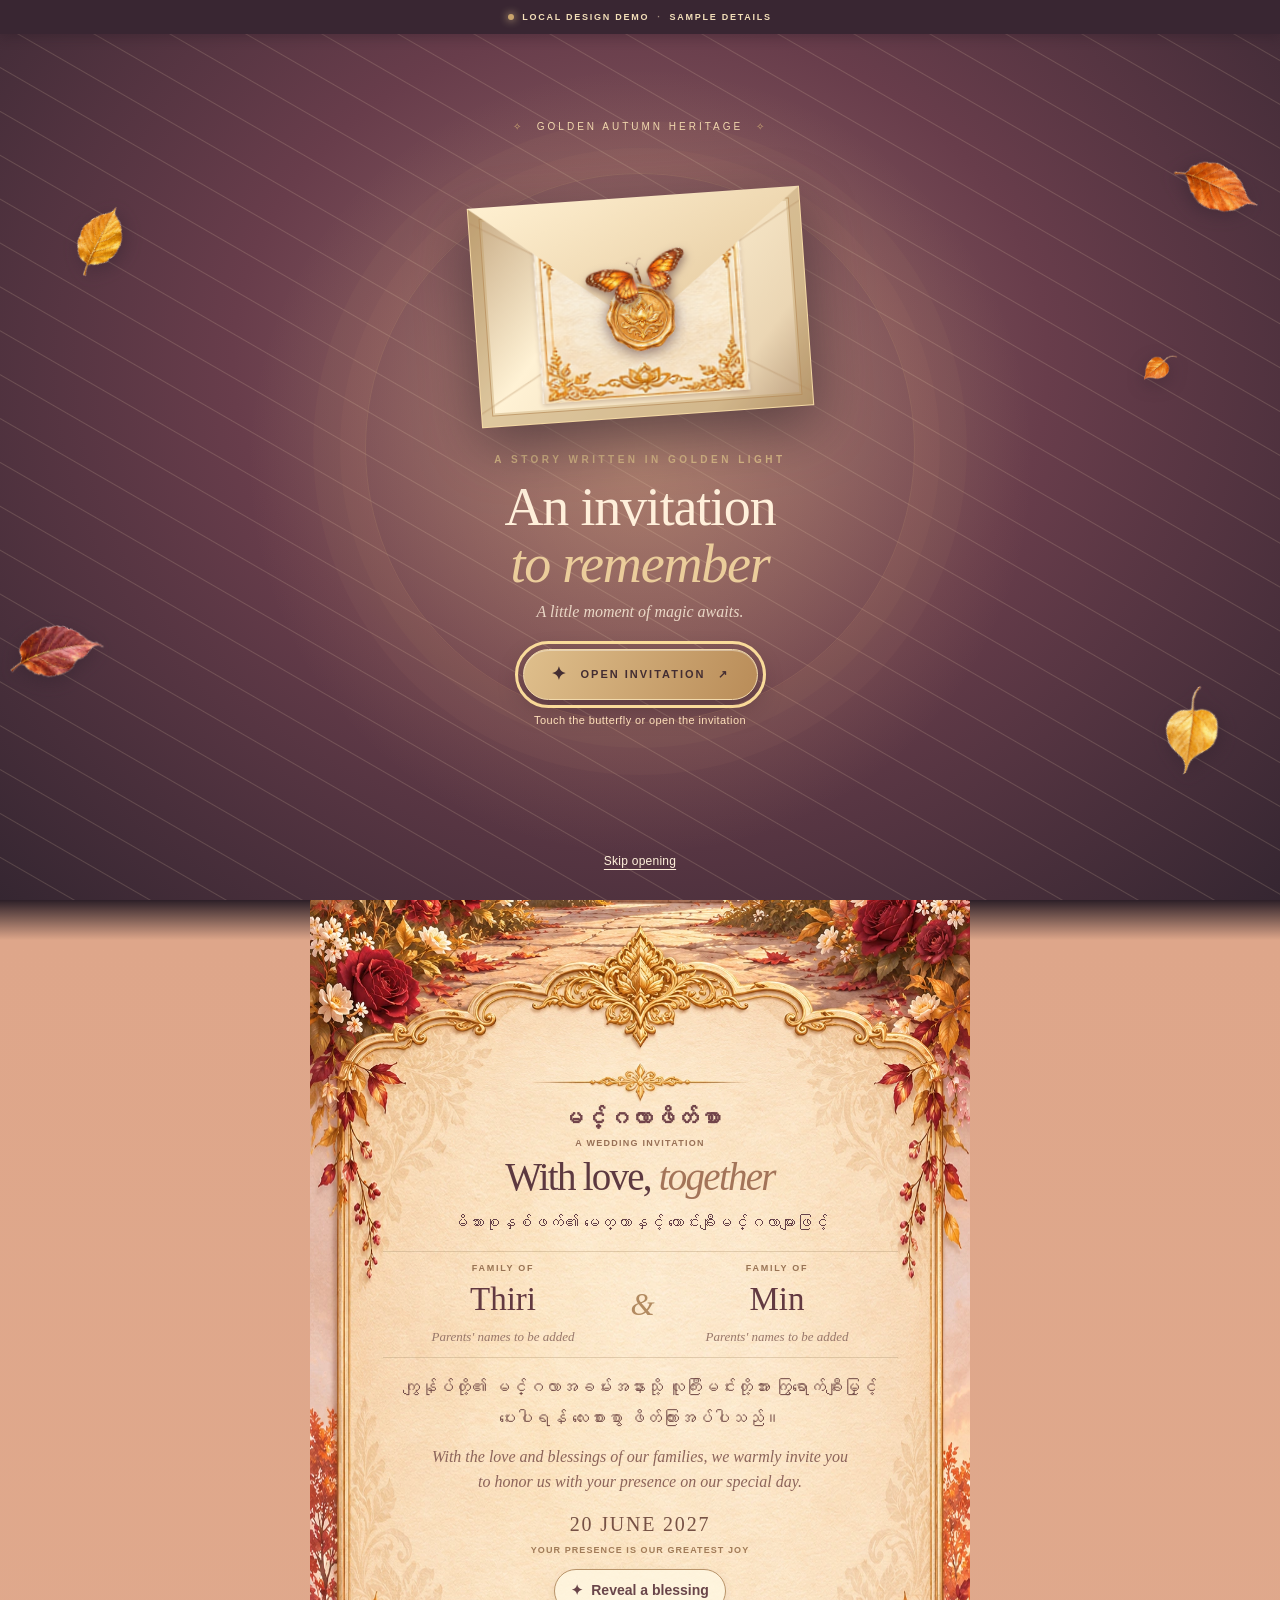
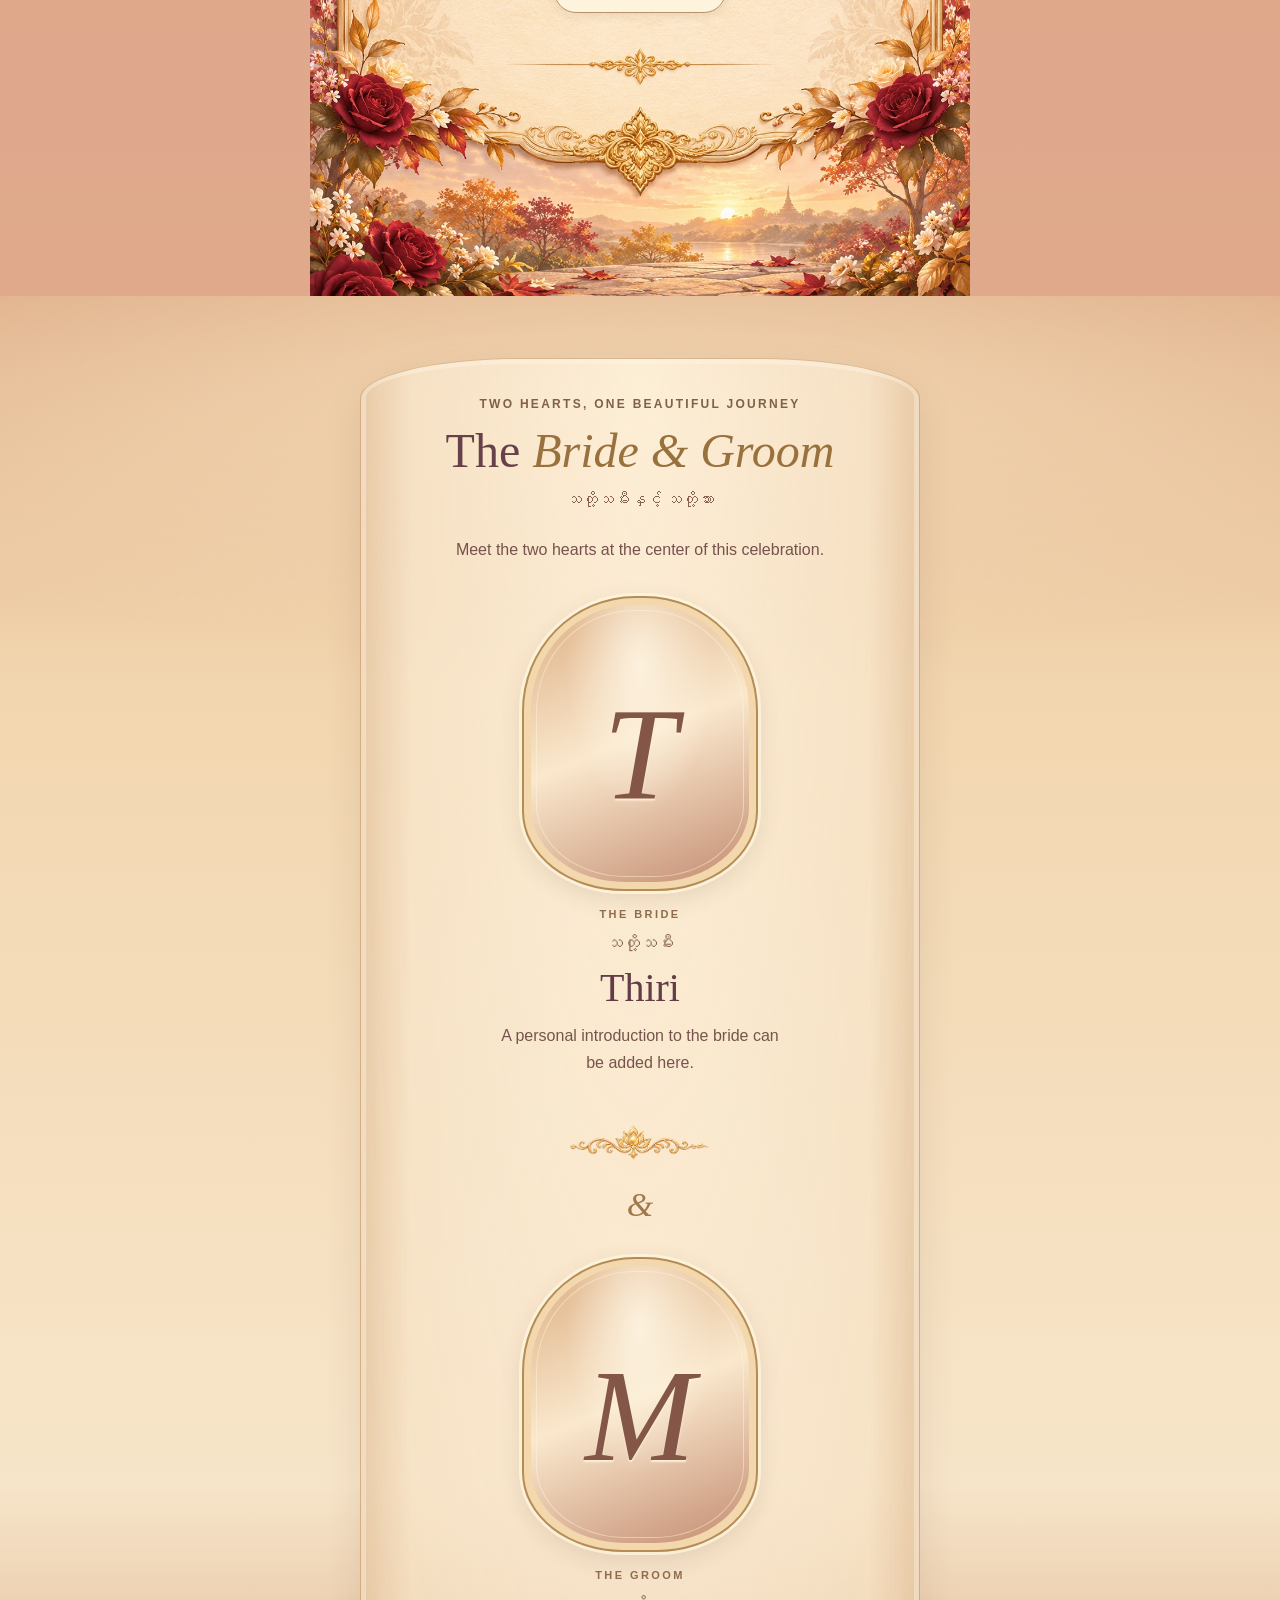
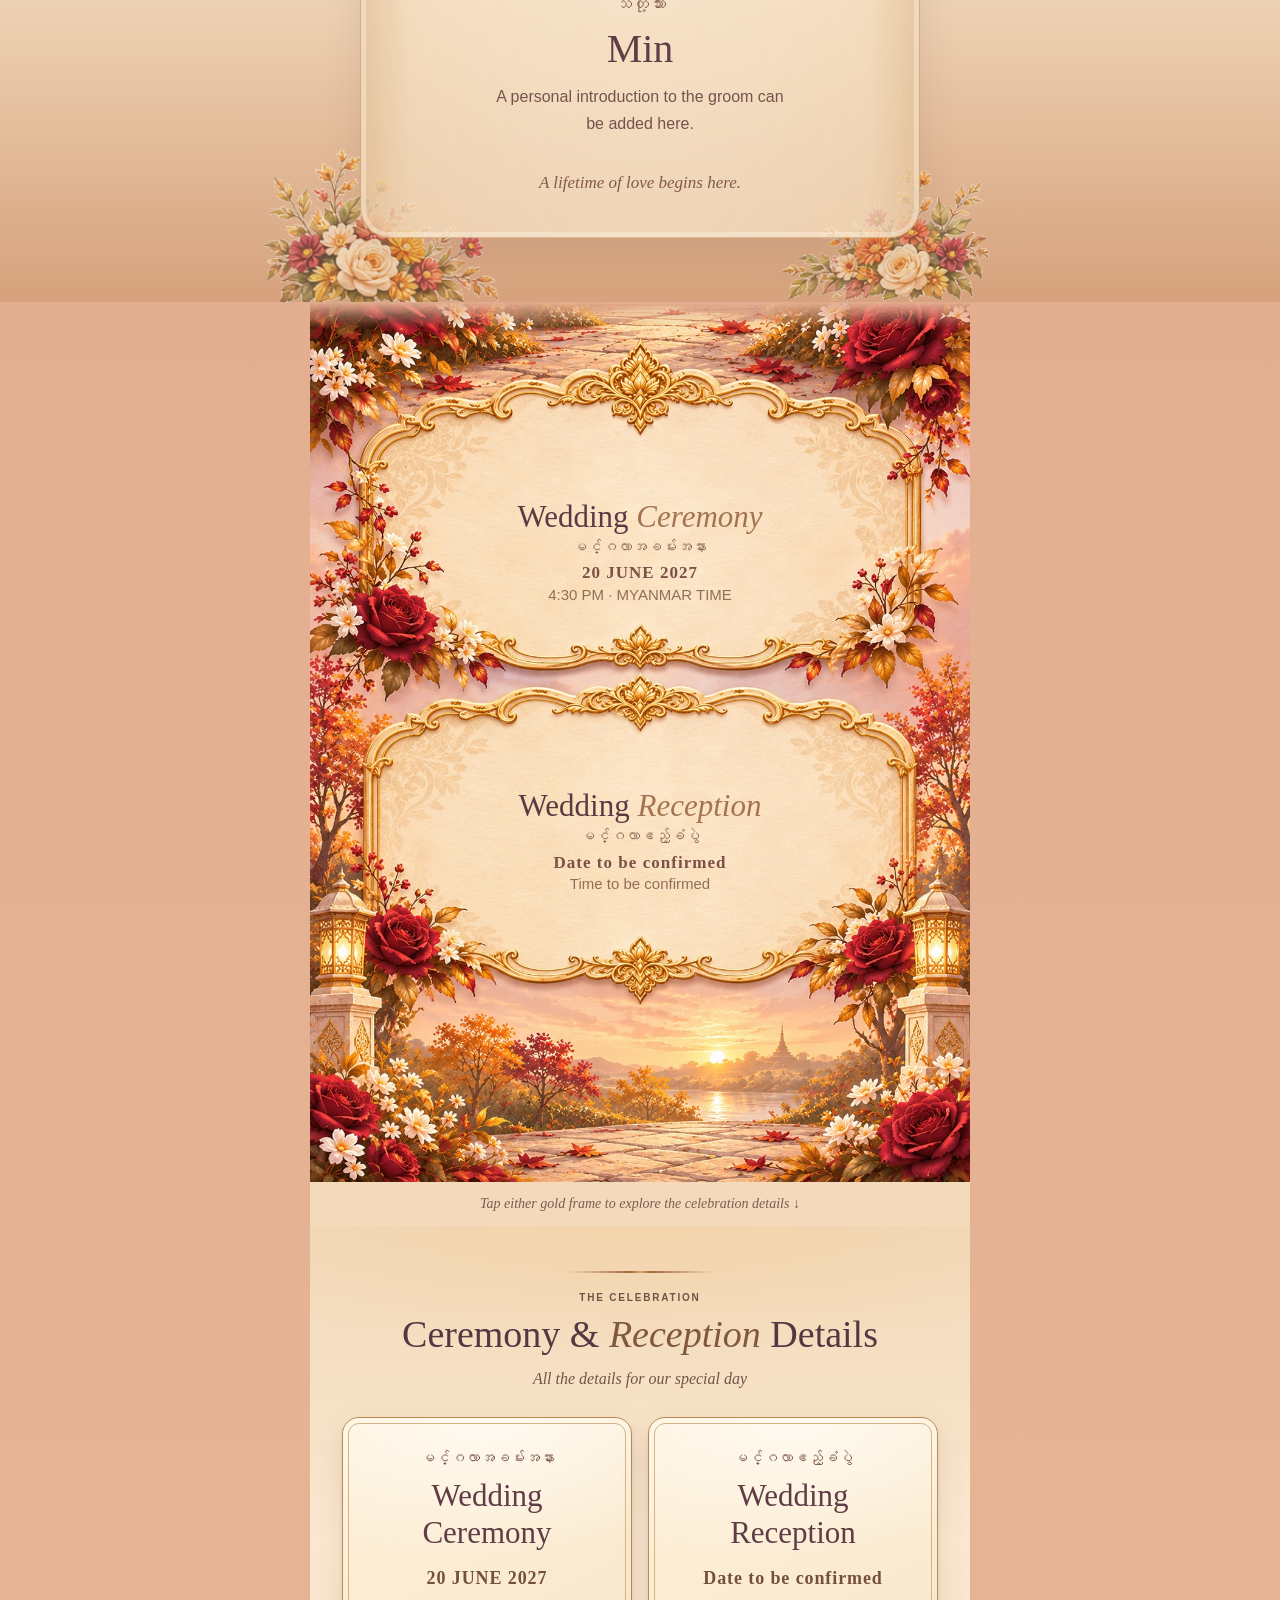
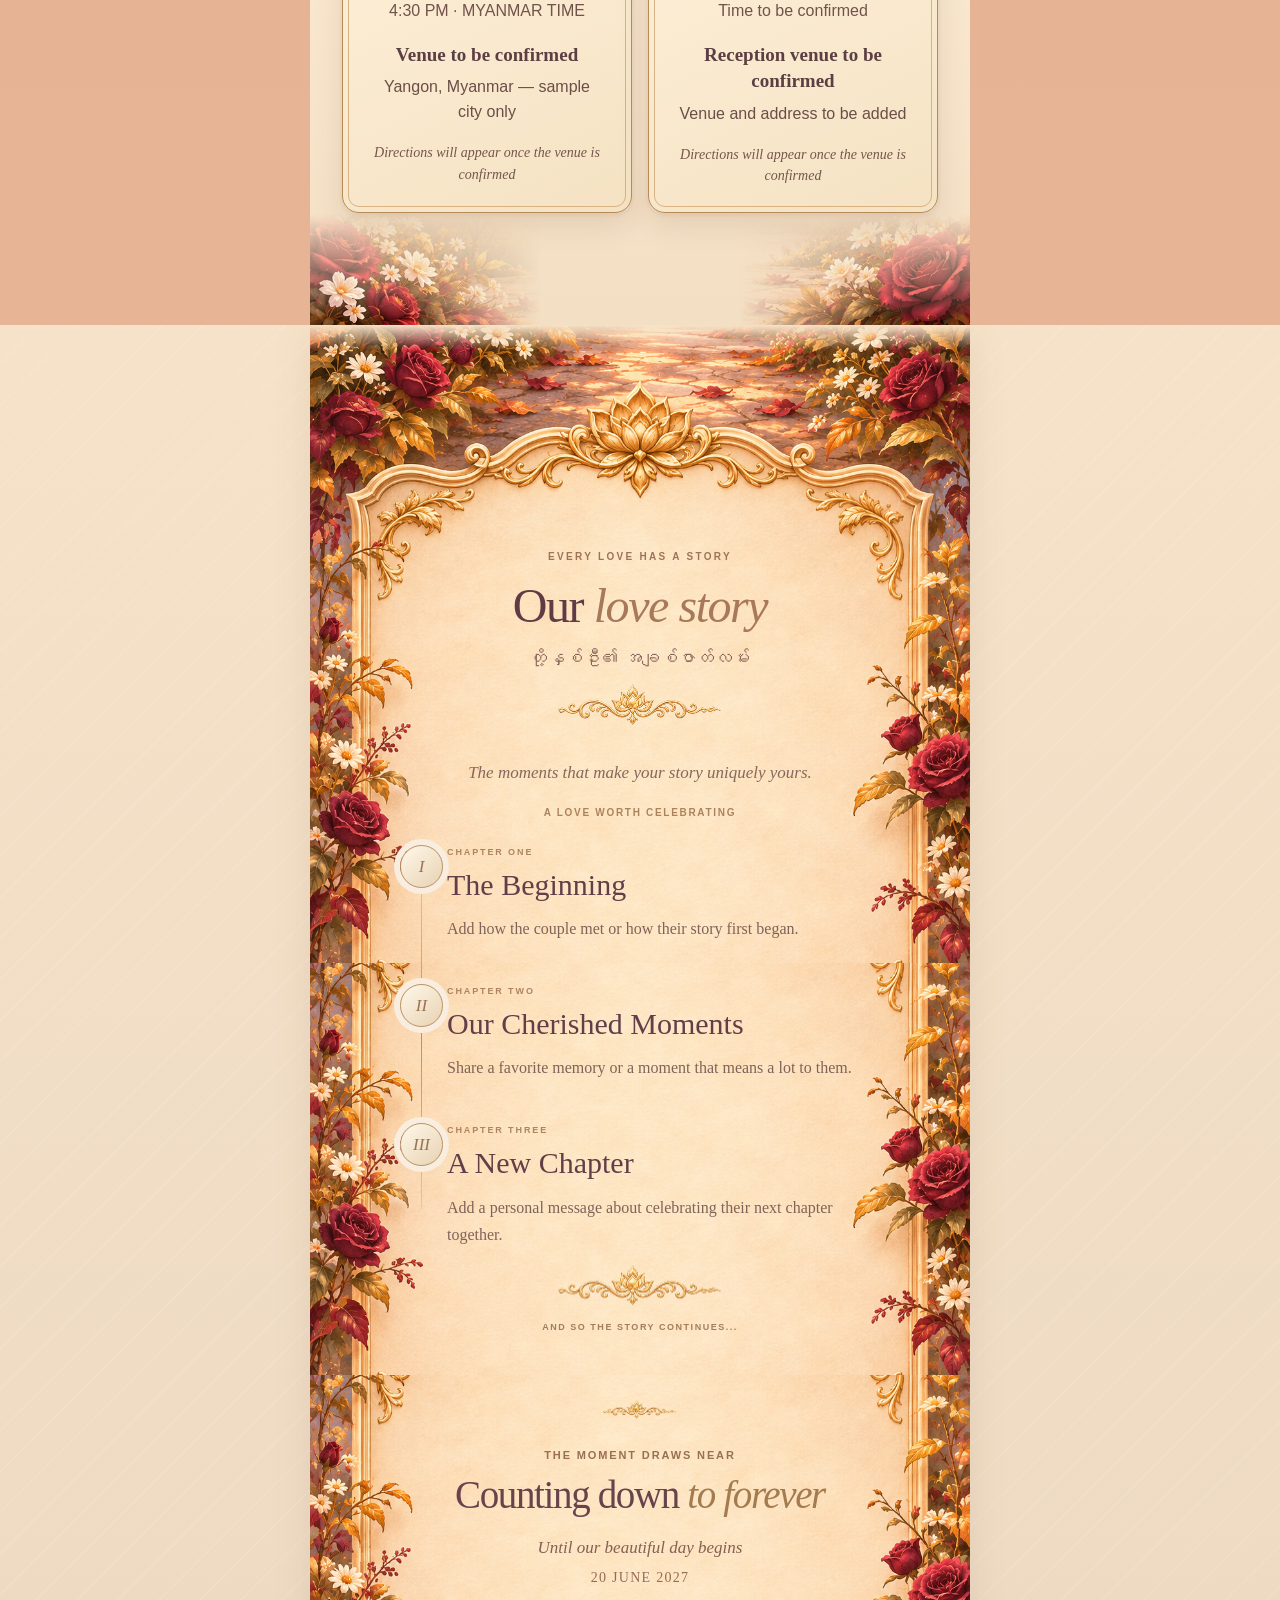
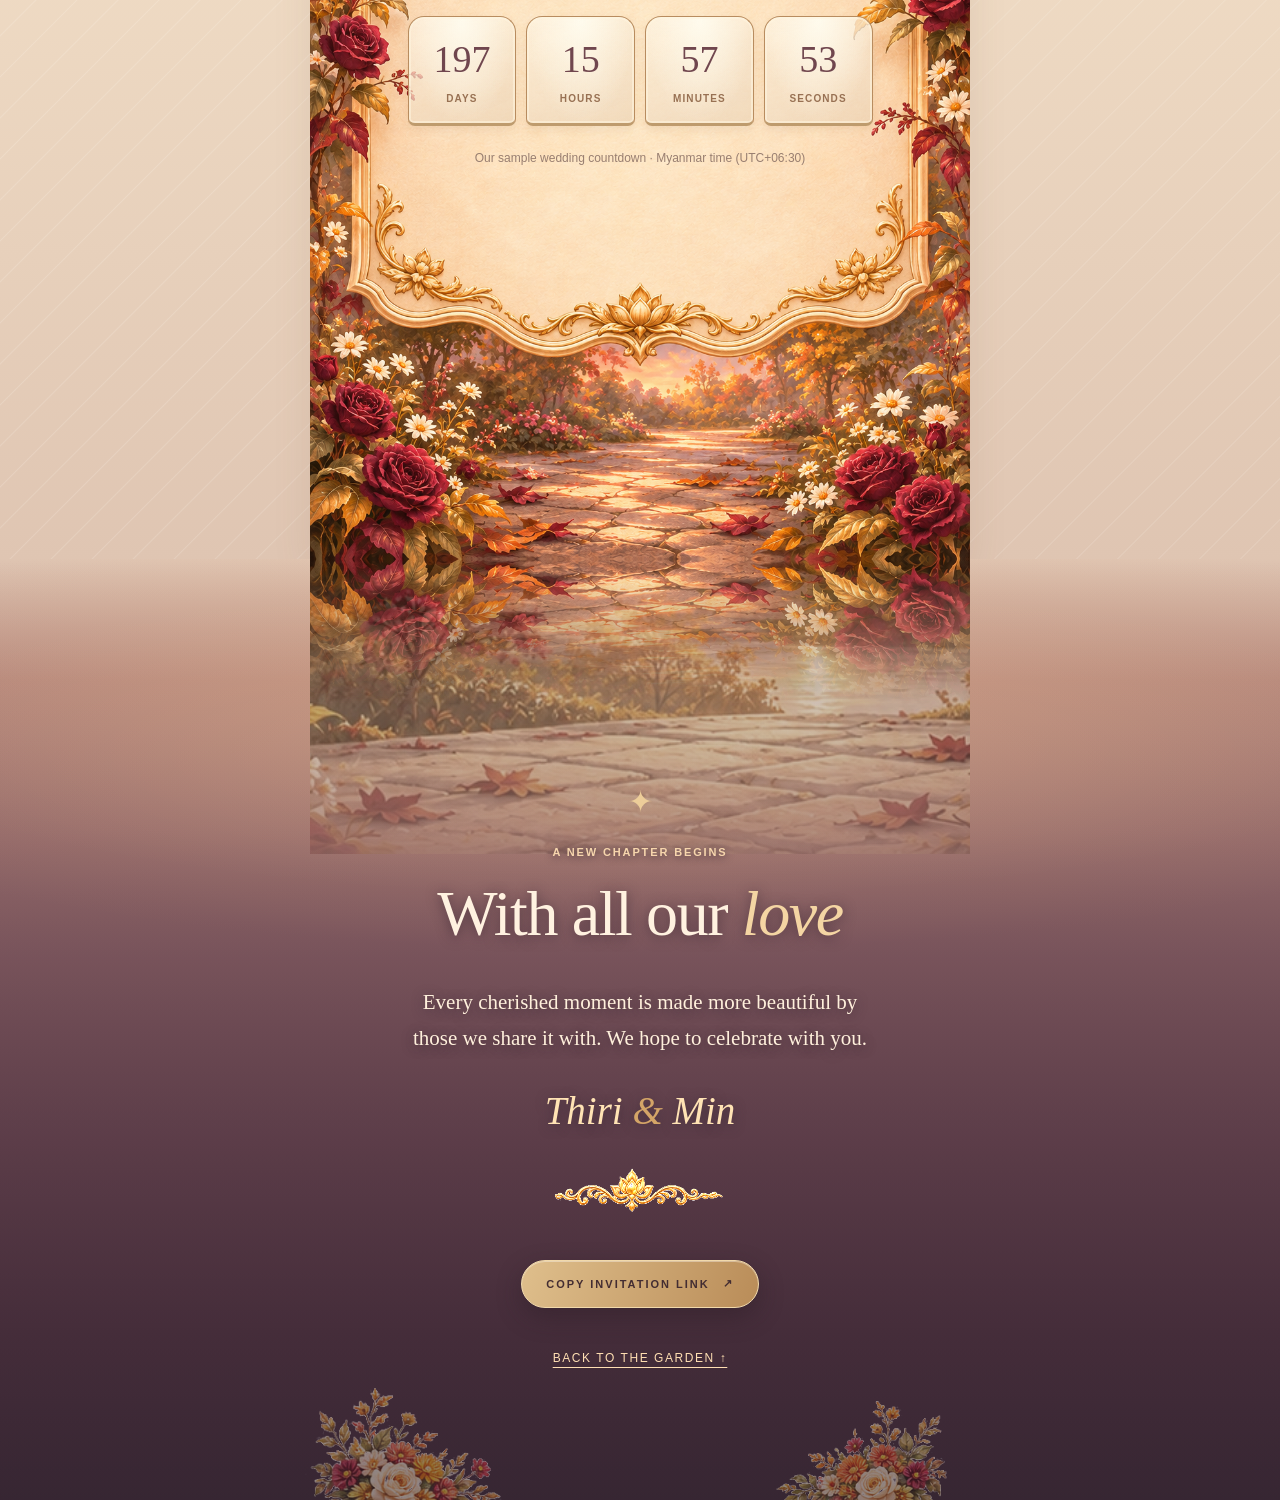
<file: index.html>
<!doctype html>
<html lang="en">
<head>
  <meta charset="utf-8" />
  <meta name="viewport" content="width=device-width, initial-scale=1, viewport-fit=cover" />
  <meta name="theme-color" content="#4d2f39" />
  <meta name="description" content="Golden Autumn Heritage — an interactive Myanmar-inspired wedding invitation prototype." />
  <title>Golden Autumn Heritage — Interactive Invitation Preview</title>
  <link rel="stylesheet" href="styles.css" />
  <link rel="stylesheet" href="artwork.css" />
  <link rel="stylesheet" href="invitation.css" />
  <link rel="stylesheet" href="events.css" />
  <link rel="stylesheet" href="events-art.css" />
  <link rel="stylesheet" href="story.css" />
  <link rel="stylesheet" href="hero-quality.css" />
  <link rel="stylesheet" href="flow-quality.css" />
  <link rel="stylesheet" href="event-reading.css" />
  <link rel="stylesheet" href="scene-motion.css" />
  <link rel="stylesheet" href="garden-ambient.css" />
  <link rel="stylesheet" href="skin-themes.css" />
  <link rel="stylesheet" href="story-art-v5.css" />
  <link rel="stylesheet" href="countdown-garden.css" />
  <link rel="stylesheet" href="closing-garden.css" />
  <link rel="stylesheet" href="story-closing-bridge.css" />
  <link rel="stylesheet" href="final-garden-polish.css" />
  <link rel="stylesheet" href="bride-groom.css" />
</head>
<body class="not-opened">
  <div class="demo-bar" aria-label="Prototype notice"><span class="demo-indicator"></span> LOCAL DESIGN DEMO <span class="demo-separator">·</span> SAMPLE DETAILS</div>

  <div class="cover" id="openingCover" role="dialog" aria-modal="true" aria-labelledby="openingTitle">
    <div class="cover-aura" aria-hidden="true"></div>
    <div class="cover-leaves" aria-hidden="true">
      <img src="23_leaf_golden_teak.png" class="cover-leaf c1" alt="" />
      <img src="24_leaf_copper_teak.png" class="cover-leaf c2" alt="" />
      <img src="25_leaf_burgundy_teak.png" class="cover-leaf c3" alt="" />
      <img src="26_leaf_golden_bodhi.png" class="cover-leaf c4" alt="" />
      <img src="27_leaf_orange_bodhi.png" class="cover-leaf c5" alt="" />
    </div>
    <div class="cover-topline"><span class="star">✧</span> <span class="skin-name">GOLDEN AUTUMN HERITAGE</span> <span class="star">✧</span></div>
    <button class="envelope" type="button" aria-label="Tap the butterfly to open the invitation">
      <span class="envelope-top"></span><span class="envelope-bottom"></span>
      <img class="opening-card-art" src="29_opening_invitation_card.png" alt="" />
      <span class="envelope-trim"></span>
      <span class="wax-seal"><img class="wax-seal-art" src="30_wax_seal.png" alt="" /></span>
      <span class="butterfly butterfly--cover" id="butterfly" aria-hidden="true">
        <img class="wing wing--left" src="21_butterfly_left_wing.png" alt="" />
        <img class="wing wing--right" src="22_butterfly_right_wing.png" alt="" />
        <img class="butterfly-body" src="20_butterfly_body.png" alt="" />
      </span>
    </button>
    <div class="cover-copy"><span class="overline">A STORY WRITTEN IN GOLDEN LIGHT</span><h1 id="openingTitle">An invitation<br /><em>to remember</em></h1><p>A little moment of magic awaits.</p></div>
    <button id="openInvitation" class="open-button" type="button"><span class="open-button-icon">✦</span> OPEN INVITATION <span aria-hidden="true">↗</span></button>
    <p class="cover-hint">Touch the butterfly or open the invitation</p>
    <button class="skip-button" id="skipOpening" type="button">Skip opening</button>
  </div>

  <main id="mainContent" inert>
    <section class="hero" id="home" aria-label="Welcome to the wedding invitation">
      <div class="hero-scene" aria-hidden="true">
        <!-- One cohesive master illustration; do not split the gateway, trees or flowers. -->
        <picture>
          <source type="image/webp" srcset="art/golden_autumn_heritage_master_v4.webp" />
          <img class="hero-master" src="art/golden_autumn_heritage_master_v4.png" alt="" width="853" height="1844" fetchpriority="high" decoding="async" />
        </picture>
        <!-- Only temporary leaves from the butterfly opening; not scroll/parallax layers. -->
        <div class="leaf-field" id="leafField"></div>
        <div class="garden-ambient" id="gardenAmbient" aria-hidden="true"></div>
      </div>
      <div class="hero-topline"><span>❦</span> <span class="skin-name">GOLDEN AUTUMN HERITAGE</span> <span>❦</span></div>
      <!-- Optional replayable magic: independent transparent butterfly, never
           animated scenery. Native button stays keyboard and touch accessible. -->
      <button class="hero-butterfly-button" id="heroButterfly" type="button"
              aria-label="Watch the butterfly take a short flight">
        <span class="hero-butterfly" aria-hidden="true">
          <img class="hero-butterfly-wing hero-butterfly-wing--left" src="21_butterfly_left_wing.png" alt="" width="39" height="58" loading="lazy" decoding="async" />
          <img class="hero-butterfly-wing hero-butterfly-wing--right" src="22_butterfly_right_wing.png" alt="" width="39" height="58" loading="lazy" decoding="async" />
          <img class="hero-butterfly-body" src="20_butterfly_body.png" alt="" width="26" height="63" loading="lazy" decoding="async" />
        </span>
        <span class="hero-butterfly-hint" aria-hidden="true">TAP FOR MAGIC</span>
      </button>

      <div class="hero-words" id="heroWords">
        <p class="hero-eyebrow">TOGETHER WITH THEIR FAMILIES</p>
        <p class="hero-smalltitle">THE WEDDING OF</p>
        <h2 tabindex="-1" id="heroTitle"><span data-name="first">Thiri</span><span class="ampersand">&</span><span data-name="second">Min</span></h2>
        <img src="31_gold_ornamental_divider.png" class="divider-art" alt="" />
        <p class="hero-date" data-date-text>20 JUNE 2027</p>
        <p class="hero-subtitle">A celebration of love, family & forever</p>
      </div>
      <a class="scroll-cue" href="#invitation" aria-label="Scroll to the invitation"><span>SCROLL TO EXPLORE</span><span class="scroll-line"></span></a>
    </section>

    <div class="garden-flow">
      <section class="content-section invitation-section" id="invitation" aria-labelledby="invitationTitle">
        <!-- One approved illustrated invitation master; the artwork is applied in CSS
             as a scalable nine-slice of the SAME image to protect ornate corners
             while allowing variable-length Burmese and English text. -->
        <article class="heritage-invitation" aria-label="Family wedding invitation">
          <div class="heritage-invitation-inner">
            <header class="invitation-section-intro">
              <p class="heritage-burmese-title" lang="my">မင်္ဂလာဖိတ်စာ</p>
              <p class="heritage-english-title">A WEDDING INVITATION</p>
              <h2 class="section-heading" id="invitationTitle">With love, <em>together</em></h2>
            </header>

            <p class="heritage-invitation-intro burmese" lang="my">
              မိသားစုနှစ်ဖက်၏ မေတ္တာနှင့် ကောင်းချီးမင်္ဂလာများဖြင့်
            </p>

            <div class="heritage-families" aria-label="The two families">
              <div class="heritage-family">
                <p class="heritage-family-label">FAMILY OF</p>
                <strong class="heritage-family-person" data-name="first">Thiri</strong>
                <span class="heritage-family-parents" data-family="first">Parents' names to be added</span>
              </div>
              <span class="heritage-family-join" aria-hidden="true">&amp;</span>
              <div class="heritage-family">
                <p class="heritage-family-label">FAMILY OF</p>
                <strong class="heritage-family-person" data-name="second">Min</strong>
                <span class="heritage-family-parents" data-family="second">Parents' names to be added</span>
              </div>
            </div>

            <p class="heritage-invitation-main burmese" lang="my">
              ကျွန်ုပ်တို့၏ မင်္ဂလာအခမ်းအနားသို့ လူကြီးမင်းတို့အား
              ကြွရောက်ချီးမြှင့်ပေးပါရန် လေးစားစွာ ဖိတ်ကြားအပ်ပါသည်။
            </p>
            <p class="heritage-invitation-translation">
              With the love and blessings of our families, we warmly invite you
              to honor us with your presence on our special day.
            </p>
            <p class="heritage-date" data-date-text>20 JUNE 2027</p>
            <p class="heritage-footer-note">YOUR PRESENCE IS OUR GREATEST JOY</p>
            <button class="heritage-blessing-button" id="blessingToggle" type="button"
                    aria-expanded="false" aria-controls="invitationBlessing">
              <span aria-hidden="true">✦</span> <span class="heritage-blessing-label">Reveal a blessing</span>
            </button>
            <div class="heritage-blessing" id="invitationBlessing" hidden>
              <p lang="my">မေတ္တာတရားနှင့် ပျော်ရွှင်မှုများ အမြဲပြည့်ဝပါစေ။</p>
              <p>May your days together be filled with love, joy and cherished memories.</p>
            </div>
          </div>
        </article>
        <p class="fine-print heritage-demo-note">Demo invitation: replace the couple, date and parents' names with confirmed details before sharing with guests.</p>
      </section>

      <section class="content-section couple-section" id="couple" aria-labelledby="coupleTitle">
        <div class="couple-section-inner">
          <p class="couple-eyebrow">TWO HEARTS, ONE BEAUTIFUL JOURNEY</p>
          <h2 class="couple-title" id="coupleTitle">The <em>Bride &amp; Groom</em></h2>
          <p class="couple-title-myanmar" lang="my">သတို့သမီးနှင့် သတို့သား</p>
          <p class="couple-intro">Meet the two hearts at the center of this celebration.</p>
          <div class="couple-people">
            <article class="couple-person" data-person="bride" aria-labelledby="brideName">
              <div class="couple-portrait-wrap">
                <div class="couple-portrait">
                  <span class="couple-portrait-letter" data-person-initial="bride" aria-hidden="true">T</span>
                  <img class="couple-portrait-photo" data-person-photo="bride"
                       alt="Bride portrait" loading="lazy" decoding="async" hidden />
                </div>
              </div>
              <p class="couple-person-role">THE BRIDE</p>
              <p class="couple-person-role-myanmar" lang="my">သတို့သမီး</p>
              <h3 class="couple-person-name" id="brideName" data-person-name="bride">Thiri</h3>
              <p class="couple-person-bio" data-person-bio="bride">A personal introduction to the bride can be added here.</p>
            </article>
            <div class="couple-join" aria-hidden="true">
              <img class="story-ornament" src="31_gold_ornamental_divider.png" alt="" loading="lazy" />
              <span>&amp;</span>
            </div>
            <article class="couple-person" data-person="groom" aria-labelledby="groomName">
              <div class="couple-portrait-wrap">
                <div class="couple-portrait">
                  <span class="couple-portrait-letter" data-person-initial="groom" aria-hidden="true">M</span>
                  <img class="couple-portrait-photo" data-person-photo="groom"
                       alt="Groom portrait" loading="lazy" decoding="async" hidden />
                </div>
              </div>
              <p class="couple-person-role">THE GROOM</p>
              <p class="couple-person-role-myanmar" lang="my">သတို့သား</p>
              <h3 class="couple-person-name" id="groomName" data-person-name="groom">Min</h3>
              <p class="couple-person-bio" data-person-bio="groom">A personal introduction to the groom can be added here.</p>
            </article>
          </div>
          <p class="couple-endnote">A lifetime of love begins here.</p>
        </div>
      </section>

      <section class="content-section details-section" id="details" aria-labelledby="detailsTitle">
        <h2 class="scene-accessible-title" id="detailsTitle">Wedding Ceremony &amp; Reception</h2>
        <!-- One complete illustration, with BOTH carved event frames painted into it.
             The verified original PNG is stored locally in art/ and has matching source hash. -->
        <div class="ceremony-master-scene">
          <picture>
            <source type="image/webp" srcset="art/section3_ceremony_reception_master.webp" />
            <img class="ceremony-master-art" src="art/section3_ceremony_reception_master.png" width="1086" height="1448" loading="lazy" decoding="async" alt="" />
          </picture>

          <!-- A visual summary on the original hand-painted frames. The entire
               actionable event information is presented in readable cards below. -->
          <div class="celebration-events" aria-hidden="true">
            <article class="celebration-event" data-event="ceremony">
              <div class="celebration-event-inner">
                <h3>Wedding <em>Ceremony</em></h3>
                <p class="celebration-event-myanmar" lang="my">မင်္ဂလာအခမ်းအနား</p>
                <time class="celebration-event-date" data-event-field="date">20 JUNE 2027</time>
                <p class="celebration-event-time" data-event-field="time">4:30 PM · MYANMAR TIME</p>
              </div>
            </article>
            <article class="celebration-event" data-event="reception">
              <div class="celebration-event-inner">
                <h3>Wedding <em>Reception</em></h3>
                <p class="celebration-event-myanmar" lang="my">မင်္ဂလာဧည့်ခံပွဲ</p>
                <time class="celebration-event-date" data-event-field="date">Date to be confirmed</time>
                <p class="celebration-event-time" data-event-field="time">Time to be confirmed</p>
              </div>
            </article>
          </div>
          <a class="event-panel-hotspot event-panel-hotspot--ceremony" href="#ceremonyDetails"
             aria-label="View full wedding ceremony information"></a>
          <a class="event-panel-hotspot event-panel-hotspot--reception" href="#receptionDetails"
             aria-label="View full wedding reception information"></a>
        </div>
        <p class="event-panel-hint">Tap either gold frame to explore the celebration details <span aria-hidden="true">↓</span></p>

        <div class="event-reading-section" aria-labelledby="eventReadingTitle">
          <p class="event-reading-eyebrow">THE CELEBRATION</p>
          <h3 id="eventReadingTitle" class="event-reading-title">Ceremony &amp; <em>Reception</em> Details</h3>
          <p class="event-reading-caption">All the details for our special day</p>
          <div class="event-reading-grid">
            <article class="event-reading-card" id="ceremonyDetails" data-event="ceremony" aria-labelledby="ceremonyTitle">
              <p class="event-reading-type" lang="my">မင်္ဂလာအခမ်းအနား</p>
              <h4 id="ceremonyTitle">Wedding Ceremony</h4>
              <time class="event-reading-date" data-event-field="date">20 JUNE 2027</time>
              <p class="event-reading-time" data-event-field="time">4:30 PM · MYANMAR TIME</p>
              <p class="event-reading-venue" data-event-field="venue">Venue to be confirmed</p>
              <p class="event-reading-address" data-event-field="address">Yangon, Myanmar — sample city only</p>
              <a class="event-reading-directions" data-event-link hidden target="_blank" rel="noopener noreferrer" aria-label="Open directions to the wedding ceremony venue">GET DIRECTIONS <span aria-hidden="true">↗</span></a>
              <p class="event-reading-pending" data-event-pending>Directions will appear once the venue is confirmed</p>
            </article>
            <article class="event-reading-card" id="receptionDetails" data-event="reception" aria-labelledby="receptionTitle">
              <p class="event-reading-type" lang="my">မင်္ဂလာဧည့်ခံပွဲ</p>
              <h4 id="receptionTitle">Wedding Reception</h4>
              <time class="event-reading-date" data-event-field="date">Date to be confirmed</time>
              <p class="event-reading-time" data-event-field="time">Time to be confirmed</p>
              <p class="event-reading-venue" data-event-field="venue">Reception venue to be confirmed</p>
              <p class="event-reading-address" data-event-field="address">Venue and address to be added</p>
              <a class="event-reading-directions" data-event-link hidden target="_blank" rel="noopener noreferrer" aria-label="Open directions to the reception venue">GET DIRECTIONS <span aria-hidden="true">↗</span></a>
              <p class="event-reading-pending" data-event-pending>Directions will appear once the venue is confirmed</p>
            </article>
          </div>
        </div>
        <p class="celebration-disclaimer">Sample celebration details only. Confirm all dates, times, and venues before sharing this invitation with guests.</p>
      </section>

      <section class="content-section countdown-section story-countdown-section" id="countdown" aria-labelledby="storyTitle">
        <!-- The source painting is a repeatable ornate frame: upper/lower
             crests remain proportional, floral sides tile, editable text grows. -->
        <div class="story-illustrated-frame" aria-label="Illustrated love-story garden">
          <div class="story-illustrated-body">
        <div class="story-intro">
          <p class="eyebrow">EVERY LOVE HAS A STORY</p>
          <h2 class="section-heading" id="storyTitle">Our <em>love story</em></h2>
          <p class="story-intro-burmese" lang="my">တို့နှစ်ဦး၏ အချစ်ဇာတ်လမ်း</p>
          <img class="story-ornament" src="31_gold_ornamental_divider.png" alt="" loading="lazy" />
        </div>

        <div class="story-paper" aria-label="Personalizable love story">
          <div class="story-paper-inner">
            <p class="story-lede" data-story-intro>The moments that make your story uniquely yours.</p>
            <img class="story-corner story-corner--tl" src="32_gold_corner_ornament.png" alt="" loading="lazy" />
            <img class="story-corner story-corner--tr" src="32_gold_corner_ornament.png" alt="" loading="lazy" />
            <p class="story-caption">A LOVE WORTH CELEBRATING</p>

            <div class="story-chapters">
              <article class="story-chapter">
                <span class="story-chapter-marker" aria-hidden="true">I</span>
                <div class="story-chapter-content">
                  <p class="story-chapter-kicker">CHAPTER ONE</p>
                  <h3 data-story-title="0">The Beginning</h3>
                  <p data-story-text="0">Add how the couple met or how their story first began.</p>
                </div>
              </article>
              <article class="story-chapter">
                <span class="story-chapter-marker" aria-hidden="true">II</span>
                <div class="story-chapter-content">
                  <p class="story-chapter-kicker">CHAPTER TWO</p>
                  <h3 data-story-title="1">Our Cherished Moments</h3>
                  <p data-story-text="1">Share a favorite memory or a moment that means a lot to them.</p>
                </div>
              </article>
              <article class="story-chapter">
                <span class="story-chapter-marker" aria-hidden="true">III</span>
                <div class="story-chapter-content">
                  <p class="story-chapter-kicker">CHAPTER THREE</p>
                  <h3 data-story-title="2">A New Chapter</h3>
                  <p data-story-text="2">Add a personal message about celebrating their next chapter together.</p>
                </div>
              </article>
            </div>
            <img class="story-ornament story-paper-ornament" src="31_gold_ornamental_divider.png" alt="" loading="lazy" />
            <p class="story-endnote">AND SO THE STORY CONTINUES...</p>
            <img class="story-corner story-corner--bl" src="32_gold_corner_ornament.png" alt="" loading="lazy" />
            <img class="story-corner story-corner--br" src="32_gold_corner_ornament.png" alt="" loading="lazy" />
          </div>
        </div>

        <!-- The countdown belongs to the same illustrated garden parchment.
             Placing it before the bottom ornament keeps a single environment
             without introducing a second painted scenery seam. -->
        <div class="countdown-panel" aria-labelledby="countdownTitle">
          <img class="story-ornament countdown-ornament" src="31_gold_ornamental_divider.png" alt="" loading="lazy" />
          <p class="eyebrow">THE MOMENT DRAWS NEAR</p>
          <h2 class="section-heading" id="countdownTitle">Counting down <em>to forever</em></h2>
          <p class="countdown-intro" id="countdownStatus">Until our beautiful day begins</p>
          <p class="countdown-date" data-date-text>20 JUNE 2027</p>
          <div class="countdown-grid" role="timer" aria-label="Time remaining until the sample wedding date">
            <div class="countdown-box"><strong id="days">--</strong><span>DAYS</span></div>
            <div class="countdown-box"><strong id="hours">--</strong><span>HOURS</span></div>
            <div class="countdown-box"><strong id="minutes">--</strong><span>MINUTES</span></div>
            <div class="countdown-box"><strong id="seconds">--</strong><span>SECONDS</span></div>
          </div>
          <p class="countdown-footnote">Our sample wedding countdown · Myanmar time (UTC+06:30)</p>
        </div>
          </div><!-- /story-illustrated-body -->
        </div><!-- /story-illustrated-frame -->
        <p class="fine-print story-disclaimer">Love story text and date are demonstration placeholders. Replace them with details approved by the couple before sharing.</p>
      </section>

      <section class="content-section closing-section" id="closing" aria-labelledby="closingTitle">
        <!-- Use the approved lower garden scene as dusk artwork; decorative
             overlays never capture taps or obscure the live closing text. -->
        <!-- Extend the exact last painted edge of the storybook into the
             farewell; this overlay has no document height or interactions. -->
        <div class="closing-edge-continuation" aria-hidden="true"></div>
        <div class="closing-garden-horizon" aria-hidden="true"></div>
        <div class="closing-garden-haze" aria-hidden="true"></div>
        <div class="closing-floral closing-floral--left" aria-hidden="true"></div>
        <div class="closing-floral closing-floral--right" aria-hidden="true"></div>
        <div class="closing-ornament">✦</div>
        <p class="eyebrow">A NEW CHAPTER BEGINS</p>
        <h2 class="section-heading" id="closingTitle">With all our <em>love</em></h2>
        <p class="closing-body">Every cherished moment is made more beautiful by those we share it with. We hope to celebrate with you.</p>
        <p class="closing-signature"><span class="closing-name" data-name="first">Thiri</span> <span aria-hidden="true">&amp;</span> <span class="closing-name" data-name="second">Min</span></p>
        <img src="31_gold_ornamental_divider.png" class="divider-art" alt="" />
        <button type="button" class="open-button share-button" id="shareButton">COPY INVITATION LINK <span aria-hidden="true">↗</span></button>
        <a class="back-to-top" href="#home">BACK TO THE GARDEN ↑</a>
      </section>
    </div>
  </main>
  <div class="toast" id="toast" role="status" aria-live="polite"></div>
  <script src="wedding-config.js" defer></script>
  <script src="share-link.js" defer></script>
  <script src="app.js" defer></script>
  <script src="skin-packs.js" defer></script>
  <script src="skin-loader.js" defer></script>
  <script src="scene-motion.js" defer></script>
  <script src="garden-ambient.js" defer></script>
</body>
</html>
</file>
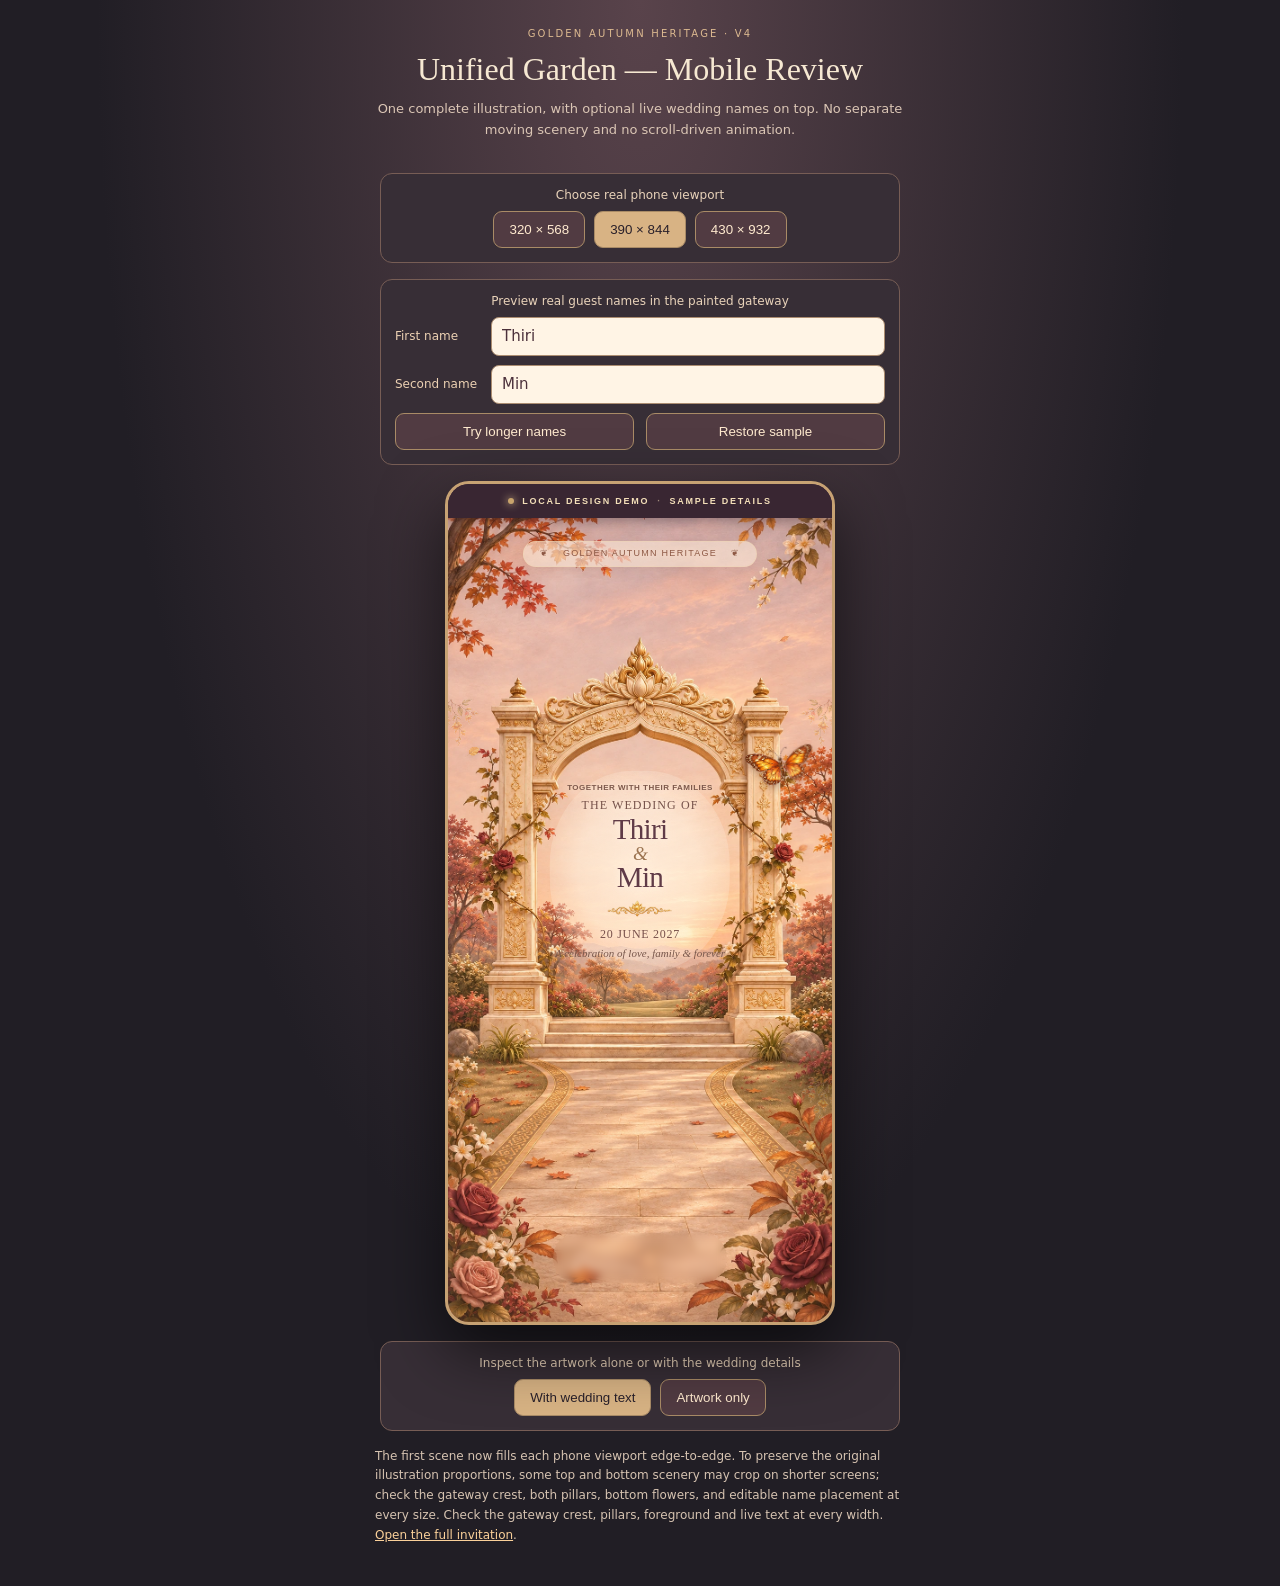
<file: art-review.html>
<!doctype html>
<html lang="en">
<head>
<meta charset="utf-8">
<meta name="viewport" content="width=device-width,initial-scale=1">
<title>Golden Autumn Heritage — Single-Image Hero Review</title>
<style>
:root{font-family:system-ui,-apple-system,"Segoe UI",Arial,sans-serif;color-scheme:dark}
*{box-sizing:border-box}
body{margin:0;color:#f6e8d2;background:radial-gradient(ellipse at top,#59434b,#211e25 60%);min-height:100vh}
header{text-align:center;padding:28px 16px 12px}
.eyebrow{font-size:10px;letter-spacing:.22em;color:#dcb990}
h1{font:normal clamp(23px,5vw,32px)/1.25 Georgia,serif;margin:10px auto}
header p{max-width:560px;line-height:1.6;margin:8px auto;color:#dbc6b5;font-size:13px}
main{display:flex;flex-direction:column;align-items:center;padding:12px 12px 40px;gap:16px}
.preview{width:390px;height:844px;max-width:calc(100vw - 32px);position:relative;background:#dbab96;border:3px solid #c7a273;border-radius:24px;overflow:hidden;box-shadow:0 25px 65px #0009}
.preview iframe{display:block;width:100%;height:100%;border:0;background:#dbab96}
.controls{width:min(520px,100%);background:#372e36;border:1px solid #775d55;padding:14px;border-radius:12px;display:flex;flex-wrap:wrap;gap:9px;align-items:center;justify-content:center}
.controls span{flex:1 0 100%;text-align:center;color:#e9d3ba;font-size:12px}
button{border:1px solid #a98b66;border-radius:9px;background:#513b42;color:#ffeacf;padding:10px 15px;cursor:pointer}
button[aria-pressed="true"]{background:#d8b384;color:#29202a}
button:focus-visible,input:focus-visible{outline:2px solid #fff2c2;outline-offset:3px}
.name-controls{gap:9px 12px;text-align:left}
.name-controls label{font-size:12px;color:#ecd1b3;min-width:84px}
.name-controls input{flex:1 1 calc(100% - 108px);min-width:0;min-height:39px;padding:8px 10px;border:1px solid #ab8c70;border-radius:8px;background:#fff4e5;color:#4b303a;font:15px system-ui,sans-serif}
.name-controls button{flex:1 1 145px}

.note{max-width:530px;font-size:12px;color:#d6c3b1;line-height:1.65;margin:0}
a{color:#fbd19a}
</style>
</head>
<body>
<header>
<div class="eyebrow">GOLDEN AUTUMN HERITAGE · V4</div>
<h1>Unified Garden — Mobile Review</h1>
<p>One complete illustration, with optional live wedding names on top.
No separate moving scenery and no scroll-driven animation.</p>
</header>
<main>
<div class="controls" role="group" aria-label="Screen size">
 <span>Choose real phone viewport</span>
 <button type="button" data-width="320" data-height="568" aria-pressed="false">320 × 568</button>
 <button type="button" data-width="390" data-height="844" aria-pressed="true">390 × 844</button>
 <button type="button" data-width="430" data-height="932" aria-pressed="false">430 × 932</button>
</div>
<div class="controls name-controls" aria-label="Editable sample couple names">
 <span>Preview real guest names in the painted gateway</span>
 <label for="previewFirstName">First name</label>
 <input id="previewFirstName" type="text" maxlength="40" value="Thiri" autocomplete="off" />
 <label for="previewSecondName">Second name</label>
 <input id="previewSecondName" type="text" maxlength="40" value="Min" autocomplete="off" />
 <button type="button" id="longNames">Try longer names</button>
 <button type="button" id="resetNames">Restore sample</button>
</div>
<div class="preview" id="preview">
 <iframe id="heroFrame" src="./index.html?heroPreview=1#home" title="Full unified hero with the wedding names" loading="eager"></iframe>
</div>
<div class="controls" role="group" aria-label="Artwork and text display">
 <span>Inspect the artwork alone or with the wedding details</span>
 <button type="button" id="withText" aria-pressed="true">With wedding text</button>
 <button type="button" id="artOnly" aria-pressed="false">Artwork only</button>
</div>
<p class="note">The first scene now fills each phone viewport edge-to-edge. To preserve the original illustration proportions, some top and bottom scenery may crop on shorter screens; check the gateway crest, both pillars, bottom flowers, and editable name placement at every size. Check the gateway crest, pillars, foreground and live text at every width. <a href="./index.html">Open the full invitation</a>.</p>
</main>
<script>
'use strict';
const panel=document.getElementById('preview');
const frame=document.getElementById('heroFrame');
const widths=[...document.querySelectorAll('[data-width]')];
const firstInput=document.getElementById('previewFirstName');
const secondInput=document.getElementById('previewSecondName');
function applyNames(){
 // The iframe is same-origin; alter only its live text nodes for preview.
 // The illustrated artwork and the wedding configuration remain untouched.
 const doc=frame.contentDocument;
 if(!doc)return;
 for(const [kind,value] of [['first',firstInput.value.trim()||'Thiri'],['second',secondInput.value.trim()||'Min']]){
   doc.querySelectorAll('[data-name="'+kind+'"]').forEach(node=>{node.textContent=value;});
 }
}
frame.addEventListener('load',applyNames);
firstInput.addEventListener('input',applyNames);
secondInput.addEventListener('input',applyNames);
document.getElementById('longNames').addEventListener('click',()=>{
 firstInput.value='Mya Thazin Aung';
 secondInput.value='Min Khant Kyaw';
 applyNames();
});
document.getElementById('resetNames').addEventListener('click',()=>{
 firstInput.value='Thiri';
 secondInput.value='Min';
 applyNames();
});
const withText=document.getElementById('withText');
const artOnly=document.getElementById('artOnly');
widths.forEach(button=>button.addEventListener('click',()=>{
 const w=Number(button.dataset.width);
 panel.style.width=Math.min(w,window.innerWidth-32)+'px';
 panel.style.height=button.dataset.height+'px';
 widths.forEach(b=>b.setAttribute('aria-pressed',String(b===button)));
}));
function setArtworkOnly(isArtOnly){
 frame.src=isArtOnly?'./index.html?artReview=1#home':'./index.html?heroPreview=1#home';
 artOnly.setAttribute('aria-pressed',String(isArtOnly));
 withText.setAttribute('aria-pressed',String(!isArtOnly));
}
withText.addEventListener('click',()=>setArtworkOnly(false));
artOnly.addEventListener('click',()=>setArtworkOnly(true));
</script>
</body>
</html>
</file>
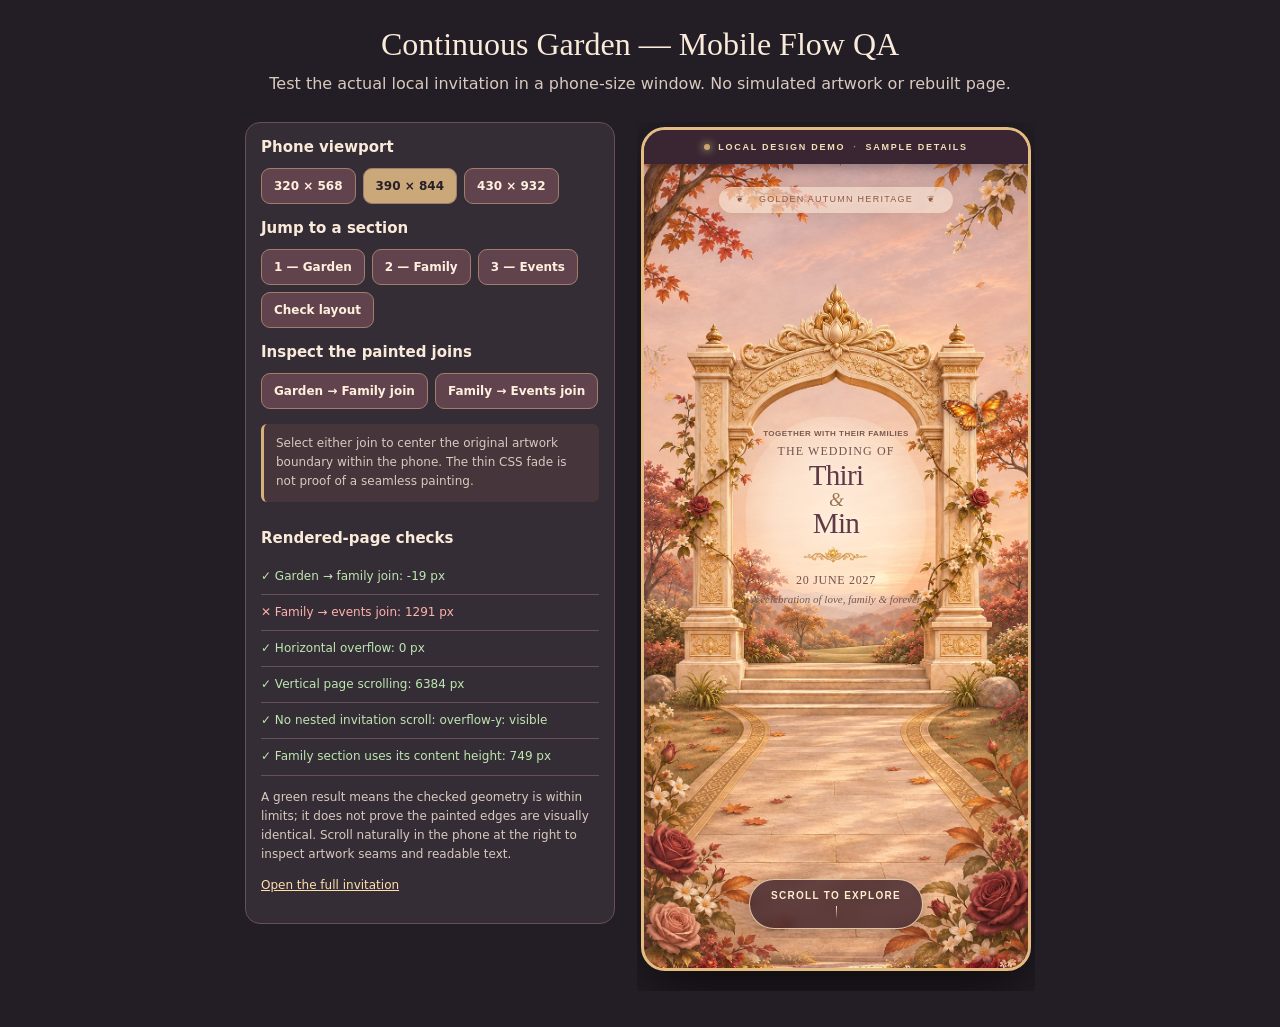
<file: flow-review.html>
<!doctype html>
<html lang="en">
<head>
  <meta charset="utf-8">
  <meta name="viewport" content="width=device-width,initial-scale=1">
  <title>Golden Autumn Heritage — Continuous Scroll QA</title>
  <style>
    :root{color-scheme:dark;font-family:system-ui,-apple-system,"Segoe UI",Arial,sans-serif}
    *{box-sizing:border-box}
    body{margin:0;background:#231e25;color:#faead9}
    header{padding:25px 18px 15px;text-align:center}
    h1{font:normal clamp(23px,4vw,32px)/1.2 Georgia,serif;margin:0 0 8px}
    header p{color:#d9c9bf;line-height:1.6;margin:0}
    .workspace{display:flex;flex-wrap:wrap;align-items:flex-start;justify-content:center;gap:22px;padding:10px 16px 36px}
    .controls{background:#352d35;border:1px solid #6a5052;border-radius:15px;padding:15px;flex:0 1 370px;min-width:min(100%,280px)}
    h2{font-size:15px;margin:0 0 12px}
    .note{color:#d9c9bf;font-size:12px;line-height:1.6}
    .buttons{display:flex;gap:7px;flex-wrap:wrap;margin:9px 0 15px}
    button{background:#61434d;color:#fff0de;border:1px solid #a17d6c;padding:10px 12px;border-radius:9px;font:600 12px system-ui;cursor:pointer}
    button:hover,button[aria-pressed=true]{background:#cba879;color:#281f29}
    button:focus-visible{outline:3px solid #fff4bf;outline-offset:3px}
    .device-wrap{max-width:100%;overflow:auto;padding:5px 4px 20px}
    iframe{display:block;width:390px;height:844px;max-width:none;border:3px solid #e5bc83;border-radius:24px;background:#e6b69b;box-shadow:0 24px 64px #0009}
    .measurements{list-style:none;padding:0;margin:0 0 12px}
    .measurements li{font-size:12px;line-height:1.6;padding:8px 0;border-bottom:1px solid #67505b}
    .pass{color:#bde7b1}.fail{color:#ffb1ae}.pending{color:#d7bca3}
    button[aria-current="location"]{box-shadow:inset 0 0 0 2px #f8dcb0;background:#78525b}
    .seam-note{padding:10px 12px;background:#46353a;border-left:3px solid #d7b17a;border-radius:6px}

    code{color:#ffe8ba;overflow-wrap:anywhere}
    a{color:#ffdfab}
  </style>
</head>
<body>
  <header>
    <h1>Continuous Garden — Mobile Flow QA</h1>
    <p>Test the actual local invitation in a phone-size window. No simulated artwork or rebuilt page.</p>
  </header>
  <div class="workspace">
    <aside class="controls" aria-label="Mobile review controls">
      <h2>Phone viewport</h2>
      <div class="buttons" role="group" aria-label="Select phone dimensions">
        <button type="button" data-width="320" data-height="568" aria-pressed="false">320 × 568</button>
        <button type="button" data-width="390" data-height="844" aria-pressed="true">390 × 844</button>
        <button type="button" data-width="430" data-height="932" aria-pressed="false">430 × 932</button>
      </div>
      <h2>Jump to a section</h2>
      <div class="buttons" role="group" aria-label="Jump inside the phone preview">
        <button type="button" data-target="home">1 — Garden</button>
        <button type="button" data-target="invitation">2 — Family</button>
        <button type="button" data-target="details">3 — Events</button>
        <button type="button" id="runChecks">Check layout</button>
      </div>
      <h2>Inspect the painted joins</h2>
      <div class="buttons" role="group" aria-label="Inspect where the artwork sections meet">
        <button type="button" data-seam="home:invitation">Garden → Family join</button>
        <button type="button" data-seam="invitation:details">Family → Events join</button>
      </div>
      <p class="note seam-note" id="seamNote" aria-live="polite">Select either join to center the original artwork boundary within the phone. The thin CSS fade is not proof of a seamless painting.</p>
      <div class="buttons">
      </div>
      <h2>Rendered-page checks</h2>
      <ul class="measurements" id="results" aria-live="polite">
        <li class="pending">Loading the website…</li>
      </ul>
      <p class="note">A green result means the checked geometry is within limits; it does not prove the painted edges are visually identical. Scroll naturally in the phone at the right to inspect artwork seams and readable text.</p>
      <p class="note"><a href="./index.html?heroPreview=1#home">Open the full invitation</a></p>
    </aside>
    <div class="device-wrap">
      <iframe title="Golden Autumn Heritage mobile scroll preview" id="phone"
        src="./index.html?heroPreview=1#home" loading="eager"></iframe>
    </div>
  </div>
  <script>
    'use strict';
    const frame=document.getElementById('phone');
    const results=document.getElementById('results');
    const sizeButtons=[...document.querySelectorAll('[data-width]')];
    const label=(good,words,measure)=>'<li class="'+(good?'pass':'fail')+'">'+(good?'✓ ':'✕ ')+words+': '+measure+'</li>';
    function check(){
      try{
        const win=frame.contentWindow,doc=win.document;
        if(!doc.querySelector('.hero-master'))throw new Error('Waiting for the website');
        const home=doc.getElementById('home'),invitation=doc.getElementById('invitation'),details=doc.getElementById('details');
        if(!home||!invitation||!details)throw new Error('One or more sections are missing');
        const pageY=node=>node.getBoundingClientRect().top+win.scrollY;
        const pageBottom=node=>node.getBoundingClientRect().bottom+win.scrollY;
        const gap12=Math.round(pageY(invitation)-pageBottom(home));
        const gap23=Math.round(pageY(details)-pageBottom(invitation));
        const docWidth=Math.max(doc.documentElement.scrollWidth,doc.body.scrollWidth);
        const horizontalOverflow=Math.max(0,docWidth-win.innerWidth);
        const totalHeight=doc.documentElement.scrollHeight;
        const style=win.getComputedStyle(invitation);
        const nested=win.getComputedStyle(doc.querySelector('.heritage-invitation-inner')).overflowY;
        const naturalHeight=style.height==='auto'||Math.abs(invitation.scrollHeight-invitation.getBoundingClientRect().height)<2;
        const checks=[
          label(Math.abs(gap12)<=42,'Garden → family join',gap12+' px'),
          label(Math.abs(gap23)<=42,'Family → events join',gap23+' px'),
          label(horizontalOverflow<=2,'Horizontal overflow',horizontalOverflow+' px'),
          label(totalHeight>win.innerHeight,'Vertical page scrolling',totalHeight+' px'),
          label(nested!=='auto'&&nested!=='scroll','No nested invitation scroll','overflow-y: '+nested),
          label(naturalHeight,'Family section uses its content height',Math.round(invitation.getBoundingClientRect().height)+' px')
        ];
        results.innerHTML=checks.join('');
      }catch(error){results.innerHTML='<li class="pending">'+String(error.message).replace(/[<>&]/g,'')+'</li>';}
    }
    function afterLayout(){frame.contentWindow.requestAnimationFrame(()=>frame.contentWindow.requestAnimationFrame(check));}
    frame.addEventListener('load',()=>{afterLayout();frame.contentWindow.addEventListener('resize',afterLayout);});
    sizeButtons.forEach(button=>button.addEventListener('click',()=>{
      frame.style.width=button.dataset.width+'px';
      frame.style.height=button.dataset.height+'px';
      sizeButtons.forEach(b=>b.setAttribute('aria-pressed',String(b===button)));
      setTimeout(check,150);
    }));
    document.querySelectorAll('[data-target]').forEach(button=>button.addEventListener('click',()=>{
      const target=frame.contentDocument.getElementById(button.dataset.target);
      target?.scrollIntoView({behavior:'smooth',block:'start'});
      setTimeout(check,450);
    }));
    const seamNote=document.getElementById('seamNote');
    document.querySelectorAll('[data-seam]').forEach(button=>button.addEventListener('click',()=>{
      try{
        const win=frame.contentWindow;
        const [beforeId,afterId]=button.dataset.seam.split(':');
        const before=win.document.getElementById(beforeId);
        const after=win.document.getElementById(afterId);
        if(!before||!after)throw Error('Artwork section missing');
        // Center the REAL painted section boundary; do not alter scroll
        // snapping, image positions, the approved pixels or wedding details.
        const midpoint=(before.getBoundingClientRect().bottom+
                        after.getBoundingClientRect().top)/2+win.scrollY;
        const y=Math.max(0,midpoint-win.innerHeight*.48);
        win.scrollTo({top:y,behavior:'instant'});
        document.querySelectorAll('[data-seam]').forEach(b=>
          b.setAttribute('aria-current',b===button?'location':'false'));
        seamNote.textContent=beforeId==='home'
          ? 'Inspect the gateway pathway meeting the ornate family invitation. The 18px overlap removes a layout gap but the two painted sources are not yet pixel-matched.'
          : 'Inspect the family invitation footer meeting the gold-framed event master. The 22px overlap softens the change, but the painted scenery is not a continuous source.';
        check();
      }catch(error){seamNote.textContent='Cannot inspect join: '+String(error.message);}
    }));
    document.getElementById('runChecks').addEventListener('click',check);
  </script>
</body>
</html>
</file>
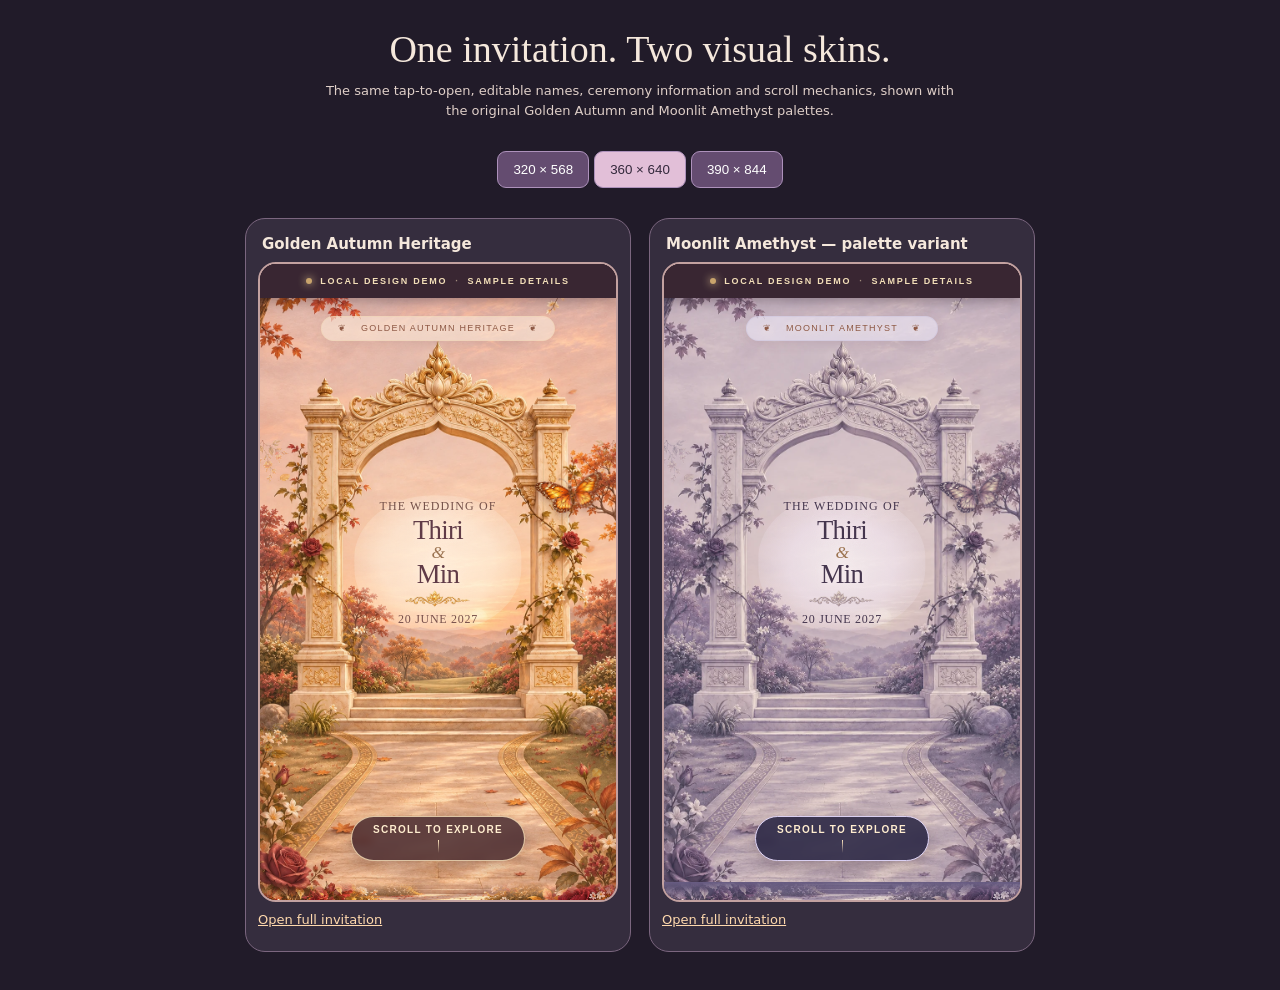
<file: skins-gallery.html>
<!doctype html>
<html lang="en">
<head>
<meta charset="utf-8">
<meta name="viewport" content="width=device-width,initial-scale=1">
<title>Golden Autumn Heritage — Compare invitation skins</title>
<style>
*{box-sizing:border-box}body{margin:0;background:#211b29;color:#f5e8dc;font-family:system-ui,-apple-system,sans-serif}
header{padding:27px 18px 9px;text-align:center}h1{font:normal clamp(26px,5vw,38px)/1.2 Georgia,serif;margin:0 0 8px}
p{line-height:1.6;color:#dfcfc8;font-size:13px;max-width:630px;margin:8px auto}
main{display:flex;gap:18px;justify-content:center;align-items:flex-start;flex-wrap:wrap;padding:18px 12px 38px}
.card{min-width:0;background:#352d3e;border:1px solid #7b667f;padding:12px;border-radius:20px}
.card h2{font-size:15px;margin:4px 4px 9px}.phone{width:360px;height:640px;max-width:calc(100vw - 55px);border-radius:18px;overflow:hidden;border:2px solid #c3a1a0}
iframe{width:100%;height:100%;border:0}
a{color:#ffd9ad}
.controls{text-align:center;padding:12px 6px}
button{border:1px solid #ad91bb;border-radius:9px;background:#644c70;color:#fff;padding:10px 15px;cursor:pointer}
button[aria-pressed="true"]{background:#e2bfd8;color:#33283b}
</style>
</head>
<body>
<header>
<h1>One invitation. Two visual skins.</h1>
<p>The same tap-to-open, editable names, ceremony information and scroll mechanics, shown with the original Golden Autumn and Moonlit Amethyst palettes.</p>
</header>
<div class="controls" role="group" aria-label="Phone size">
<button data-size="320x568">320 × 568</button>
<button data-size="360x640" aria-pressed="true">360 × 640</button>
<button data-size="390x844">390 × 844</button>
</div>
<main>
<section class="card"><h2>Golden Autumn Heritage</h2><div class="phone"><iframe title="Golden Autumn preview" loading="eager" src="./index.html?heroPreview=1&skin=golden-autumn"></iframe></div><p><a href="./index.html?skin=golden-autumn">Open full invitation</a></p></section>
<section class="card"><h2>Moonlit Amethyst — palette variant</h2><div class="phone"><iframe title="Moonlit Amethyst preview" loading="eager" src="./index.html?heroPreview=1&skin=moonlit-amethyst"></iframe></div><p><a href="./index.html?skin=moonlit-amethyst">Open full invitation</a></p></section>
</main>
<script>
document.querySelectorAll('[data-size]').forEach(button=>button.addEventListener('click',()=>{
 const [width,height]=button.dataset.size.split('x').map(Number);
 document.querySelectorAll('.phone').forEach(frame=>{
  frame.style.width=width+'px';frame.style.height=height+'px';
 });
 document.querySelectorAll('[data-size]').forEach(b=>b.setAttribute('aria-pressed',String(b===button)));
}));
</script>
</body></html>
</file>
<file: styles.css>
:root{--wine:#4d2f39;--wine-deep:#2d2028;--burgundy:#763c48;--gold:#cba46d;--gold-bright:#f4d9a0;--ivory:#f5ead7;--ivory-soft:#eee0c7;--muted:#937a65;--display:Georgia,'Times New Roman',serif;--body:'Trebuchet MS','Segoe UI',Arial,sans-serif}
*{box-sizing:border-box}html{scroll-behavior:smooth}body{margin:0;background:var(--wine-deep);color:var(--ivory);font-family:var(--body);overflow-x:hidden}button,a{-webkit-tap-highlight-color:transparent}button{font:inherit;cursor:pointer}a{color:inherit}button:focus-visible,a:focus-visible{outline:3px solid #f9db9a;outline-offset:5px}img{display:block;max-width:100%}em{font-style:italic;font-weight:normal}::selection{background:#cda778;color:#382830}
.demo-bar{position:fixed;top:0;left:0;width:100%;height:34px;display:flex;gap:8px;align-items:center;justify-content:center;background:#392632;color:#f3dfb9;z-index:100;letter-spacing:1.75px;font-size:9px;font-weight:700;box-shadow:0 4px 12px #281b2450;text-align:center;padding:0 8px}.demo-indicator{background:#c9a46c;border-radius:50%;height:6px;width:6px;box-shadow:0 0 8px #ffdfa1}.demo-separator{opacity:.55}
body.not-opened{overflow:hidden}.cover{position:fixed;inset:34px 0 0;z-index:50;display:flex;flex-direction:column;align-items:center;justify-content:center;overflow:hidden;background:radial-gradient(ellipse at 50% 38%,#94666a 0%,#683d4b 45%,#352631 100%);isolation:isolate;transition:opacity .9s ease,visibility .9s ease}.cover::before,.cover::after{content:"";position:absolute;z-index:-1;pointer-events:none}.cover::before{width:95vmin;height:95vmin;top:0;background:radial-gradient(circle,#e6b68165 0%,transparent 65%)}.cover::after{inset:0;opacity:.16;background:repeating-linear-gradient(30deg,transparent 0 36px,#ffe3b9 37px,transparent 38px)}.cover.is-revealing{opacity:0;visibility:hidden;pointer-events:none;transition-delay:2.15s}.cover.is-skipped{opacity:0;visibility:hidden;pointer-events:none;transition-duration:.2s}.cover-topline{position:absolute;top:8%;font-size:10px;letter-spacing:3px;color:#f1d8ae;text-align:center}.star{color:#d2ae74;margin:0 7px}.cover-aura{position:absolute;width:90vw;height:90vw;max-width:550px;max-height:550px;top:16%;left:50%;transform:translateX(-50%);border:1px solid #e4b77b26;border-radius:50%;box-shadow:0 0 0 25px #e4b77b08,0 0 0 52px #e4b77b08}
.envelope{height:220px;width:min(80vw,333px);position:relative;flex:0 0 auto;filter:drop-shadow(0 19px 29px #23182391);transform:rotate(-4deg);transition:transform 1.3s cubic-bezier(.2,.7,.2,1),opacity 1s ease;isolation:isolate}.envelope-bottom{position:absolute;inset:0;background:linear-gradient(130deg,#c5a882,#fff2d5 36%,#ebd6b4 80%,#b89b7a);border:1px solid #f5d9a4;box-shadow:inset 0 0 0 11px #a47f5426,inset 0 0 0 13px #bb965b55}.envelope-bottom::before{content:"";position:absolute;inset:0;background:linear-gradient(150deg,transparent 49.7%,#b38b60 50%,transparent 50.5%),linear-gradient(210deg,transparent 49.7%,#b38b60 50%,transparent 50.5%);opacity:.36}.envelope-top{position:absolute;z-index:2;left:0;right:0;top:0;height:62%;background:linear-gradient(155deg,#fff0d1,#e7cda3 80%);clip-path:polygon(0 0,100% 0,50% 96%);filter:drop-shadow(0 4px 4px #7e594b55);transform-origin:center top;transition:transform .95s ease}.envelope-trim{position:absolute;inset:11px;border:1px solid #b68b58aa;pointer-events:none}.wax-seal{z-index:4;position:absolute;left:50%;top:54%;transform:translate(-50%,-50%);border:2px solid #c79c57;width:62px;height:62px;border-radius:50%;display:grid;place-items:center;background:radial-gradient(circle at 33% 25%,#c58d6b,#793c43 70%);box-shadow:0 3px 12px #593a43aa,inset 0 0 0 4px #e9bd805e}.wax-seal span{font-family:var(--display);font-size:32px;color:#f1ca83}
.butterfly{height:55px;width:66px;position:absolute;z-index:6;left:50%;top:36%;transform:translate(-50%,-50%) rotate(-15deg);pointer-events:none;filter:drop-shadow(0 4px 4px #4c2e3788)}.wing{position:absolute;top:7px;width:30px;height:38px;background:radial-gradient(circle at 38% 40%,#f8e0ae 0 17%,#bf875e 18% 31%,#6c3543 33% 56%,#d9a569 58% 70%,#6f3746 78%);border:1px solid #f2d2a2;transform-origin:center bottom;animation:wing-flap .8s ease-in-out infinite alternate}.wing--left{left:2px;border-radius:88% 19% 64% 35%;transform:rotate(-24deg)}.wing--right{right:2px;border-radius:19% 88% 35% 64%;transform:rotate(24deg);animation-delay:-.35s}.butterfly-body{position:absolute;width:6px;height:35px;left:calc(50% - 3px);top:11px;border-radius:90%;background:linear-gradient(#c7a16b,#362630)}.butterfly-body::after,.butterfly-body::before{content:"";width:1px;height:13px;background:#ead6ad;position:absolute;top:-8px;left:3px;transform:rotate(28deg);transform-origin:bottom}.butterfly-body::after{transform:rotate(-28deg)}@keyframes wing-flap{from{transform:scaleX(.55) rotate(-14deg)}to{transform:scaleX(1) rotate(-35deg)}}.is-revealing .envelope-top{transform:rotateX(170deg)}.is-revealing .envelope{transform:translateY(-5px) scale(1.18) rotate(0deg);opacity:0;transition-delay:.5s}.is-revealing .butterfly{animation:butterfly-flight 2s cubic-bezier(.25,.6,.3,1) forwards}@keyframes butterfly-flight{0%{transform:translate(-50%,-50%) rotate(-15deg) scale(1)}30%{transform:translate(27px,-65px) rotate(21deg) scale(1.18)}65%{transform:translate(-45px,-170px) rotate(-15deg) scale(.85)}100%{transform:translate(155px,-300px) rotate(22deg) scale(.35);opacity:0}}.is-revealing .wing{animation-duration:.15s}
.cover-leaves{position:absolute;inset:0;pointer-events:none}.cover-leaf{width:70px;position:absolute;animation:idle-leaf 6s ease-in-out infinite alternate;filter:drop-shadow(0 5px 9px #2a1d2966)}.c1{top:21%;left:5%;transform:rotate(-35deg)}.c2{top:15%;right:1%;width:95px;transform:rotate(50deg);animation-delay:-2s}.c3{bottom:25%;left:0;width:105px;transform:rotate(13deg);animation-delay:-1s}.c4{bottom:16%;right:4%;transform:rotate(-33deg);animation-delay:-3s}.c5{top:37%;right:8%;width:34px;animation-delay:-4s}@keyframes idle-leaf{to{translate:5px 12px;rotate:7deg}}.is-revealing .cover-leaf{animation:scatter-away 2s ease-in forwards}@keyframes scatter-away{to{translate:150px -280px;rotate:145deg;opacity:0}}
.cover-copy{text-align:center;margin-top:40px;padding:0 22px;transition:opacity .5s}.cover-copy .overline,.eyebrow{font-size:10px;letter-spacing:3.5px;color:#d9b886;font-weight:700}.cover-copy h1{font-family:var(--display);font-size:clamp(36px,8vw,54px);line-height:1.05;font-weight:400;letter-spacing:-1.2px;margin:12px 0 10px;color:#fff0db}.cover-copy h1 em{color:#ebcd9b}.cover-copy p{font-family:var(--display);font-style:italic;font-size:16px;color:#ead7c6;margin:8px 0 0}.open-button{background:linear-gradient(112deg,#dfbf8c,#b98c58);color:#432d32;border:1px solid #f1d9ab;box-shadow:0 9px 25px #28192162,inset 0 1px 0 #ffffff5c;min-height:51px;min-width:235px;padding:13px 24px;margin-top:28px;border-radius:100px;font-size:11px;letter-spacing:2px;font-weight:800;display:inline-flex;align-items:center;justify-content:center;gap:13px;transition:transform .2s,box-shadow .2s}.open-button:hover{transform:translateY(-3px);box-shadow:0 13px 30px #28192180}.open-button-icon{font-size:18px}.cover-hint{margin-top:14px;color:#dec3a8;font-size:11px;letter-spacing:.4px;text-align:center}.skip-button{position:absolute;bottom:calc(17px + env(safe-area-inset-bottom));background:none;border:0;color:#eed2af99;text-decoration:underline;text-underline-offset:4px;font-size:11px;padding:12px}.cover.is-revealing .cover-copy,.cover.is-revealing .open-button,.cover.is-revealing .cover-hint{opacity:0;pointer-events:none}
.hero{min-height:calc(100svh - 34px);height:min(970px,calc(100svh - 34px));margin-top:34px;position:relative;display:flex;align-items:center;justify-content:center;isolation:isolate;overflow:hidden;background:#a16e6e}.hero-scene{position:absolute;inset:0;z-index:-1;overflow:hidden}.scenery,.gateway{position:absolute;width:100%;height:100%;object-fit:cover;object-position:center}.scenery{scale:1.04}.gateway{z-index:3;opacity:0;transform:translateY(22px) scale(.97);transition:opacity 1s ease,transform 1.5s cubic-bezier(.2,.7,.3,1)}.has-opened .gateway{opacity:1;transform:none}.sunbeam{position:absolute;inset:0;background:radial-gradient(ellipse at 69% 27%,#ffdda55c,transparent 43%),linear-gradient(128deg,transparent 28%,#fff3ca19 45%,transparent 69%);mix-blend-mode:screen;z-index:4;pointer-events:none;animation:sun-pulse 9s ease-in-out infinite alternate}@keyframes sun-pulse{to{opacity:.55}}.floral{position:absolute;z-index:7;bottom:-18%;height:100%;width:auto;max-width:45%;object-fit:contain;pointer-events:none;transform-origin:bottom}.floral--left{left:-10%;animation:sway-left 8s ease-in-out infinite alternate}.floral--right{right:-10%;animation:sway-right 9s ease-in-out infinite alternate}@keyframes sway-left{to{transform:rotate(2deg) translateX(4px)}}@keyframes sway-right{to{transform:rotate(-2deg) translateX(-4px)}}.scene-vignette{position:absolute;inset:0;z-index:9;pointer-events:none;background:linear-gradient(to bottom,#4a2c3b5f 0%,transparent 22%,transparent 67%,#30242b77 100%),linear-gradient(to right,#3b283036,transparent 20%,transparent 80%,#3b283038)}.hero-topline{position:absolute;top:5%;z-index:10;font-size:9px;letter-spacing:2.4px;color:#f6e5c8;text-shadow:0 2px 8px #40272c;text-align:center}.hero-topline span{color:#e5bc82;margin:0 8px}.hero-words{position:relative;z-index:10;text-align:center;padding:0 20px;margin-top:6vh;color:#69404a;opacity:0;transform:translateY(19px);transition:opacity 1.2s ease,transform 1.3s ease;text-shadow:0 1px 10px #ffefdbb8;max-width:460px;width:100%}.has-opened .hero-words{opacity:1;transform:none;transition-delay:.5s}.hero-eyebrow{font-size:9px;letter-spacing:2px;font-weight:700;color:#815c47;margin:0 0 18px}.hero-smalltitle{font-family:var(--display);font-size:16px;letter-spacing:3.5px;margin:0 0 10px}.hero-words h2{font-family:var(--display);font-size:clamp(42px,10vw,68px);font-weight:400;line-height:.98;letter-spacing:-1px;margin:0;display:flex;align-items:center;justify-content:center;flex-wrap:wrap;column-gap:10px}.hero-words h2 span:not(.ampersand){display:block}.ampersand{color:#a77850;font-weight:400;font-size:.68em;font-style:italic}.divider-art{width:min(230px,75%);height:auto;margin:19px auto 15px}.hero-date{font-family:var(--display);font-size:18px;letter-spacing:2px;margin:0;color:#8b5c3e}.hero-subtitle{font-family:var(--display);font-size:14px;font-style:italic;margin:16px auto 0;max-width:260px;line-height:1.5;color:#795d50}.scroll-cue{position:absolute;bottom:4%;left:50%;transform:translateX(-50%);z-index:12;text-decoration:none;display:flex;flex-direction:column;gap:10px;align-items:center;color:#f4d8aa;text-shadow:0 2px 6px #33232d;opacity:0;transition:opacity 1s ease;transition-delay:1s}.has-opened .scroll-cue{opacity:1}.scroll-cue>span:first-child{white-space:nowrap;font-size:9px;letter-spacing:2.4px;font-weight:700}.scroll-line{height:35px;width:1px;background:linear-gradient(#f0d2a6,transparent);animation:scroll-pulse 1.9s ease-in-out infinite}@keyframes scroll-pulse{50%{transform:translateY(7px);opacity:.45}}
.leaf-field{position:absolute;inset:0;overflow:hidden;z-index:8;pointer-events:none}.falling-leaf{position:absolute;width:40px;height:45px;opacity:0;object-fit:contain;pointer-events:none;will-change:transform,opacity}.falling-leaf.is-gust{animation:gust var(--duration,2.3s) cubic-bezier(.3,.35,.8,1) var(--delay,0s) forwards}@keyframes gust{0%{opacity:0;transform:translate(0,0) rotate(0deg) scale(.8)}12%{opacity:.95}80%{opacity:.9}100%{opacity:0;transform:translate(var(--dx,150px),var(--dy,-250px)) rotate(var(--rotation,220deg)) scale(.5)}}.falling-leaf.is-ambient{opacity:.78;animation:ambient-fall var(--duration,15s) linear forwards}@keyframes ambient-fall{0%{transform:translate(0,-100px) rotate(0);opacity:0}10%{opacity:.75}88%{opacity:.8}100%{transform:translate(var(--dx,42px),calc(100vh + 100px)) rotate(var(--rotation,260deg));opacity:0}}
.garden-flow{background:linear-gradient(#ead8bf 0%,#f2e5d0 18%,#e6d3b9 45%,#ad806b 76%,#4b3039 100%);position:relative;overflow:hidden}.garden-flow::before,.garden-flow::after{content:"";position:absolute;width:360px;height:1100px;top:30px;background-image:url('assets/floral-left.svg');background-size:contain;background-repeat:no-repeat;opacity:.13;pointer-events:none;filter:saturate(.6)}.garden-flow::before{left:-250px}.garden-flow::after{right:-250px;transform:scaleX(-1)}.content-section{position:relative;max-width:950px;margin:auto;min-height:670px;padding:100px 22px 110px;display:flex;flex-direction:column;align-items:center;justify-content:center;text-align:center;color:#654149}.section-ornament{font-family:var(--display);font-size:18px;color:#bb905a;letter-spacing:15px;margin-bottom:26px}.eyebrow{color:#9b6e4e;font-size:10px;letter-spacing:3px;font-weight:800;margin:0 0 17px}.section-heading{font:normal clamp(38px,7.5vw,62px)/1.14 var(--display);margin:0;color:#58333f;letter-spacing:-1.4px}.section-heading em{color:#a87455}.content-section .divider-art{margin:15px auto 24px}.paper-message{background:linear-gradient(135deg,#fff8e9eb,#f6e8cfe8);border:1px solid #b8966d88;box-shadow:0 14px 40px #6846361d,inset 0 0 0 8px #f5ebd9,inset 0 0 0 9px #be965b5c;position:relative;width:min(100%,590px);padding:55px 35px;font-family:var(--display);font-size:18px;line-height:1.82;color:#66484c}.paper-message p{margin:0 0 18px}.paper-message p:last-of-type{margin:0}.paper-message .burmese{font-family:'Myanmar Text','Noto Sans Myanmar','Pyidaungsu',sans-serif;font-size:15px;line-height:2.35;color:#8d614f}.paper-corner{position:absolute;color:#af8752;font:32px var(--display)}.paper-corner--tl{left:14px;top:10px}.paper-corner--tr{right:14px;top:10px;transform:scaleX(-1)}.paper-corner--bl{left:14px;bottom:10px;transform:scaleY(-1)}.paper-corner--br{right:14px;bottom:10px;transform:scale(-1)}.fine-print{font-size:11px;letter-spacing:.4px;color:#876e66;margin-top:23px;line-height:1.6}
.details-section{min-height:710px}.event-card{width:min(100%,460px);padding:37px 28px 29px;position:relative;border:1px solid #ba9160;background:linear-gradient(150deg,#f9edda,#f1ddc2);box-shadow:0 12px 35px #69483c25,inset 0 0 0 6px #f2e3c8;color:#6b4748}.event-card::before,.event-card::after{content:"✦";color:#b58c58;position:absolute;top:12px;font-size:18px}.event-card::before{left:16px}.event-card::after{right:16px}.event-card-label{letter-spacing:2.5px;font-size:10px;color:#92694a;font-weight:700;margin:5px 0 15px}.date-number{font:normal 104px/.9 var(--display);color:#764751}.event-month{font-family:var(--display);font-size:24px;letter-spacing:5px;margin:13px 0 20px}.event-rule{height:1px;background:linear-gradient(90deg,transparent,#b38c5d,transparent);margin:25px auto;width:73%}.detail-row{display:flex;align-items:center;justify-content:center;gap:10px;text-align:left;font-size:16px;margin:20px 0}.detail-row small{display:block;font-size:10px;letter-spacing:1.2px;color:#977d70;margin-top:5px}.detail-icon{font-size:26px;color:#a77d50;width:30px}.outline-button{min-height:43px;display:inline-flex;align-items:center;gap:12px;padding:13px 24px;border:1px solid #a78258;border-radius:100px;text-decoration:none;font-size:10px;font-weight:800;letter-spacing:1.8px;color:#70444b;margin-top:15px;transition:background .2s}.outline-button:hover{background:#cba46d25}.event-note{font-size:10px;color:#90796c;margin:17px 0 0}
.countdown-section{min-height:570px}.countdown-intro{font:italic 17px var(--display);color:#8c5f5f;margin:25px 0 35px}.countdown-grid{display:flex;justify-content:center;gap:8px;width:min(100%,550px)}.countdown-box{border:1px solid #b99067a8;background:#fff3db70;flex:1;min-width:0;padding:22px 6px;box-shadow:0 5px 10px #48322c0d}.countdown-box strong{display:block;font:normal clamp(32px,6vw,56px) var(--display);color:#6f3d4a}.countdown-box span{display:block;font-size:9px;font-weight:700;letter-spacing:1.6px;color:#926b56;margin-top:8px}
.closing-section{min-height:690px;overflow:hidden;color:#f5e8d0}.closing-section::before{content:"";position:absolute;inset:0;background:radial-gradient(ellipse at 50% 12%,#e3b27b77,transparent 50%),linear-gradient(#825b61bb,#482d38e0);z-index:0}.closing-section>*{position:relative;z-index:1}.closing-ornament{font-size:29px;color:#f4d6a6;margin-bottom:22px}.closing-section .eyebrow{color:#e4c191}.closing-section .section-heading{color:#f9e9d6}.closing-section .section-heading em{color:#ebbf8a}.closing-body{max-width:480px;font:normal 20px/1.8 var(--display);color:#f2dfcf;margin:34px auto 30px}.closing-signature{font:italic 36px var(--display);margin:0;color:#f5d9a8}.closing-signature span{font-size:25px;color:#d4a567}.closing-section .divider-art{filter:brightness(1.3);margin:22px auto 5px}.share-button{margin-top:25px}.back-to-top{margin-top:35px;text-decoration:none;letter-spacing:2px;font-size:10px;color:#e2c49f}.back-to-top:hover{text-decoration:underline}.toast{position:fixed;bottom:25px;left:50%;transform:translate(-50%,25px);border-radius:8px;background:#f7e7c9;color:#483039;padding:12px 18px;font-size:13px;box-shadow:0 8px 28px #0004;opacity:0;pointer-events:none;z-index:150;transition:all .3s}.toast.is-visible{opacity:1;transform:translate(-50%,0)}
@media(min-width:680px){.hero{height:min(1100px,calc(100svh - 34px));min-height:710px}.hero-scene{left:50%;width:min(100%,660px);transform:translateX(-50%);box-shadow:0 0 95px #432a3b52}.hero{background:radial-gradient(ellipse at center,#b87d70,#51323e)}.hero-words{margin-top:70px}.hero-topline{top:6%}.cover-topline{top:10%}.cover-copy{margin-top:32px}.floral{max-width:52%}.content-section{padding-top:115px;padding-bottom:135px}}@media(max-width:410px){.hero-words{margin-top:9vh}.hero-eyebrow{font-size:8px;letter-spacing:1.4px}.hero-words h2{font-size:40px}.hero-smalltitle{font-size:13px}.hero-date{font-size:15px}.floral{height:92%;max-width:48%}.envelope{height:175px;width:270px}.cover-copy h1{font-size:38px}.cover-copy{margin-top:30px}.paper-message{padding:40px 20px;font-size:16px}.section-ornament{margin-bottom:20px}.content-section{padding:85px 18px}.countdown-box strong{font-size:29px}.countdown-box span{font-size:8px;letter-spacing:.8px}}@media(max-height:690px){.cover-topline{top:4%}.cover-copy{margin-top:18px}.envelope{height:140px;width:230px}.cover-copy h1{font-size:31px}.cover-copy p{font-size:13px}.cover-copy .overline{font-size:8px}.open-button{margin-top:14px;min-height:43px}.cover-hint{margin:7px}.hero-words{margin-top:10vh}.hero-words h2{font-size:clamp(36px,8vw,49px)}.hero-topline{top:4%}.hero-words .divider-art{margin:10px auto}.scroll-cue{bottom:2%}}
@media(prefers-reduced-motion:reduce){*,*::before,*::after{scroll-behavior:auto!important;animation-duration:.001ms!important;animation-iteration-count:1!important;transition-duration:.001ms!important}.hero-words,.gateway{opacity:1;transform:none}.cover.is-revealing{transition:none}.scroll-cue{opacity:1}}
</file>
<file: artwork.css>
/* Golden Autumn Heritage — unified master-image hero
   The illustrated garden is a SINGLE image. Only HTML text and brief opening
   leaves overlay it. There is no separate scenery, scroll animation or parallax.
   Do not recolor, filter or reassemble the approved illustration.
*/
.hero {
  background: radial-gradient(ellipse at center, #e8bdaa, #765a59 84%);
}
.hero-scene {
  position: absolute;
  inset: 0;
  z-index: -1;
  overflow: hidden;
  background: #e5bda9;
}
.hero-master {
  display: block;
  position: absolute;
  inset: 0;
  width: 100%;
  height: 100%;
  max-width: none;
  object-fit: cover;
  object-position: center center;
  pointer-events: none;
  user-select: none;
  -webkit-user-drag: none;
}
/* Keep the image's original framing on phones; desktop is a centered portrait. */
@media (min-width: 680px) {
  .hero { background: radial-gradient(ellipse at center, #c49583, #51323e); }
  .hero-scene { width: min(100%, 560px); }
}
.hero-words {
  background: radial-gradient(ellipse at center,
    #fff6e7bf 0%, #fff3df8a 43%, #fff3df1e 75%, transparent 91%);
  color: #664644;
  border-radius: 46%;
  padding: 24px 11px;
  max-width: min(79%, 380px);
  text-shadow: 0 1px 9px #fff2ddba;
}
.hero-words h2 { color: #583b42; font-size: clamp(36px, 9.2vw, 62px); }
.hero-date, .hero-subtitle { color: #71514b; }
.hero-eyebrow, .hero-smalltitle { color: #725249; }
.hero-eyebrow { font-size: 9px; }
.hero-subtitle { max-width: 235px; }
.hero-topline { color: #fff3e2; }
@media (max-width: 410px) {
  .hero-words { max-width: 80%; padding: 20px 6px; }
  .hero-words h2 { font-size: clamp(32px, 8.8vw, 40px); }
}
@media (max-height: 690px) {
  .hero-words { padding-block: 14px; }
}

/* Original interactive envelope and butterfly remain separate from the static hero. */
.envelope { isolation: isolate; }
.opening-card-art {
  position: absolute; z-index: 1; width: 64%; height: 84%; object-fit: fill;
  left: 18%; top: 7%; filter: drop-shadow(0 2px 2px #6b433b43);
}
.wax-seal {
  border: 0; background: transparent; box-shadow: none;
  width: 72px; height: 72px;
}
.wax-seal-art {
  width: 100%; height: 100%; object-fit: contain;
  filter: drop-shadow(0 3px 7px #41252e99);
}
.butterfly { width: 86px; height: 93px; top: 36%; }
.butterfly .wing {
  display: block; position: absolute; top: 4px;
  width: 45px; height: 68px; border: 0; border-radius: 0;
  background: none; object-fit: contain;
  animation: png-wing-flap .68s ease-in-out infinite alternate;
  backface-visibility: visible;
}
.butterfly .wing--left { left: 0; transform-origin: 92% 70%; }
.butterfly .wing--right { right: 0; transform-origin: 8% 70%; animation-delay: -.34s; }
.butterfly .butterfly-body {
  display: block; position: absolute; left: 38%; top: 4px;
  width: 24%; height: 75px; object-fit: contain;
  background: none; border-radius: 0; z-index: 2;
}
.butterfly .butterfly-body::before,
.butterfly .butterfly-body::after { content: none; }
@keyframes png-wing-flap {
  0% { transform: scaleX(.35) rotate(-3deg); }
  100% { transform: scaleX(1) rotate(5deg); }
}
.is-revealing .butterfly .wing { animation-duration: .18s; }
.cover-leaf { object-fit: contain; }
.c1,.c2,.c3,.c4,.c5 { max-width: 27vw; }
@media (max-width: 410px) {
  .butterfly { width: 72px; height: 78px; }
  .butterfly .wing { width: 38px; height: 58px; }
  .butterfly .butterfly-body { height: 63px; }
}
/* Decoration below the first section is independent of the master image. */
.paper-corner {
  position: absolute; width: 40px; height: 40px;
  object-fit: contain; opacity: .82;
}
.paper-corner--tr { transform: scaleX(-1); }
.paper-corner--bl { transform: scaleY(-1); }
.paper-corner--br { transform: scale(-1); }
.divider-art { width: min(230px, 75%); }
.closing-section .divider-art { filter: brightness(1.15); }

/* Art review: master image only, without the opening and invitation text. */
body.art-review-mode { overflow: hidden; }
.art-review-mode .demo-bar,
.art-review-mode .cover,
.art-review-mode .hero-topline,
.art-review-mode .hero-words,
.art-review-mode .scroll-cue,
.art-review-mode .garden-flow,
.art-review-mode .toast { display: none !important; }
.art-review-mode .hero {
  margin: 0 !important; height: 100svh !important;
  min-height: 100svh !important; max-height: none !important;
}
.art-review-mode .hero-scene {
  width: 100% !important; max-width: none !important;
  height: 100% !important; left: 0 !important;
  transform: none !important; box-shadow: none !important;
}
.art-review-mode .leaf-field { display: none !important; }
</file>
<file: invitation.css>
/* Golden Autumn Heritage — Section 2, formal family invitation.
   Static, mobile-first paper design, designed to complement the unified garden.
   No parallax, scroll timelines or decorative external libraries. */
.invitation-section {
  max-width: 100%;
  min-height: 0;
  padding: clamp(75px, 10vw, 118px) 18px clamp(88px, 11vw, 128px);
  background:
    radial-gradient(ellipse 78% 20% at 50% 0%, #fff0dba8 0%, transparent 100%),
    linear-gradient(180deg, #ecdbca 0%, #efe0cc 30%, #e5cdb7 100%);
  isolation: isolate;
}
.invitation-section::before {
  content: "";
  position: absolute;
  inset: 0;
  pointer-events: none;
  opacity: .16;
  background: repeating-linear-gradient(115deg, transparent 0 32px, #fff9f1 33px, transparent 34px);
  z-index: -1;
}
.invitation-section-intro {
  position: relative;
  max-width: 580px;
  margin: 0 auto 37px;
}
.invitation-section-intro .eyebrow {
  font-size: 10px;
  line-height: 1.65;
  letter-spacing: .21em;
  color: #976e57;
}
.invitation-section-intro .section-heading {
  color: #5c3540;
  font-size: clamp(38px, 7.7vw, 56px);
}
.invitation-section-intro .section-heading em { color: #a37459; }
.invitation-section-lead {
  font-family: var(--display);
  font-size: 17px;
  font-style: italic;
  color: #866659;
  line-height: 1.7;
  margin: 17px auto 0;
}
.heritage-invitation {
  position: relative;
  isolation: isolate;
  width: min(100%, 648px);
  margin: 0 auto;
  padding: 11px;
  border: 1px solid #bf9e70;
  background: #f2e6d3;
  box-shadow: 0 17px 49px #68443536, 0 3px 12px #78513d13;
}
.heritage-invitation::before {
  content: "";
  position: absolute;
  inset: 4px;
  border: 1px solid #d7b99380;
  pointer-events: none;
}
.heritage-invitation-inner {
  position: relative;
  padding: clamp(54px, 9vw, 74px) clamp(16px, 6vw, 49px) 56px;
  border: 1px solid #bc945e9e;
  overflow: hidden;
  background:
    radial-gradient(ellipse 95% 58% at 50% 8%, #fffdf6dc 0%, transparent 98%),
    linear-gradient(154deg, #fff8e9 0%, #f8ecd9 43%, #f4e5d0 100%);
}
.heritage-invitation-inner::after {
  content: "";
  position: absolute;
  inset: 12px;
  border: 1px solid #d6b98c70;
  pointer-events: none;
}
.heritage-corner {
  position: absolute;
  z-index: 2;
  width: clamp(35px, 8vw, 53px);
  height: clamp(35px, 8vw, 53px);
  object-fit: contain;
  pointer-events: none;
  opacity: .79;
}
.heritage-corner--tl { top: 12px; left: 12px; }
.heritage-corner--tr { top: 12px; right: 12px; transform: scaleX(-1); }
.heritage-corner--bl { bottom: 12px; left: 12px; transform: scaleY(-1); }
.heritage-corner--br { bottom: 12px; right: 12px; transform: scale(-1); }
.heritage-burmese-title {
  font-family: 'Noto Sans Myanmar', 'Myanmar Text', 'Pyidaungsu', sans-serif;
  font-size: clamp(20px, 5.3vw, 28px);
  font-weight: 600;
  line-height: 1.9;
  margin: 0;
  color: #71444a;
}
.heritage-english-title {
  font: 700 10px/1.8 var(--body);
  letter-spacing: .21em;
  color: #977056;
  margin: 0 0 17px;
}
.heritage-divider {
  display: block;
  width: min(204px, 70%);
  max-height: 34px;
  object-fit: contain;
  margin: 0 auto 22px;
  opacity: .80;
}
.heritage-invitation-intro {
  margin: 0 auto 16px;
  max-width: 470px;
  font-size: 15px;
  line-height: 2.1;
}
.heritage-families {
  display: grid;
  grid-template-columns: minmax(0,1fr) 30px minmax(0,1fr);
  gap: 12px;
  align-items: center;
  max-width: 515px;
  margin: 28px auto 27px;
  padding: 22px 0;
  border-top: 1px solid #c5a77a6b;
  border-bottom: 1px solid #c5a77a6b;
}
.heritage-family { min-width: 0; }
.heritage-family-label {
  font: 700 9px/1.5 var(--body);
  letter-spacing: .19em;
  color: #987354;
  margin: 0 0 6px;
}
.heritage-family-person {
  display: block;
  font: 400 clamp(25px, 5.1vw, 34px)/1.12 var(--display);
  color: #623941;
  overflow-wrap: anywhere;
}
.heritage-family-parents {
  display: block;
  max-width: 220px;
  margin: 10px auto 0;
  font: italic 12px/1.55 var(--display);
  color: #98776a;
  overflow-wrap: anywhere;
}
.heritage-family-join {
  font: italic 31px/1 var(--display);
  color: #b28a60;
  align-self: center;
}
.heritage-invitation-main {
  margin: 16px auto 20px;
  max-width: 480px;
  font-size: clamp(15px, 3.7vw, 18px);
  font-weight: 500;
  line-height: 2.15;
  color: #744d49;
  overflow-wrap: break-word;
}
.heritage-invitation-translation {
  max-width: 430px;
  margin: 4px auto 25px;
  font: italic 15px/1.85 var(--display);
  color: #8c645a;
}
.heritage-divider--closing { width: min(150px, 55%); margin: 17px auto 12px; }
.heritage-date {
  font: 400 clamp(18px, 4vw, 22px)/1.5 var(--display);
  color: #765145;
  letter-spacing: .13em;
  margin: 4px auto 6px;
}
.heritage-footer-note {
  font: 700 9px/1.6 var(--body);
  color: #a07b58;
  letter-spacing: .17em;
  margin: 7px 0 0;
}
.heritage-demo-note {
  max-width: 520px;
  padding: 0 14px;
  margin: 19px auto 0;
}
@media (max-width: 440px) {
  .heritage-invitation { padding: 7px; }
  .heritage-invitation-inner { padding: 52px 17px 45px; }
  .heritage-invitation-inner::after { inset: 8px; }
  .heritage-corner--tl { top: 7px; left: 7px; }
  .heritage-corner--tr { top: 7px; right: 7px; }
  .heritage-corner--bl { bottom: 7px; left: 7px; }
  .heritage-corner--br { bottom: 7px; right: 7px; }
  .heritage-families { grid-template-columns: minmax(0,1fr); gap: 13px; padding: 20px 0; margin: 20px auto 23px; }
  .heritage-family-join { font-size: 24px; }
  .heritage-family-person { font-size: 31px; }
  .heritage-family-parents { margin-top: 6px; }
  .heritage-invitation-main { line-height: 2.08; }
  .heritage-invitation-translation { font-size: 14px; }
  .invitation-section-intro { margin-bottom: 28px; }
}
@media (prefers-reduced-motion: reduce) {
  .heritage-invitation, .heritage-invitation * { animation: none !important; }
}

/* Reuse DEMO names in the closing signature without inheriting its ampersand styling. */
.closing-signature .closing-name { font-size: inherit; color: inherit; }

/* === V4 Section 2 approved artwork integration =================================
   The artwork comes from ONE original master PNG. Nine-slice rendering is used
   only to extend its plain parchment middle for variable-length Burmese copy:
   the painted top gateway, bottom garden, and four flower corners are retained.
   We do NOT assemble separate rose/gateway assets, stretch the whole image, or
   animate scenery while scrolling.
*/
.invitation-section {
  padding: 0 12px 24px;
  min-height: 0;
  background:
    linear-gradient(180deg,#b9836c 0%,#e5b39a 9%,#efd8be 38%,#e3ba9f 86%,#c89170 100%);
}
.invitation-section::before { content: none; }
.invitation-section .heritage-invitation {
  box-sizing: border-box;
  display:block;
  width:min(100%, 660px);
  min-width:0;
  margin:0 auto;
  padding:0;
  /* Source dimensions 1086x1448: top 355, side 120, bottom 470 source pixels.
     At narrow widths preserve these edge regions, expanding only blank paper. */
  border-style:solid;
  border-color:transparent;
  border-width:
    clamp(100px, 32.7vw, 215px)
    clamp(29px, 11vw, 73px)
    clamp(132px, 43.2vw, 286px);
  border-image-source:url("art/section2_family_invitation_master.png");
  border-image-slice:355 120 470 120 fill;
  border-image-width:1;
  border-image-repeat:stretch;
  background:#f8e9d4;
  box-shadow:none;
  filter:none;
}
.invitation-section .heritage-invitation::before {content:none;}
.invitation-section .heritage-invitation-inner {
  position:relative;
  padding:0 8px 5px;
  background:transparent;
  border:0;
  box-shadow:none;
  overflow:visible;
}
.invitation-section .heritage-invitation-inner::after {content:none;}
.invitation-section .invitation-section-intro {
  max-width:100%;
  margin:0 auto 17px;
}
.invitation-section .invitation-section-intro .section-heading {
  font:normal clamp(29px,6.6vw,45px)/1.15 var(--display);
  letter-spacing:-.045em;
  color:#5d3940;
  margin:6px auto 3px;
}
.invitation-section .heritage-burmese-title {
  font-size:clamp(18px,4.6vw,25px);
  margin:0;
  line-height:1.7;
}
.invitation-section .heritage-english-title {
  font-size:9px;
  line-height:1.55;
  letter-spacing:.14em;
  margin:0;
}
.invitation-section .heritage-invitation-intro {
  max-width:100%;
  margin:0 auto 8px;
  font-size:clamp(13px,3.1vw,16px);
  line-height:1.95;
}
.invitation-section .heritage-families {
  margin:13px auto 15px;
  padding:14px 0;
  gap:9px;
  border-color:#b89e7a6b;
}
.invitation-section .heritage-family-parents {
  font-size:clamp(11px,2.8vw,13px);
  line-height:1.5;
}
.invitation-section .heritage-invitation-main {
  font-size:clamp(13px,3.2vw,17px);
  margin:10px auto;
  line-height:1.95;
}
.invitation-section .heritage-invitation-translation {
  font-size:clamp(13px,3vw,15px);
  line-height:1.55;
  margin:10px auto 16px;
}
.invitation-section .heritage-date {
  font-size:clamp(14px,3.6vw,20px);
  letter-spacing:.09em;
  margin:10px auto 4px;
}
.invitation-section .heritage-footer-note {
  font-size:8px;
  letter-spacing:.12em;
  margin:5px auto 0;
}
.invitation-section .heritage-demo-note {
  color:#664641;
  max-width:440px;
  font-size:10px;
  padding:0 12px;
  margin:12px auto 0;
  text-shadow:0 1px 3px #fff4e7b0;
}
@media (max-width:440px) {
  .invitation-section {padding:0 8px 20px;}
  .invitation-section .heritage-invitation {
    border-width:
      clamp(87px,32.7vw,144px)
      clamp(26px,11vw,49px)
      clamp(117px,43.2vw,190px);
  }
  .invitation-section .heritage-invitation-inner {padding:0 4px 2px;}
  .invitation-section .heritage-families {padding:11px 0;margin:10px auto 12px;}
  .invitation-section .heritage-family-label {font-size:8px;}
  .invitation-section .heritage-family-person {font-size:clamp(25px,7vw,30px);}
  .invitation-section .heritage-family-join {font-size:20px;}
}
@media(prefers-reduced-motion:reduce) {
  .invitation-section .heritage-invitation {animation:none!important;transition:none!important;}
}
</file>
<file: events.css>
/* Golden Autumn Heritage — Section 3: wedding ceremony and reception
   Pure CSS stationery design; no scenic animation, sticky/parallax, or dependencies. */
.details-section {
  max-width: none;
  padding: clamp(80px, 11vw, 128px) 18px clamp(92px, 12vw, 132px);
  min-height: 0;
  isolation: isolate;
  background:
    radial-gradient(ellipse 72% 40% at 50% 0%, #fdf1dfae, transparent 100%),
    linear-gradient(180deg, #e5cdb7 0%, #eddfcb 34%, #eadac5 100%);
}
.details-intro { max-width: 590px; margin: 0 auto 34px; }
.details-intro .eyebrow { letter-spacing: .22em; color: #8e6851; }
.details-intro .section-heading { font-size: clamp(38px, 8vw, 59px); color: #603946; }
.details-intro .section-heading em { color: #9e7152; }
.details-intro-burmese {
  font-family: 'Noto Sans Myanmar', 'Myanmar Text', 'Pyidaungsu', sans-serif;
  font-size: clamp(14px, 3.8vw, 18px); line-height: 2;
  color: #8a6259; margin: 12px 0 0;
}
.details-heading-divider { display:block; width:min(198px,60%); height:auto; margin: 11px auto 9px; opacity:.74; }
.details-description {
  color:#886c61; font: italic 16px/1.6 var(--display);
  margin: 10px auto 0;
}
.celebration-events {
  display: grid;
  grid-template-columns: repeat(2,minmax(0,1fr));
  align-items: stretch;
  gap: 20px;
  width: min(100%, 900px);
  margin: 0 auto;
}
.celebration-event {
  min-width:0; position:relative; padding:9px;
  border:1px solid #be9b70;
  background: linear-gradient(135deg,#fff8ea,#e8d5b8);
  box-shadow: 0 13px 39px #6e4a3e2b, 0 2px 6px #8b61541c;
}
.celebration-event::before {
  content:''; position:absolute; inset:4px;
  border:1px solid #b69a766e; pointer-events:none;
}
.celebration-event-inner {
  position:relative; display:flex; flex-direction:column;
  height:100%; padding: 29px clamp(18px,3.3vw,34px) 30px;
  background:
    radial-gradient(ellipse 80% 40% at 50% 0%, #fffdf4e5, transparent 100%),
    linear-gradient(160deg,#fff6e8,#f6e8d3);
  border:1px solid #c9aa8180;
  color:#684753;
  text-align:center;
}
.celebration-event-inner::before,
.celebration-event-inner::after {
  content:'❧'; position:absolute; top:10px;
  font: 27px/1 var(--display); color:#bc9a70a8;
  pointer-events:none;
}
.celebration-event-inner::before {left:13px;}
.celebration-event-inner::after {right:13px;transform:scaleX(-1);}
.celebration-event-top {
  display:flex; flex-direction:column; align-items:center; gap:7px;
  margin:0 0 18px;
}
.celebration-event-number {
  display:grid; place-items:center; width:33px;height:33px;
  border:1px solid #c9a57a; border-radius:50%;
  color:#9c7856; font:normal 14px/1 var(--display);
}
.celebration-event-type {
  color:#977253; font:700 9px/1.5 var(--body);
  letter-spacing:.18em;
}
.celebration-event h3 {
  margin:0; color:#593b45;
  font:normal clamp(28px,3.2vw,39px)/1.15 var(--display);
}
.celebration-event h3 em { color:#ac7859; }
.celebration-event-myanmar {
  font-family:'Noto Sans Myanmar','Myanmar Text','Pyidaungsu',sans-serif;
  font-size:14px; line-height:2; color:#927264; margin:12px 0 0;
}
.celebration-event-divider {
  display:flex; align-items:center; justify-content:center; gap:15px;
  margin:12px 0 20px; color:#b88f62; font-size:13px;
}
.celebration-event-divider::before,
.celebration-event-divider::after {
  content:''; display:block; height:1px; flex:1;
  background:linear-gradient(to right,transparent,#c6ab87 85%);
  max-width:80px;
}
.celebration-event-divider::after { transform:scaleX(-1); }
.celebration-details { margin:0; }
.celebration-detail { margin:0 0 20px; }
.celebration-detail dt {
  font: 700 10px/1.6 var(--body);
  letter-spacing:.18em; color:#a07c5c; margin:0 0 6px;
}
.celebration-detail dd {
  margin:0; color:#69484a;
  font: normal clamp(16px,2.3vw,20px)/1.5 var(--display);
  overflow-wrap:anywhere;
}
.celebration-detail dd.celebration-venue {
  font-size:clamp(17px,2.4vw,21px);
}
.celebration-detail dd.celebration-address {
  margin:7px auto 0; max-width:300px;
  font:normal 13px/1.6 var(--body);color:#917667;
}
.celebration-directions {
  margin:auto auto 0; min-height:43px; width:min(100%,264px);
  display:inline-flex; align-items:center; justify-content:center;
  gap:12px; text-decoration:none; padding:10px 14px;
  border:1px solid #ae875a;
  background:linear-gradient(130deg,#e6c99d,#b99061);
  color:#4d3037; font:700 10px/1.4 var(--body);
  letter-spacing:.15em; transition:background .2s,transform .2s;
}
.celebration-directions:hover {transform:translateY(-2px);background:#eecfa1;}
.celebration-directions:focus-visible {outline:3px solid #a66c4e;outline-offset:3px;}
.celebration-directions[hidden] {display:none!important;}
.celebration-directions-pending {
  align-self:stretch; margin:auto 0 0; padding:12px;
  border-top:1px solid #c6a77a8a;
  color:#9a7868; font:italic 13px/1.55 var(--display);
}
.celebration-directions-pending[hidden] {display:none!important;}
.celebration-disclaimer {
  max-width:560px; margin:22px auto 0;
  color:#886e63; font:normal 11px/1.7 var(--body);
  letter-spacing:.01em;
}
@media (max-width: 720px) {
  .celebration-events {grid-template-columns: minmax(0,1fr);max-width:470px;gap:19px;}
  .celebration-event-inner {padding:31px 23px 28px;}
  .celebration-event h3 {font-size:clamp(31px,7.3vw,40px);}
  .details-intro {margin-bottom:30px;}
}
@media (max-width: 370px) {
  .details-section {padding-left:12px;padding-right:12px;}
  .celebration-event {padding:6px;}
  .celebration-event-inner {padding:29px 16px 25px;}
  .celebration-event-inner::before {left:9px;}
  .celebration-event-inner::after {right:9px;}
}
@media (prefers-reduced-motion: reduce) {
  .celebration-directions {transition:none;}
}
</file>
<file: events-art.css>
/* Golden Autumn Heritage — Section 3 unified illustrated wedding garden.
   Both ornate panels, flowers, stone path and sunset come from ONE master PNG.
   Text remains live HTML. No added flower layers, parallax or scroll animation. */
.details-section {
  position:relative;
  display:flex;
  flex-direction:column;
  align-items:center;
  max-width:none;
  width:100%;
  min-height:0;
  margin:0;
  padding:0 0 16px;
  background:linear-gradient(180deg,#d69b7d 0%,#e9bca0 23%,#f6d8ae 65%,#c98b68 100%);
  overflow:hidden;
}
.details-section .scene-accessible-title {
  position:absolute;
  width:1px;
  height:1px;
  padding:0;
  margin:-1px;
  overflow:hidden;
  clip:rect(0,0,0,0);
  white-space:nowrap;
  border:0;
}
.ceremony-master-scene {
  position:relative;
  display:block;
  width:min(100%,660px);
  aspect-ratio:1086 / 1448;
  margin:0 auto;
  isolation:isolate;
  overflow:hidden;
  background:#efd1b4;
}
.ceremony-master-art {
  position:absolute;
  inset:0;
  display:block;
  width:100%;
  height:100%;
  max-width:none;
  object-fit:fill;
  object-position:center;
  user-select:none;
  pointer-events:none;
}
.details-section .celebration-events {
  display:block;
  position:absolute;
  z-index:2;
  inset:0;
  width:100%;
  height:100%;
  max-width:none;
  margin:0;
  padding:0;
  pointer-events:none;
}
.details-section .celebration-event {
  position:absolute;
  box-sizing:border-box;
  left:15.4%;
  width:69.2%;
  min-width:0;
  margin:0;
  padding:0;
  border:0;
  border-radius:0;
  background:transparent;
  box-shadow:none;
  pointer-events:auto;
}
.details-section .celebration-event[data-event="ceremony"] {
  top:15%;
  height:26.8%;
}
.details-section .celebration-event[data-event="reception"] {
  top:47.7%;
  height:27.2%;
}
.details-section .celebration-event::before,
.details-section .celebration-event::after { content:none; }
.details-section .celebration-event-inner {
  display:flex;
  flex-direction:column;
  justify-content:center;
  align-items:center;
  box-sizing:border-box;
  width:100%;
  height:100%;
  min-height:0;
  padding:0 2px;
  border:0;
  border-radius:0;
  background:transparent;
  box-shadow:none;
  text-align:center;
  overflow-x:hidden;
  overflow-y:auto;
  scrollbar-width:thin;
  scrollbar-color:#c3a2779c transparent;
  overscroll-behavior:contain;
}
.details-section .celebration-event-inner::before,
.details-section .celebration-event-inner::after {content:none;}
.details-section .celebration-event h3 {
  margin:0 0 2px;
  font:normal clamp(17px,4.5vw,32px)/1.07 var(--display);
  color:#5d3a43;
}
.details-section .celebration-event h3 em {color:#a47452;}
.details-section .celebration-event-myanmar {
  margin:0;
  font:normal clamp(10px,2.8vw,15px)/1.65 'Noto Sans Myanmar','Myanmar Text','Pyidaungsu',sans-serif;
  color:#886253;
}
.details-section .celebration-event-date {
  display:block;
  margin:2px 0 0;
  font:600 clamp(11px,3.05vw,18px)/1.2 var(--display);
  color:#7b5046;
  letter-spacing:.06em;
  overflow-wrap:anywhere;
}
.details-section .celebration-event-time {
  margin:1px 0 0;
  color:#926e58;
  font:normal clamp(10px,2.7vw,15px)/1.27 var(--body);
  overflow-wrap:anywhere;
}
.details-section .celebration-venue {
  margin:3px 0 0;
  font:600 clamp(11px,3vw,17px)/1.18 var(--display);
  color:#664147;
  overflow-wrap:anywhere;
}
.details-section .celebration-address {
  margin:2px 0 0;
  color:#967569;
  font:normal clamp(9px,2.3vw,13px)/1.27 var(--body);
  overflow-wrap:anywhere;
}
.details-section .celebration-directions {
  display:inline-flex;
  align-items:center;
  justify-content:center;
  width:auto;
  max-width:95%;
  min-height:23px;
  margin:4px 0 0;
  padding:3px 9px;
  gap:6px;
  border:1px solid #b3926a;
  border-radius:99px;
  background:#f1d5ac;
  box-shadow:none;
  color:#65443e;
  font:700 clamp(9px,2.4vw,11px)/1.15 var(--body);
  letter-spacing:.06em;
  text-decoration:none;
}
.details-section .celebration-directions[hidden]{display:none!important;}
.details-section .celebration-directions-pending {
  margin:3px 0 0;
  padding:0;
  width:100%;
  border:0;
  background:transparent;
  color:#9c7965;
  font:italic clamp(9px,2.25vw,12px)/1.22 var(--display);
}
.details-section .celebration-directions-pending[hidden]{display:none!important;}
.details-section .celebration-disclaimer {
  max-width:540px;
  width:100%;
  margin:12px auto 0;
  padding:0 21px;
  font:normal 11px/1.6 var(--body);
  letter-spacing:0;
  color:#5f4541;
  text-shadow:0 1px #fff5e09c;
}
@media (max-width:420px) {
  .details-section .celebration-event[data-event="ceremony"]{top:15.2%;height:26.4%;}
  .details-section .celebration-event[data-event="reception"]{top:48.0%;height:26.4%;}
  .details-section .celebration-event h3{font-size:clamp(16px,4.4vw,19px);}
  .details-section .celebration-directions-pending{font-size:9px;}
}
@media (max-width:350px) {
  .details-section .celebration-event {left:16.2%;width:67.6%;}
  .details-section .celebration-event h3{font-size:16px;}
  .details-section .celebration-event-myanmar{font-size:10px;line-height:1.45;}
  .details-section .celebration-event-date{font-size:10px;}
  .details-section .celebration-event-time{font-size:9px;}
  .details-section .celebration-venue{font-size:10px;}
  .details-section .celebration-address{font-size:9px;}
  .details-section .celebration-directions-pending{font-size:9px;}
}
@media(prefers-reduced-motion:reduce){
  .details-section .celebration-event, .details-section .celebration-event-inner {
    animation:none!important;
    transition:none!important;
    scroll-behavior:auto!important;
  }
}
</file>
<file: story.css>
/* Golden Autumn Heritage V4 — Section 4: cohesive love story & countdown.
   Keep scenery still; the only live motion here is numerical time.
*/
.story-countdown-section {
  display:flex;
  flex-direction:column;
  align-items:center;
  max-width:none;
  min-height:0;
  padding:clamp(80px,10vw,128px) 18px clamp(100px,11vw,140px);
  background:
    radial-gradient(ellipse 78% 26% at 50% 0%,#ffefd9a6,transparent),
    linear-gradient(180deg,#eadac5 0%,#f0e4d4 36%,#dfc5b2 100%);
  isolation:isolate;
  overflow:hidden;
}
.story-countdown-section::before {
  position:absolute;inset:0;
  content:"";pointer-events:none;z-index:-1;opacity:.17;
  background:repeating-linear-gradient(135deg,transparent 0 27px,#fffaf2 28px,transparent 29px);
}
.story-intro { max-width:580px; margin:0 auto 34px; }
.story-intro .eyebrow { color:#9c7559; letter-spacing:.23em; }
.story-intro .section-heading { font-size:clamp(38px,7.6vw,60px); color:#603b46; }
.story-intro .section-heading em { color:#a77859; }
.story-intro-burmese {
  font-family:'Noto Sans Myanmar','Myanmar Text','Pyidaungsu',sans-serif;
  font-size:clamp(14px,3.8vw,18px);line-height:2;
  margin:14px 0 0;color:#886359;
}
.story-ornament { display:block;width:min(210px,72%);height:auto;margin:12px auto;opacity:.78; }
.story-lede {
  color:#86695c;font:italic clamp(16px,3.3vw,19px)/1.65 var(--display);
  max-width:440px;margin:8px auto 0;
}
.story-paper {
  width:min(100%,695px);
  margin:0 auto;
  padding:10px;
  border:1px solid #bc9a6d;
  background:linear-gradient(145deg,#fff7e8,#e8d5bd);
  box-shadow:0 17px 46px #7046382b, 0 2px 8px #70463816;
  position:relative;
}
.story-paper::before {
  content:"";position:absolute;inset:4px;
  border:1px solid #d2b6928c;pointer-events:none;
}
.story-paper-inner {
  position:relative;
  border:1px solid #bd9b76ba;
  padding:clamp(60px,9vw,80px) clamp(22px,6vw,60px) 48px;
  background:
    radial-gradient(ellipse 95% 55% at 50% 0%,#fffcf5d9,transparent),
    linear-gradient(155deg,#fff6e8,#f5e7d4 65%,#f6e9d8);
}
.story-paper-inner::before {
  content:"";position:absolute;inset:13px;
  border:1px solid #e1c8a47a;pointer-events:none;
}
.story-corner {
  position:absolute;z-index:1;width:45px;height:45px;max-width:16%;
  object-fit:contain;pointer-events:none;opacity:.8;
}
.story-corner--tl {top:13px;left:13px;}
.story-corner--tr {top:13px;right:13px;transform:scaleX(-1);}
.story-corner--bl {bottom:13px;left:13px;transform:scaleY(-1);}
.story-corner--br {bottom:13px;right:13px;transform:scale(-1);}
.story-caption {
  color:#ab845e;font:700 10px/1.6 var(--body);letter-spacing:.26em;
  margin:0 auto 37px;
}
.story-chapters {
  display:flex;flex-direction:column;
  text-align:left;
  width:min(100%,480px);
  margin:0 auto;
  position:relative;
}
.story-chapters::before {
  content:"";position:absolute;left:21px;top:21px;bottom:49px;
  width:1px;background:linear-gradient(#dec7a2,#b89365,#dfc6a6);
  pointer-events:none;
}
.story-chapter {
  display:grid;grid-template-columns:43px minmax(0,1fr);gap:21px;
  align-items:start;position:relative;margin:0 0 41px;
}
.story-chapter:last-child { margin-bottom:7px; }
.story-chapter-marker {
  width:43px;height:43px;
  display:grid;place-items:center;
  border:1px solid #b7966b;
  border-radius:50%;
  background:linear-gradient(140deg,#fff8e9,#e8d2b3);
  box-shadow:0 0 0 6px #f8eddf;
  color:#997253;
  font:italic 17px/1 var(--display);
  position:relative;z-index:1;
}
.story-chapter-kicker {
  margin:0 0 7px;letter-spacing:.21em;
  color:#ae8561;font:700 9px/1.6 var(--body);
}
.story-chapter h3 {
  margin:0 0 12px;
  font:normal clamp(25px,5.2vw,34px)/1.24 var(--display);
  color:#623e48;
}
.story-chapter-content > p:last-child {
  margin:0;line-height:1.8;
  font:normal 16px/1.85 var(--display);
  color:#806358;
  overflow-wrap:anywhere;
}
.story-paper-ornament {width:min(160px,54%);margin:12px auto 13px;}
.story-endnote {
  margin:0;
  font:700 9px/1.75 var(--body);
  letter-spacing:.17em;color:#a27d5d;
}
.countdown-panel {
  width:min(100%,695px);
  margin:clamp(56px,9vw,83px) auto 0;
  padding:clamp(33px,6vw,56px) clamp(14px,4vw,40px) clamp(31px,5vw,44px);
  position:relative;
  border:1px solid #c5a27e9c;
  background:
    radial-gradient(ellipse 68% 80% at 50% 0%,#fff9ebae,transparent),
    linear-gradient(145deg,#f9ebd9,#f0decb);
  box-shadow:0 12px 35px #7b514326;
}
.countdown-panel::before,.countdown-panel::after {
  content:"✦";position:absolute;top:16px;
  font:normal 16px/1 var(--display);color:#b9936c;
}
.countdown-panel::before{left:19px;}
.countdown-panel::after{right:19px;}
.countdown-panel .eyebrow { color:#9c7456;letter-spacing:.2em; }
.countdown-panel .section-heading {
  font-size:clamp(30px,6.5vw,47px);
  color:#623c47;
}
.countdown-panel .section-heading em { color:#aa7855; }
.countdown-intro {
  margin:17px auto 6px;
  font:italic 17px/1.6 var(--display);
  color:#886357;
}
.countdown-date {
  color:#9d7659;
  font:normal 14px/1.6 var(--display);
  letter-spacing:.16em;
  margin:0 0 27px;
}
.countdown-panel .countdown-grid {
  width:min(100%,480px);
  margin:0 auto;
  display:grid;
  grid-template-columns:repeat(4,minmax(0,1fr));
  gap:10px;
}
.countdown-panel .countdown-box {
  min-width:0;
  padding:20px 4px 19px;
  background:#fff8e9bb;
  border:1px solid #c29e77ac;
  box-shadow:0 5px 13px #67473512;
}
.countdown-panel .countdown-box strong {
  font:normal clamp(28px,6vw,48px)/1.2 var(--display);
  font-variant-numeric:tabular-nums;
  color:#6d4550;
}
.countdown-panel .countdown-box span {
  display:block;
  font:700 9px/1.5 var(--body);
  letter-spacing:.15em;color:#957052;
  margin-top:9px;
}
.countdown-footnote {
  margin:21px auto 0;
  color:#9a7c6c;
  font:normal 11px/1.6 var(--body);
}
.story-disclaimer { max-width:600px;margin:25px auto 0; }
@media(max-width:520px){
  .story-countdown-section {padding-left:13px;padding-right:13px;}
  .story-paper {padding:7px;}
  .story-paper-inner {padding:58px 21px 42px;}
  .story-paper-inner::before {inset:9px;}
  .story-corner--tl {top:8px;left:8px;}
  .story-corner--tr {top:8px;right:8px;}
  .story-corner--bl {bottom:8px;left:8px;}
  .story-corner--br {bottom:8px;right:8px;}
  .story-chapter {grid-template-columns:35px minmax(0,1fr);gap:13px;margin-bottom:34px;}
  .story-chapter-marker {width:35px;height:35px;box-shadow:0 0 0 4px #f8eddf;}
  .story-chapters::before {left:17px;top:18px;bottom:42px;}
  .story-chapter h3 {font-size:clamp(23px,6vw,30px);}
  .story-chapter-content > p:last-child {font-size:15px;}
  .story-caption {font-size:9px;letter-spacing:.17em;}
  .countdown-panel .countdown-grid {gap:6px;}
  .countdown-panel .countdown-box {padding:16px 2px;}
  .countdown-panel .countdown-box span {font-size:8px;letter-spacing:.07em;}
}
@media(max-width:350px){
  .story-paper-inner {padding-left:15px;padding-right:15px;}
  .countdown-panel {padding-left:10px;padding-right:10px;}
  .countdown-panel .countdown-box strong {font-size:27px;}
}
@media(prefers-reduced-motion:reduce){
  .story-countdown-section, .story-countdown-section * {animation:none!important;}
}
</file>
<file: hero-quality.css>
/* Golden Autumn Heritage — Section 1 production review.
   Scope: opening cover + first garden hero only. Sections 2–6 are untouched.
   The approved gateway remains ONE uncropped illustration, without parallax.
*/
.hero {
  /* Master aspect ratio: 853/1844. Convert to plain viewport lengths. */
  --art-width: min(100vw, calc(46.258svh - 15.73px));
  position: relative;
  box-sizing: border-box;
  height: calc(100vh - 34px);
  height: calc(100svh - 34px);
  min-height: 0;
  max-height: none;
  margin-top: 34px;
  overflow: hidden;
  isolation: isolate;
  background:
    linear-gradient(180deg, #e3a99d 0%, #f2c1a2 37%, #d9a07f 68%, #ab745b 100%);
}
.hero-scene {
  position: absolute;
  z-index: 0;
  inset: 0;
  width: 100%;
  max-width: none;
  height: 100%;
  left: 0;
  transform: none;
  overflow: hidden;
  background: transparent;
  box-shadow: none;
}
.hero-master {
  display: block;
  position: absolute;
  inset: 0;
  width: 100%;
  height: 100%;
  max-width: none;
  object-fit: cover;
  object-position: center 47%;
  transform: none;
  filter: none;
  user-select: none;
  -webkit-user-drag: none;
}
.hero-topline {
  position: absolute;
  top: clamp(13px, 4svh, 32px);
  left: 50%;
  width: min(85vw, 420px);
  transform: translateX(-50%);
  z-index: 10;
  color: #613b3b;
  font-size: clamp(8px, 2.1vw, 11px);
  letter-spacing: .16em;
  line-height: 1.5;
  text-shadow: 0 1px 8px #ffeedae0;
}
.hero-topline span {color: #8d5844;margin: 0 5px;}
/* Center words inside the *painted opening*, not across the carved columns. */
.hero .hero-words {
  position: absolute;
  top: 44%;
  left: 50%;
  width: min(47vw, calc(29svh - 10px));
  max-width: 270px;
  min-width: 0;
  margin: 0;
  padding: clamp(4px, 1.8vh, 12px) 2px;
  background: radial-gradient(ellipse at center, #fff0dbb8 0%, #fff0db78 48%, transparent 85%);
  border-radius: 46%;
  color: #633b42;
  text-align: center;
  transform: translate(-50%, -50%) translateY(15px);
  opacity: 0;
  transition: opacity .75s ease, transform .75s ease;
  text-shadow: 0 1px 7px #fff6e7d9;
}
.has-opened .hero .hero-words {
  opacity: 1;
  transform: translate(-50%, -50%);
  transition-delay: .16s;
}
.hero .hero-eyebrow {
  font-size: clamp(8px, 1.95vw, 10px);
  letter-spacing: .06em;
  line-height: 1.35;
  color: #7c584b;
  margin: 0 auto 4px;
}
.hero .hero-smalltitle {
  font-size: clamp(12px, 3vw, 16px);
  letter-spacing: .09em;
  line-height: 1.23;
  margin: 0 auto 3px;
  color: #76524a;
}
.hero .hero-words h2 {
  display: flex;
  flex-direction: column;
  align-items: center;
  justify-content: center;
  flex-wrap: nowrap;
  gap: 0;
  margin: 0;
  font-family: var(--display);
  font-weight: normal;
  font-size: clamp(27px, min(7.6vw, 4.2svh), 43px);
  line-height: 1.02;
  letter-spacing: -.025em;
  color: #603b47;
}
.hero .hero-words h2 span:not(.ampersand) {
  display:block;
  max-width:100%;
  overflow-wrap:anywhere;
}
.hero .hero-words .ampersand {font-size:.66em;color:#9c7451;line-height:.95;}
.hero .hero-words .divider-art {
  display:block;
  width: 63%;
  max-height: 20px;
  object-fit: contain;
  margin: clamp(3px, .8vh, 8px) auto;
}
.hero .hero-date {
  font-size: clamp(12px, 2.9vw, 16px);
  letter-spacing: .06em;
  line-height: 1.32;
  margin: 0 auto;
  color: #78504b;
}
.hero .hero-subtitle {
  font-size: clamp(11px, 2.55vw, 14px);
  line-height: 1.27;
  max-width: 100%;
  margin: 5px auto 0;
  color: #78574b;
}
.hero .scroll-cue {
  bottom: max(13px, calc(env(safe-area-inset-bottom) + 9px));
  gap: 6px;
  padding: 9px 14px;
  min-height: 44px;
  width: auto;
  max-width: 90%;
  color: #fff1d6;
  text-shadow: 0 2px 7px #452e2d, 0 0 2px #452e2d;
}
.hero .scroll-cue > span:first-child {
  font-size: clamp(9px, 2vw, 11px);
  letter-spacing: .15em;
}
.hero .scroll-line {height:24px;animation:scroll-pulse 2.5s ease-in-out infinite;}
.hero .scroll-cue:focus-visible {
  outline: 3px solid #4d2938;
  outline-offset: 3px;
  border-radius: 10px;
  background: #fff2deb0;
  color:#4d2938;
  text-shadow:none;
}
.cover .envelope {
  display:block;
  box-sizing: border-box;
  appearance: none;
  -webkit-appearance: none;
  padding:0;
  border:0;
  background:transparent;
  color:inherit;
  cursor:pointer;
  touch-action:manipulation;
}
.cover .envelope:focus-visible {
  outline: 3px solid #ffe6b5;
  outline-offset: 9px;
  border-radius: 5px;
}
.cover .skip-button {
  color:#fff1db;
  font-size:12px;
  letter-spacing:.02em;
  min-height:44px;
  opacity:1;
}
.cover .cover-hint {color:#ffe3bf;}
/* Remove accidental horizontal drag and provide adequate cover room. */
.cover {padding-bottom:env(safe-area-inset-bottom);}
@media (max-height: 680px) {
  .hero .hero-words {top:44%;padding:3px 1px;}
  .hero .hero-eyebrow, .hero .hero-subtitle {display:none;}
  .hero .hero-words .divider-art {margin:2px auto;}
  .hero .hero-words h2 {font-size:clamp(25px, min(7.5vw, 4.6svh), 34px);}
  .cover .cover-copy {margin-top:12px;}
  .cover .cover-hint {font-size:10px;}
}
@media (min-width:680px) {
  .hero {height:calc(100svh - 34px);min-height:0;max-height:none;}
  .hero-scene {width:100%;max-width:none;left:0;transform:none;box-shadow:none;}
  .hero .hero-words {width:min(29vw,calc(29svh - 10px),270px);}
}
@media (prefers-reduced-motion:reduce) {
  .hero .hero-words {
    transition:none;
    transform:translate(-50%,-50%);
  }
  .hero .scroll-line {animation:none;}
  .cover .envelope,
  .cover .butterfly .wing,
  .cover .cover-leaf {animation:none!important;}
}

/* Visual correction after mobile screenshot review:
   The previous contain layout created large peach letterbox bars. On phones,
   fill the viewport, accepting modest TOP/BOTTOM crop in preference to side
   gutters. Keep the central gateway and both pillars unobstructed. */
@media (max-width:679px) {
  .hero-master {
    object-fit:cover;
    object-position:center 47%;
  }
  .hero .hero-words {
    width:min(47vw,calc(29svh - 10px));
    max-width:200px;
    background:radial-gradient(ellipse at center,#fff2e3d6 0%,#fff2e39c 48%,transparent 87%);
  }
  .hero .hero-topline {
    top:clamp(10px,2.8svh,24px);
    width:max-content;
    max-width:90vw;
    padding:5px 11px;
    background:#f9e6d59e;
    border:1px solid #eed5ad66;
    border-radius:100px;
    font-size:clamp(9px,2.1vw,11px);
    letter-spacing:.14em;
    color:#5c3b3a;
    box-shadow:0 2px 13px #62443e1c;
  }
}
/* The heading receives focus programmatically after the opening. A UA focus
   outline around this noninteractive heading appeared as a black rectangle.
   Keep strong focus outlines on actual links and buttons instead. */
.hero #heroTitle:focus { outline:none; }
.hero .hero-words h2:focus-visible { outline:none; }

/* Screenshot-backed usability correction: the scroll cue previously remained
   invisible for over a second after the hero was unlocked. Make the next-step
   action visible almost immediately and large enough to tap on phones. */
.hero .scroll-cue {
  box-sizing:border-box;
  display:flex;
  min-width:174px;
  min-height:48px;
  padding:10px 16px 9px;
  gap:4px;
  border-radius:999px;
  border:1px solid rgba(255,233,193,.78);
  background:rgba(66,37,45,.81);
  box-shadow:0 5px 18px rgba(52,30,37,.28);
  color:#ffedcf;
  text-shadow:none;
  -webkit-backdrop-filter:blur(4px);
  backdrop-filter:blur(4px);
  transition:opacity .24s ease;
  transition-delay:0s;
  touch-action:manipulation;
}
body.has-opened .hero .scroll-cue {
  opacity:1;
  transition-delay:0s;
}
.hero .scroll-cue > span:first-child {
  color:inherit;
  font-size:10px;
  letter-spacing:.13em;
  line-height:1.2;
}
.hero .scroll-line {
  height:13px;
  background:linear-gradient(#ffe6bf,transparent);
}
@media (max-height:640px) {
  .hero .scroll-cue {
    min-height:44px;
    padding:7px 12px;
    bottom:max(25px,calc(env(safe-area-inset-bottom) + 20px));
  }
}
@media (prefers-reduced-motion:reduce) {
  .hero .scroll-cue {transition:none;}
}
</file>
<file: flow-quality.css>
/* Golden Autumn Heritage — uninterrupted, touch-friendly page flow
 * Screenshot-driven repair, 2026-11-01.
 *
 * Replaces the obsolete forced-viewport layout which left large peach voids
 * when the painting was shorter than the device height.
 * No flattened, baked-text illustration: all guest details remain live HTML.
 * The garden stays static; only the DOCUMENT scrolls.
 */

/* Mobile scrolling belongs to the document, not to nested parchment panes. */
html {
  scroll-behavior: smooth;
  scroll-padding-top: 34px;
}
body.has-opened {
  overflow-y: auto;
  overscroll-behavior-y: auto;
  -webkit-overflow-scrolling: touch;
}
main { touch-action: pan-y pinch-zoom; }
#home, #invitation, #details { scroll-margin-top: 0; }

/* Remove synthetic full-page floral overlays and fixed-height spacer effects. */
.garden-flow {
  position: relative;
  z-index: 1;
  display: block;
  margin: 0;
  padding: 0;
  overflow: visible;
  background: linear-gradient(180deg,#d0a183,#f2c2a4 58%,#d69c7b);
}
.garden-flow::before, .garden-flow::after { display: none; }

.garden-flow > .invitation-section,
.garden-flow > .details-section {
  position: relative;
  box-sizing: border-box;
  display: block;
  width: 100%;
  max-width: none;
  height: auto;
  min-height: 0;
  max-height: none;
  margin: 0;
  padding: 0;
  overflow: visible;
  text-align: center;
}

/* Section 2: let the frame grow with the actual Burmese/English wording.
   Avoid fixed 100svh, vertical centering and independent touch scrollbars. */
.garden-flow > .invitation-section {
  background: linear-gradient(180deg,#dfa88e,#f3ceb0 70%,#dcaa85);
}
.invitation-section .heritage-invitation {
  position: relative;
  box-sizing: border-box;
  display: block;
  flex: none;
  width: min(100%,660px);
  max-width: 100%;
  height: auto;
  min-height: 0;
  max-height: none;
  margin: 0 auto;
  padding: 0;
  border-style: solid;
  border-color: transparent;
  border-top-width: clamp(74px,28.5vw,170px);
  border-right-width: clamp(24px,9vw,65px);
  border-bottom-width: clamp(97px,38vw,250px);
  border-left-width: clamp(24px,9vw,65px);
  border-image-source: url("art/section2_family_invitation_master.png");
  border-image-slice: 355 120 470 120 fill;
  border-image-width: 1;
  border-image-repeat: stretch;
  background-color: #f8e9d4;
  box-shadow: none;
}
.invitation-section .heritage-invitation-inner {
  box-sizing: border-box;
  display: block;
  width: 100%;
  height: auto;
  min-height: 0;
  padding: 7px 5px 11px;
  overflow: visible;
  overscroll-behavior: auto;
}
.invitation-section .invitation-section-intro { margin: 0 auto 9px; }
.invitation-section .heritage-burmese-title { font-size: clamp(17px,4.1vw,23px);line-height:1.6; }
.invitation-section .invitation-section-intro .section-heading {
  font-size: clamp(26px,6.4vw,39px);
  line-height: 1.18;
  margin: 3px auto;
}
.invitation-section .heritage-invitation-intro {
  font-size: clamp(13px,3.1vw,16px);
  line-height: 1.75;
  margin: 8px auto;
}
.invitation-section .heritage-families {
  width: 100%;
  margin: 14px auto;
  padding: 10px 0;
  gap: 7px;
  grid-template-columns: minmax(0,1fr) 19px minmax(0,1fr);
}
.invitation-section .heritage-family-person {font-size:clamp(24px,5.9vw,33px);}
.invitation-section .heritage-family-parents {font-size:clamp(11px,2.8vw,13px);line-height:1.45;}
.invitation-section .heritage-invitation-main {
  font-size: clamp(13px,3.25vw,17px);
  line-height: 1.85;
  margin: 12px auto 10px;
}
.invitation-section .heritage-invitation-translation {
  font-size: clamp(13px,3vw,16px);
  line-height: 1.55;
  margin: 10px auto 14px;
}
.invitation-section .heritage-date {font-size:clamp(15px,3.7vw,20px);margin:8px auto 2px;}
.invitation-section .heritage-footer-note {font-size:9px;line-height:1.35;}

/* The top demo banner already declares SAMPLE DETAILS. Keep the extra long
   disclaimers available to screen readers without inserting standalone peach
   strips between the artworks. */
.invitation-section .heritage-demo-note,
.details-section .celebration-disclaimer {
  position: absolute;
  width: 1px;
  height: 1px;
  min-width: 0;
  min-height: 0;
  margin: -1px;
  padding: 0;
  border: 0;
  overflow: hidden;
  white-space: nowrap;
  clip-path: inset(50%);
}

/* Section 3: show the original illustration at its real 3:4 proportions,
   directly after Section 2. No blank viewport remainder or floating cards. */
.garden-flow > .details-section {
  background: transparent;
}
.details-section .ceremony-master-scene {
  position: relative;
  display: block;
  box-sizing: border-box;
  flex: none;
  width: min(100%,660px);
  max-width: 100%;
  height: auto;
  max-height: none;
  aspect-ratio: 1086 / 1448;
  margin: 0 auto;
  overflow: hidden;
}
.details-section .ceremony-master-art {
  width: 100%;
  height: 100%;
  object-fit: contain;
  object-position: center;
}
.details-section .celebration-event-inner {
  /* No isolated vertical scroll region to swallow a mobile swipe. */
  overflow: visible;
  overscroll-behavior: auto;
  touch-action: pan-y pinch-zoom;
}

/* Feather the handoff between independently painted masters. This never
   changes the pixels inside any of the three approved static illustrations.
   The masks affect only their first few edge pixels; the real text starts
   well below the transparent strips. */
/* Responsive, measured artwork seams: keep the whole frame static, but
   crossfade only the top strip of each subsequent illustration. The blend
   length follows phone width so a small phone does not lose its gold crest. */
@supports ((mask-image:linear-gradient(#000,#000)) or (-webkit-mask-image:linear-gradient(#000,#000))) {
  .garden-flow {
    --garden-entry-blend: clamp(14px,5vw,22px);
    --garden-events-blend: clamp(18px,5.6vw,26px);
    margin-top: calc(0px - var(--garden-entry-blend));
    background:linear-gradient(to bottom,transparent 0,transparent 22px,#dea68a 62px,#e9b898 75%,#d19a79);
  }
  .garden-flow > .invitation-section { background: transparent; }
  .invitation-section .heritage-invitation {
    -webkit-mask-image: linear-gradient(to bottom,transparent 0,#000 var(--garden-entry-blend),#000 100%);
    mask-image: linear-gradient(to bottom,transparent 0,#000 var(--garden-entry-blend),#000 100%);
  }
  .garden-flow > .details-section {
    margin-top: calc(0px - var(--garden-events-blend));
  }
  .details-section .ceremony-master-scene {
    -webkit-mask-image: linear-gradient(to bottom,transparent 0,#000 var(--garden-events-blend),#000 100%);
    mask-image: linear-gradient(to bottom,transparent 0,#000 var(--garden-events-blend),#000 100%);
  }
}

/* Ensure the scroll instruction stays reachable above the subtle overlap. */
.hero .scroll-cue {
  bottom: max(39px,calc(env(safe-area-inset-bottom) + 34px));
}

/* Keep content-height behavior stable on short phones. This stylesheet is
   deliberately loaded LAST after the illustrated component styles. */
@media (max-width: 420px) {
  .invitation-section .heritage-invitation,
  .details-section .ceremony-master-scene { height:auto; max-height:none; }
  .invitation-section .heritage-invitation-inner { height:auto; overflow:visible; }
}
@media (max-height: 640px) {
  .invitation-section .heritage-invitation {
    height:auto;
    border-top-width:clamp(74px,28.5vw,170px);
    border-bottom-width:clamp(97px,38vw,250px);
  }
  .details-section .ceremony-master-scene {max-height:none;}
}
@media (min-width: 721px) {
  .invitation-section .heritage-invitation {
    border-top-width:clamp(110px,25svh,215px);
    border-bottom-width:clamp(145px,30svh,286px);
  }
}
/* No forced section snapping or infinite scene animation. */
@media (prefers-reduced-motion: reduce) {
  html { scroll-behavior: auto; }
}

/* Performance: browsers that support MIME-aware CSS image-set load the much
   smaller approved Section 2 WebP. Earlier declarations in this stylesheet
   and invitation.css remain a PNG fallback for older browser engines. */
@supports (border-image-source: image-set(url("art/section2_family_invitation_master.webp") type("image/webp"), url("art/section2_family_invitation_master.png") type("image/png"))) {
  .invitation-section .heritage-invitation {
    border-image-source: image-set(
      url("art/section2_family_invitation_master.webp") type("image/webp"),
      url("art/section2_family_invitation_master.png") type("image/png")
    );
  }
}
</file>
<file: event-reading.css>
/* Golden Autumn Heritage — readable event information
 *
 * The original 1086×1448 master image includes two beautiful painted panels,
 * each only ~114px high on a 320px phone. Rather than shrinking directions and
 * addresses to 9px or clipping them, those panels now show concise, live
 * date/time summaries. Actual venue/directions are readable HTML below.
 *
 * One native document scrollbar; no moving scenery or extra artwork PNGs.
 */

.details-section .celebration-event-inner {
  justify-content: center;
  gap: 2px;
  overflow: hidden;
  padding: 3px 5px;
}
.details-section .celebration-event h3 {
  font-size: clamp(19px, 5.15vw, 31px);
  line-height: 1.07;
  margin: 0 0 1px;
}
.details-section .celebration-event-myanmar {
  font-size: clamp(11px, 2.9vw, 15px);
  line-height: 1.5;
  margin: 0;
}
.details-section .celebration-event-date {
  font-size: clamp(12px, 3.1vw, 17px);
  line-height: 1.25;
  margin: 2px 0 0;
}
.details-section .celebration-event-time {
  font-size: clamp(11px, 2.8vw, 15px);
  line-height: 1.24;
  margin: 0;
}
/* The pictured panel contains visual summary text only.
   The complete content and links follow in accessible reading cards. */
.details-section .celebration-events {pointer-events:none;}

.details-section .event-reading-section {
  display: block;
  position: relative;
  box-sizing: border-box;
  width: min(100%,660px);
  max-width: 100%;
  margin: 0 auto;
  padding: clamp(27px,7vw,45px) clamp(16px,5vw,32px) 46px;
  background:
    radial-gradient(ellipse 70% 16% at 50% 0%,#f9e6c5 0%,transparent 100%),
    linear-gradient(180deg,#f2dbbc 0%,#fcf1dd 54%,#f5e2c8 100%);
  color:#633f46;
  text-align: center;
}
.details-section .event-reading-section::before {
  content:'';
  display:block;
  width: min(145px,42%);
  height:1px;
  margin:0 auto 18px;
  background:linear-gradient(90deg,transparent,#b48652,transparent);
}
.details-section .event-reading-eyebrow {
  font:600 10px/1.4 var(--body);
  letter-spacing:.18em;
  color:#986c53;
  margin:0 0 8px;
}
.details-section .event-reading-title {
  margin:0;
  font:normal clamp(27px,6.3vw,38px)/1.15 var(--display);
  color:#69454d;
}
.details-section .event-reading-title em {color:#a67b55;}
.details-section .event-reading-caption {
  margin:10px auto 27px;
  font:italic clamp(14px,3.7vw,16px)/1.45 var(--display);
  color:#92705e;
}
.details-section .event-reading-grid {
  display:grid;
  grid-template-columns:minmax(0,1fr);
  gap:20px;
  width:100%;
  margin:0;
}
.details-section .event-reading-card {
  box-sizing:border-box;
  min-width:0;
  width:100%;
  padding:26px clamp(16px,5vw,30px) 25px;
  border:1px solid #c49d67;
  outline:1px solid #e9d2ac;
  outline-offset:-6px;
  border-radius:17px;
  background:
    radial-gradient(circle at 50% 0%,#fffdf3 0%,transparent 65%),
    linear-gradient(150deg,#fff6e4,#f4e4ca);
  box-shadow:0 10px 28px #6d41391b;
  text-align:center;
  overflow-wrap:anywhere;
}
.details-section .event-reading-type {
  margin:0 0 6px;
  font:normal 15px/1.8 'Noto Sans Myanmar','Myanmar Text','Pyidaungsu',sans-serif;
  color:#9a7157;
}
.details-section .event-reading-card h4 {
  margin:0 0 15px;
  font:normal clamp(24px,5.8vw,31px)/1.2 var(--display);
  color:#66434c;
}
.details-section .event-reading-date {
  display:block;
  margin:0 0 7px;
  font:600 clamp(15px,3.8vw,18px)/1.4 var(--display);
  letter-spacing:.05em;
  color:#865947;
}
.details-section .event-reading-time {
  margin:0 auto 20px;
  color:#8a6659;
  font:normal clamp(14px,3.5vw,16px)/1.45 var(--body);
}
.details-section .event-reading-venue {
  margin:0 auto 7px;
  color:#63454a;
  font:600 clamp(16px,4.1vw,19px)/1.4 var(--display);
}
.details-section .event-reading-address {
  margin:0 auto 17px;
  color:#786058;
  font:normal clamp(14px,3.5vw,16px)/1.55 var(--body);
}
.details-section .event-reading-directions {
  display:inline-flex;
  align-items:center;
  justify-content:center;
  box-sizing:border-box;
  max-width:100%;
  min-height:44px;
  padding:11px 20px;
  border-radius:100px;
  background:#72434b;
  border:1px solid #946d65;
  color:#fff1dc;
  text-decoration:none;
  font:700 12px/1.4 var(--body);
  letter-spacing:.08em;
}
.details-section .event-reading-directions[hidden] {display:none!important;}
.details-section .event-reading-directions:focus-visible {
  outline:3px solid #9a633f;
  outline-offset:4px;
}
.details-section .event-reading-pending {
  margin:0 auto;
  font:italic 14px/1.55 var(--display);
  color:#886e61;
}
.details-section .event-reading-pending[hidden] {display:none!important;}
@media(min-width:600px){
  .details-section .event-reading-grid {
    grid-template-columns:repeat(2,minmax(0,1fr));
    align-items:stretch;
    gap:16px;
  }
}
@media(max-width:350px){
  .details-section .celebration-event h3 {font-size:18px;}
  .details-section .celebration-event-myanmar {font-size:11px;}
  .details-section .celebration-event-date {font-size:12px;}
  .details-section .celebration-event-time {font-size:10.5px;}
}
</file>
<file: scene-motion.css>
/* Golden Autumn Heritage / Option A — tasteful motion without altering art.
 * All three painted masters remain static. Only live type, decorative sheen
 * and explicit taps have motion. Hidden states activate only when JS is ready.
 */

/* The gold highlight travels across the wedding names ONCE after opening.
   It isn't a looping sunbeam, flower movement or an extra full-scene layer. */
.hero .hero-words::after {
  content: '';
  position: absolute;
  inset: 7% 3%;
  z-index: 3;
  pointer-events: none;
  border-radius: 42%;
  opacity: 0;
  background: linear-gradient(108deg,transparent 33%,rgba(255,242,196,.05) 40%,rgba(255,240,183,.38) 49%,rgba(255,242,196,.04) 60%,transparent 69%);
  transform: translateX(-105%);
}
body.has-opened .hero .hero-words::after {
  animation: garden-name-shine 1.25s .24s ease-out 1 both;
}
@keyframes garden-name-shine {
  0% {transform:translateX(-105%); opacity:0;}
  24% {opacity:.7;}
  75% {opacity:.7;}
  100% {transform:translateX(105%); opacity:0;}
}

/* The observer only tags editable HTML. The illustration itself never moves. */
.motion-enabled .motion-reveal {
  opacity: 0;
  transform: translate3d(0, 12px, 0);
  transition: opacity 560ms cubic-bezier(.22,.75,.26,1),
              transform 640ms cubic-bezier(.2,.8,.25,1);
  transition-delay: var(--scene-reveal-delay,0ms);
}
.motion-enabled .motion-reveal.is-visible {
  opacity:1;
  transform:none;
}
.invitation-section .heritage-blessing-button {
  display: inline-flex;
  gap: 8px;
  align-items:center;
  justify-content:center;
  min-height: 44px;
  max-width:100%;
  margin: 13px auto 2px;
  padding: 10px 16px;
  border: 1px solid #b79268;
  border-radius: 99px;
  background: rgba(255,248,227,.8);
  color:#69454a;
  font:600 clamp(12px,3vw,14px)/1.35 var(--body);
  cursor:pointer;
  touch-action:manipulation;
  box-shadow:0 3px 10px #714e411c;
}
.invitation-section .heritage-blessing-button:hover,
.invitation-section .heritage-blessing-button[aria-expanded="true"] {
  background:#fff5db;
  border-color:#9c744f;
}
.invitation-section .heritage-blessing-button:focus-visible {
  outline:3px solid #83553e;
  outline-offset:3px;
}
.invitation-section .heritage-blessing {
  max-width: 430px;
  padding: 10px 9px 2px;
  margin: 5px auto 0;
  text-align:center;
  color:#77564e;
}
.invitation-section .heritage-blessing[hidden] {display:none!important;}
.invitation-section .heritage-blessing:not([hidden]) {
  animation: garden-blessing-enter .42s ease-out 1 both;
}
.invitation-section .heritage-blessing p {margin:6px auto;font:italic 14px/1.6 var(--display);}
.invitation-section .heritage-blessing p[lang="my"] {
  font:normal 14px/1.9 'Noto Sans Myanmar','Myanmar Text','Pyidaungsu',sans-serif;
}
@keyframes garden-blessing-enter {
  from {opacity:0;transform:translateY(7px);}
  to {opacity:1;transform:translateY(0);}
}

/* Transparent focusable links sit over the TWO existing painted event frames.
   Vertical finger gestures still pan the document via touch-action:pan-y. */
.details-section .event-panel-hotspot {
  display:block;
  position:absolute;
  box-sizing:border-box;
  left:15.4%;
  width:69.2%;
  z-index:5;
  border:2px solid transparent;
  border-radius:12px;
  background:transparent;
  -webkit-tap-highlight-color:rgba(203,158,95,.23);
  touch-action:pan-y pinch-zoom;
  transition:background .18s ease,border-color .18s ease;
}
.details-section .event-panel-hotspot--ceremony {top:15%;height:26.8%;}
.details-section .event-panel-hotspot--reception {top:47.7%;height:27.2%;}
@media(hover:hover) and (pointer:fine){
  .details-section .event-panel-hotspot:hover {
    border-color:rgba(164,115,66,.58);
    background:rgba(255,236,192,.11);
  }
}
.details-section .event-panel-hotspot:focus-visible {
  outline:3px solid #72454a;
  outline-offset:1px;
  background:rgba(255,238,194,.17);
}
.details-section .event-panel-hotspot:active {
  background:rgba(255,238,194,.18);
}
.details-section .event-panel-hint {
  box-sizing:border-box;
  width:min(100%,660px);
  margin:0 auto;
  padding: 11px 12px 12px;
  background:#f2dabb;
  color:#7c5b52;
  text-align:center;
  font:italic clamp(12px,3vw,14px)/1.5 var(--display);
}
.details-section #ceremonyDetails,
.details-section #receptionDetails {
  scroll-margin-top: 0;
}

@media(max-width:420px){
  .details-section .event-panel-hotspot--ceremony {top:15.2%;height:26.4%;}
  .details-section .event-panel-hotspot--reception {top:48%;height:26.4%;}
}
@media(prefers-reduced-motion:reduce){
  .hero .hero-words::after,
  body.has-opened .hero .hero-words::after,
  .invitation-section .heritage-blessing:not([hidden]) { animation:none!important; }
  .motion-enabled .motion-reveal,
  .motion-enabled .motion-reveal.is-visible { opacity:1!important;transform:none!important;transition:none!important; }
  .details-section .event-panel-hotspot {transition:none;}
}

/* Section 1 — on-demand butterfly replay. There is no perpetual animation,
   and all 3 transparent PNGs are from the existing approved 32-asset set. */
.hero .hero-butterfly-button {
  appearance:none;
  -webkit-appearance:none;
  position:absolute;
  z-index:11;
  top:26%;
  left:77%;
  width:78px;
  height:91px;
  margin:0;
  padding:0;
  border:1px solid transparent;
  border-radius:22px;
  background:transparent;
  color:#6c4445;
  cursor:pointer;
  touch-action:manipulation;
  -webkit-tap-highlight-color:rgba(255,238,198,.23);
}
.hero .hero-butterfly {
  position:absolute;
  top:1px;
  left:50%;
  width:62px;
  height:66px;
  transform:translateX(-50%) rotate(-12deg);
  transform-origin:50% 65%;
  pointer-events:none;
  filter:drop-shadow(0 4px 4px rgba(73,36,41,.32));
}
.hero .hero-butterfly-wing {
  position:absolute;
  display:block;
  top:6px;
  width:35px;
  height:52px;
  object-fit:contain;
}
.hero .hero-butterfly-wing--left {
  left:0;
  transform-origin:94% 70%;
  transform:rotate(-12deg);
}
.hero .hero-butterfly-wing--right {
  right:0;
  transform-origin:6% 70%;
  transform:rotate(12deg);
}
.hero .hero-butterfly-body {
  position:absolute;
  left:50%;
  top:3px;
  width:24px;
  height:60px;
  object-fit:contain;
  transform:translateX(-50%);
}
.hero .hero-butterfly-hint {
  position:absolute;
  top:69px;
  left:50%;
  transform:translateX(-50%);
  width:100px;
  font:700 9px/1.2 var(--body);
  letter-spacing:.11em;
  text-align:center;
  white-space:nowrap;
  color:#653e41;
  text-shadow:0 1px 5px rgba(255,244,223,.94);
}
.hero .hero-butterfly-button:focus-visible {
  outline:3px solid #71404b;
  outline-offset:4px;
  background:rgba(255,243,211,.48);
}
@media(hover:hover) and (pointer:fine){
  .hero .hero-butterfly-button:hover {
    border-color:rgba(159,104,63,.45);
    background:rgba(255,235,202,.22);
  }
}
.hero .hero-butterfly-button.is-flying .hero-butterfly {
  animation:hero-butterfly-flight 1.65s cubic-bezier(.22,.7,.27,1) 1 both;
}
.hero .hero-butterfly-button.is-flying .hero-butterfly-wing--left {
  animation:hero-butterfly-flap-left .18s ease-in-out alternate infinite;
}
.hero .hero-butterfly-button.is-flying .hero-butterfly-wing--right {
  animation:hero-butterfly-flap-right .18s ease-in-out alternate infinite;
}
.hero .hero-butterfly-button.is-flying .hero-butterfly-hint {
  opacity:0;
}
.hero .hero-butterfly-button.is-still-magic {
  background:rgba(255,238,191,.38);
  border-color:#d9b16e;
}
@keyframes hero-butterfly-flight {
  0% {opacity:1;transform:translate3d(-50%,0,0) rotate(-12deg) scale(1);}
  20% {opacity:1;transform:translate3d(calc(-50% - 18px),-28px,0) rotate(-31deg) scale(1.05);}
  55% {opacity:1;transform:translate3d(calc(-50% - 68px),-95px,0) rotate(14deg) scale(.87);}
  80% {opacity:.9;transform:translate3d(calc(-50% - 15px),-161px,0) rotate(31deg) scale(.67);}
  100% {opacity:0;transform:translate3d(calc(-50% + 30px),-235px,0) rotate(18deg) scale(.38);}
}
@keyframes hero-butterfly-flap-left {
  from {transform:scaleX(.42) rotate(-19deg);}
  to {transform:scaleX(1) rotate(10deg);}
}
@keyframes hero-butterfly-flap-right {
  from {transform:scaleX(.42) rotate(19deg);}
  to {transform:scaleX(1) rotate(-10deg);}
}
@media(max-width:350px){
  .hero .hero-butterfly-button {left:76%;top:26%;width:69px;height:85px;}
  .hero .hero-butterfly {transform:translateX(-50%) scale(.88) rotate(-12deg);}
  .hero .hero-butterfly-hint {font-size:8px;top:66px;}
}
@media(prefers-reduced-motion:reduce){
  .hero .hero-butterfly-button.is-flying .hero-butterfly,
  .hero .hero-butterfly-button.is-flying .hero-butterfly-wing {animation:none!important;}
}

/* Screenshot review: the written "TAP FOR MAGIC" hint crossed the wedding
   title on 390px phones. Keep the butterfly visible, but reveal the extra
   hint only for pointer-hover or keyboard focus. The accessible name remains. */
.hero .hero-butterfly-hint {
  opacity:0;
  visibility:hidden;
  pointer-events:none;
  transition:opacity .18s ease,visibility .18s ease;
  background:rgba(255,242,213,.94);
  border:1px solid rgba(151,103,62,.38);
  border-radius:99px;
  padding:5px 7px;
  width:max-content;
  max-width:114px;
}
@media(hover:hover) and (pointer:fine){
  .hero .hero-butterfly-button:hover .hero-butterfly-hint {
    opacity:1;
    visibility:visible;
  }
}
.hero .hero-butterfly-button:focus-visible .hero-butterfly-hint {
  opacity:1;
  visibility:visible;
}
@media(prefers-reduced-motion:reduce){
  .hero .hero-butterfly-hint {transition:none;}
}
</file>
<file: garden-ambient.css>
/* Motion overlays live above the artwork, behind the live names.
 * Deliberately subtle, phone-first and reduced-motion respectful. */
.hero-scene .garden-ambient {
  position:absolute;inset:0;z-index:4;
  overflow:hidden;pointer-events:none;contain:layout paint;
}
.garden-ambient-leaf {
  position:absolute;left:var(--x);top:var(--y);
  width:clamp(13px,3.5vw,22px);height:32px;object-fit:contain;
  opacity:0;filter:drop-shadow(0 2px 2px #65483740);
  animation:garden-ambient-drift var(--duration) ease-in-out var(--delay) infinite alternate;
  will-change:transform,opacity;
}
.garden-ambient-flower {
  position:absolute;top:var(--top);width:clamp(42px,13vw,67px);
  height:90px;object-fit:contain;opacity:0;
  transform-origin:top center;mix-blend-mode:multiply;
  animation:garden-ambient-sway 10s ease-in-out var(--delay) infinite alternate;
  will-change:transform;
}
.garden-ambient-flower.is-left{left:-4%}
.garden-ambient-flower.is-right{right:-4%;transform:scaleX(-1)}
.has-opened .garden-ambient-leaf{opacity:.46}
.has-opened .garden-ambient-flower{opacity:.34}
@keyframes garden-ambient-drift{
  0%{transform:translate3d(0,6px,0) rotate(-13deg);opacity:.15}
  50%{opacity:.52}
  100%{transform:translate3d(var(--drift),-12px,0) rotate(20deg);opacity:.24}
}
@keyframes garden-ambient-sway{
  from{transform:rotate(-2deg) translate3d(0,0,0)}
  to{transform:rotate(3deg) translate3d(3px,-5px,0)}
}
.garden-ambient-flower.is-right {animation-name:garden-ambient-sway-right}
@keyframes garden-ambient-sway-right{
  from{transform:scaleX(-1) rotate(-2deg)}
  to{transform:scaleX(-1) rotate(3deg) translate3d(-3px,-4px,0)}
}
.art-review-mode .garden-ambient{display:none!important}
@media(max-width:350px){
  .garden-ambient-flower{width:40px;opacity:.2}
  .garden-ambient-leaf{width:13px}
}
@media(prefers-reduced-motion:reduce){
  .garden-ambient-leaf,.garden-ambient-flower{
    animation:none!important;will-change:auto!important;opacity:0!important
  }
}
</file>
<file: skin-themes.css>
/* Skin-specific color accents; primary original paintings never move.
 * The live HTML overlays remain readable across light/day and cool/night art.
 */
html[data-skin="moonlit-amethyst"] {color-scheme:light;}
html[data-skin="moonlit-amethyst"] .hero {
  background:linear-gradient(#4d456b,#272743);
}
html[data-skin="moonlit-amethyst"] .hero .hero-words {
  background:radial-gradient(ellipse at center,#f5eef0de 0%,#f1e5f0ae 45%,transparent 85%);
  color:#42344f;text-shadow:0 1px 8px #fff2f6d9;
}
html[data-skin="moonlit-amethyst"] .hero .hero-words h2,
html[data-skin="moonlit-amethyst"] .hero .hero-date,
html[data-skin="moonlit-amethyst"] .hero .hero-smalltitle,
html[data-skin="moonlit-amethyst"] .hero .hero-eyebrow,
html[data-skin="moonlit-amethyst"] .hero .hero-subtitle{color:#45364e;}
html[data-skin="moonlit-amethyst"] .hero .hero-topline {
  background:#e8e3f1a8;border-color:#c9c0dc77;color:#413651;
}
html[data-skin="moonlit-amethyst"] .garden-flow {
  background:linear-gradient(180deg,#675c82,#bdb3ce 18%,#dcd0d8 67%,#9082a8);
}
html[data-skin="moonlit-amethyst"] .details-section,
html[data-skin="moonlit-amethyst"] .invitation-section{
  background:transparent;
}
html[data-skin="moonlit-amethyst"] .event-reading-section {
  background:linear-gradient(180deg,#e8dceb,#f9f4f8 55%,#e4dcea);
}
html[data-skin="moonlit-amethyst"] .event-reading-card {
  background:linear-gradient(145deg,#fffafa,#eee8f5);
  border-color:#9b89b9;
}
html[data-skin="moonlit-amethyst"] .cover {
  background:radial-gradient(ellipse at center,#64577c,#28223c);
}
html[data-skin="moonlit-amethyst"] .scroll-cue {
  background:rgba(38,34,65,.86);border-color:#dad0f2;
}
html[data-skin="moonlit-amethyst"] .hero-butterfly-hint{
  background:rgba(238,228,249,.95);color:#40324f;
}
@media(prefers-reduced-motion:reduce){
  html[data-skin="moonlit-amethyst"] .garden-ambient-leaf,
  html[data-skin="moonlit-amethyst"] .garden-ambient-flower{animation:none!important;}
}
</file>
<file: story-art-v5.css>
/* Section 4: expandable original illustrated love-story frame.
 * Source PNG: 1024x1536. The ornamental TOP (350 px) and BOTTOM (576 px)
 * remain in their original proportions, while the middle parchment grows.
 *
 * border-image-repeat: stretch round
 *  - horizontal center of top/bottom caps scales with phone width;
 *  - floral SIDE strips tile vertically instead of elongating the flowers;
 *  - only the unlettered parchment CENTER is stretched to fit real text.
 * The existing approved source PNG remains untouched.
 */
.story-countdown-section {
  padding:0 0 clamp(70px,10vw,120px);
  background:linear-gradient(to bottom,#f5e2c8 0%,#efdbc4 67%,#dfc5b2);
}
.story-illustrated-frame {
  width:min(100%,660px);
  max-width:100%;
  margin:0 auto;
  position:relative;
  box-sizing:border-box;
  min-width:0;
  isolation:isolate;
  text-align:center;
  border-style:solid;
  border-color:transparent;
  /* Derived from 350/1024, 95/1024, 576/1024 at phone widths. */
  border-top-width:clamp(109px,34.18vw,226px);
  border-right-width:clamp(30px,9.277vw,61px);
  border-bottom-width:clamp(180px,56.25vw,372px);
  border-left-width:clamp(30px,9.277vw,61px);
  border-image-source:url("4ba5ed04-e01d-4bed-a71e-42f2bdf5f8a5.png");
  border-image-slice:350 95 576 95 fill;
  border-image-width:1;
  border-image-repeat:stretch round;
  filter:drop-shadow(0 12px 18px #62402a19);
}
/* The art begins at the end of the readable venue cards. Fade only the very
 * edge pixels into the shared ivory color; no vertical spacer or crop. */
.story-illustrated-frame::before,
.story-illustrated-frame::after {
  content:"";
  display:block;
  position:absolute;
  left:calc(-1 * clamp(30px,9.277vw,61px));
  right:calc(-1 * clamp(30px,9.277vw,61px));
  pointer-events:none;
  z-index:2;
}
.story-illustrated-frame::before {
  top:calc(-1 * clamp(109px,34.18vw,226px));
  height:clamp(14px,4vw,25px);
  background:linear-gradient(to bottom,#f5e2c8,transparent);
}
.story-illustrated-frame::after {
  bottom:calc(-1 * clamp(180px,56.25vw,372px));
  height:clamp(20px,6vw,40px);
  background:linear-gradient(to bottom,transparent,#efdbc4);
}
.story-illustrated-body {
  position:relative;
  min-width:0;
  box-sizing:border-box;
  width:100%;
  padding:0 3% 0;
  color:#663f49;
  background:transparent;
}
.story-illustrated-frame .story-intro {
  position:relative;
  width:100%;
  max-width:500px;
  margin:0 auto clamp(13px,3vw,26px);
  padding:0;
}
.story-illustrated-frame .story-intro .section-heading {
  font-size:clamp(27px,7vw,48px);
  letter-spacing:-.03em;
}
.story-illustrated-frame .story-intro-burmese {
  margin:8px 0 0;
  font-size:clamp(13px,3.5vw,18px);
  line-height:1.85;
}
.story-illustrated-frame .story-ornament {
  width:min(165px,56%);
  margin:7px auto;
}
.story-illustrated-frame .story-paper,
.story-illustrated-frame .story-paper-inner {
  box-sizing:border-box;
  width:100%;
  max-width:none;
  min-height:0;
  margin:0;
  padding:0;
  border:0;
  outline:0;
  background:none;
  box-shadow:none;
}
.story-illustrated-frame .story-paper::before,
.story-illustrated-frame .story-paper-inner::before,
.story-illustrated-frame .story-corner {display:none;}
.story-illustrated-frame .story-lede {
  margin:0 auto 18px;
  max-width:440px;
  font-size:clamp(14px,3.6vw,17px);
  line-height:1.65;
  overflow-wrap:anywhere;
}
.story-illustrated-frame .story-caption {
  margin:9px auto 24px;
  letter-spacing:.17em;
}
.story-illustrated-frame .story-chapters {
  width:100%;
  max-width:480px;
}
.story-illustrated-frame .story-chapter {
  grid-template-columns:35px minmax(0,1fr);
  gap:12px;
}
.story-illustrated-frame .story-chapter-content {
  min-width:0;
  overflow-wrap:anywhere;
}
.story-illustrated-frame .story-chapter h3 {
  font-size:clamp(21px,5.5vw,30px);
  overflow-wrap:anywhere;
}
.story-illustrated-frame .story-chapter-content > p:last-child {
  font-size:clamp(14px,3.5vw,16px);
  line-height:1.72;
  white-space:normal;
  overflow-wrap:anywhere;
}
.story-illustrated-frame .story-endnote {margin-bottom:0;}
.story-countdown-section .countdown-panel {
  width:min(calc(100% - 28px),660px);
  margin-top:clamp(40px,7vw,68px);
}
.story-countdown-section .story-disclaimer {
  width:min(calc(100% - 28px),600px);
}
/* Extend the SAME approved ceremony garden behind the final venue cards
 * before meeting the storybook's path. This is artwork overlap, not extra
 * page height or a duplicate event panel.
 */
html[data-skin="golden-autumn"] .details-section .event-reading-section {
  padding-bottom:clamp(74px,18vw,112px);
}
html[data-skin="golden-autumn"] .details-section .event-reading-section::after {
  content:"";
  position:absolute;
  left:0;right:0;bottom:0;
  height:clamp(74px,18vw,112px);
  pointer-events:none;
  z-index:0;
  background:
    linear-gradient(to bottom,#f5e2c8 0%,rgba(245,226,200,0) 96%),
    url("art/section3_ceremony_reception_master.webp") center bottom / 100% auto no-repeat;
  /* Bridge only the flowers at the left and right. The central cobblestone
     should not be repeated twice before the next illustrated chapter. */
  -webkit-mask-image:linear-gradient(to right,#000 0%,#000 15%,transparent 35%,transparent 65%,#000 85%,#000 100%);
  mask-image:linear-gradient(to right,#000 0%,#000 15%,transparent 35%,transparent 65%,#000 85%,#000 100%);
}
html[data-skin="golden-autumn"] .details-section .event-reading-section > * {
  position:relative;
  z-index:1;
}
/* Moonlit needs its own coordinated painting. Until approved, retain an
 * accessible lavender parchment; never display Golden's autumn roses. */
html[data-skin="moonlit-amethyst"] .story-illustrated-frame {
  width:min(calc(100% - 26px),660px);
  margin-top:clamp(35px,6vw,60px);
  padding:clamp(35px,7vw,60px) clamp(20px,6vw,50px);
  border:1px solid #a394b8;
  border-radius:16px;
  border-image:none;
  background:linear-gradient(150deg,#f8f3fb,#eee8f5 55%,#f5ebf5);
  box-shadow:0 12px 35px #3c335523;
  filter:none;
}
html[data-skin="moonlit-amethyst"] .story-illustrated-frame::before,
html[data-skin="moonlit-amethyst"] .story-illustrated-frame::after {display:none;}
html[data-skin="moonlit-amethyst"] .story-countdown-section {
  background:linear-gradient(#e8dcea,#eee4ef,#d8cce6);
}
html[data-skin="moonlit-amethyst"] .story-illustrated-frame .story-intro .section-heading,
html[data-skin="moonlit-amethyst"] .story-illustrated-frame .story-chapter h3 {color:#504265;}
html[data-skin="moonlit-amethyst"] .story-illustrated-frame .story-lede,
html[data-skin="moonlit-amethyst"] .story-illustrated-frame .story-chapter-content > p:last-child {color:#62566f;}
html[data-skin="moonlit-amethyst"] .story-countdown-section .countdown-panel {
  background:linear-gradient(145deg,#f8f3fb,#eee6f1);
  border-color:#aea0c4;
}
@media(max-width:350px){
  .story-illustrated-frame .story-chapter {gap:9px;}
  .story-illustrated-frame .story-chapter h3 {font-size:21px;}
}
@media(prefers-reduced-motion:reduce){
  .story-illustrated-frame,.story-illustrated-frame * {
    animation:none!important;transition:none!important;
  }
}
</file>
<file: countdown-garden.css>
/* Section 5 — The Garden Countdown.
 * One continuous illustrated object: timer inside Section 4's expandable
 * parchment, ABOVE its original painted lower gold crest and cobblestones.
 * No additional PNG master, artificial vertical spacer, or new scenery join.
 * Count values and customer date remain live HTML managed by app.js.
 */
.story-illustrated-frame .countdown-panel {
  box-sizing:border-box;
  width:100%;
  max-width:none;
  margin:clamp(29px,7vw,48px) auto 0;
  padding:clamp(8px,2vw,15px) 0 clamp(8px,3vw,20px);
  min-height:0;
  border:0;
  border-radius:0;
  outline:0;
  background:transparent;
  box-shadow:none;
  color:#69444c;
  isolation:isolate;
}
/* Suppress the synthetic corner stars from the old detached countdown box:
 * the ornamental divider and original gold frame now provide decoration. */
.story-illustrated-frame .countdown-panel::before,
.story-illustrated-frame .countdown-panel::after {
  content:none;
}
.story-illustrated-frame .countdown-ornament {
  display:block;
  object-fit:contain;
  width:min(166px,63%);
  height:23px;
  margin:0 auto clamp(17px,4vw,27px);
  opacity:.87;
}
.story-illustrated-frame .countdown-panel .eyebrow {
  font-size:clamp(9px,2.3vw,11px);
  letter-spacing:.17em;
  color:#987053;
  margin:0 0 12px;
}
.story-illustrated-frame .countdown-panel .section-heading {
  font-size:clamp(24px,6vw,39px);
  line-height:1.13;
  color:#68434b;
  letter-spacing:-.035em;
  margin:0 auto;
  max-width:410px;
}
.story-illustrated-frame .countdown-panel .section-heading em {
  color:#a37b4f;
}
.story-illustrated-frame .countdown-panel .countdown-intro {
  font:italic clamp(14px,3.7vw,17px)/1.5 var(--display);
  margin:clamp(12px,3vw,18px) auto 6px;
  color:#866052;
}
.story-illustrated-frame .countdown-panel .countdown-date {
  margin:0 auto clamp(19px,4.5vw,27px);
  font-size:clamp(11px,2.8vw,14px);
  letter-spacing:.09em;
  line-height:1.6;
  color:#956d56;
}
.story-illustrated-frame .countdown-panel .countdown-grid {
  box-sizing:border-box;
  display:grid;
  width:100%;
  max-width:465px;
  margin:0 auto;
  gap:clamp(4px,1.5vw,10px);
  grid-template-columns:repeat(4,minmax(0,1fr));
}
.story-illustrated-frame .countdown-panel .countdown-box {
  box-sizing:border-box;
  min-width:0;
  min-height:78px;
  padding:clamp(12px,3.5vw,20px) 2px clamp(11px,3vw,17px);
  border:1px solid #b88c5f;
  border-bottom:3px solid #be9b6d;
  border-radius:16px 16px 7px 7px;
  background:
    radial-gradient(ellipse at 50% 2%,#fffdf1dd 0%,transparent 72%),
    linear-gradient(160deg,#fff5e4ad,#ebd3b6aa);
  box-shadow:0 4px 10px #62402a14,inset 0 0 0 2px #fff5df8a;
}
.story-illustrated-frame .countdown-panel .countdown-box strong {
  display:block;
  color:#70464e;
  font:normal clamp(21px,5.3vw,38px)/1.17 var(--display);
  font-variant-numeric:tabular-nums;
  overflow-wrap:anywhere;
}
.story-illustrated-frame .countdown-panel .countdown-box span {
  display:block;
  color:#987153;
  font:700 clamp(7px,1.9vw,10px)/1.5 var(--body);
  letter-spacing:clamp(.02em,.10vw,.11em);
  margin-top:clamp(7px,1.8vw,10px);
}
.story-illustrated-frame .countdown-panel .countdown-footnote {
  max-width:100%;
  margin:clamp(16px,3.3vw,23px) auto 0;
  color:#987e70;
  font:normal clamp(10px,2.5vw,12px)/1.5 var(--body);
  overflow-wrap:anywhere;
}
/* Same placement/mechanics on Moonlit; only the artwork palette changes.
 * The ornament is swapped by skin-loader through .story-ornament. */
html[data-skin="moonlit-amethyst"] .story-illustrated-frame .countdown-panel .section-heading {
  color:#51425f;
}
html[data-skin="moonlit-amethyst"] .story-illustrated-frame .countdown-panel .section-heading em,
html[data-skin="moonlit-amethyst"] .story-illustrated-frame .countdown-date {
  color:#80649e;
}
html[data-skin="moonlit-amethyst"] .story-illustrated-frame .countdown-panel .eyebrow,
html[data-skin="moonlit-amethyst"] .story-illustrated-frame .countdown-intro {
  color:#806e89;
}
html[data-skin="moonlit-amethyst"] .story-illustrated-frame .countdown-box {
  border-color:#9e89b7;
  border-bottom-color:#aa95c1;
  background:radial-gradient(ellipse at 50% 0%,#fffafa 0%,#efe6f5 95%);
  box-shadow:inset 0 0 0 2px #fff9ffad,0 4px 10px #493e6014;
}
html[data-skin="moonlit-amethyst"] .story-illustrated-frame .countdown-box strong {
  color:#55446a;
}
html[data-skin="moonlit-amethyst"] .story-illustrated-frame .countdown-box span,
html[data-skin="moonlit-amethyst"] .story-illustrated-frame .countdown-footnote {
  color:#81728d;
}
/* Section 5 -> 6 edge treatment (until a bespoke dusk-garden painting
 * exists). The source artwork ends at its real lower border, followed
 * immediately by a dusk gradient rather than a visible empty peach strip.
 * The prototype disclaimer is still readable to assistive technology; the
 * fixed demo banner already identifies all dates/names as examples. */
.story-countdown-section {padding-bottom:0;}
.story-countdown-section .story-disclaimer {
  position:absolute!important;
  width:1px!important;height:1px!important;
  min-width:0!important;min-height:0!important;
  margin:-1px!important;padding:0!important;border:0!important;
  overflow:hidden!important;white-space:nowrap!important;
  clip-path:inset(50%)!important;
}
#closing::before {
  background:
    radial-gradient(ellipse 66% 40% at 50% 29%,#e7b9833d,transparent 72%),
    linear-gradient(180deg,#dfc5b2 0%,#ae7b70 18%,#825b61 42%,#482d38 100%);
}
html[data-skin="moonlit-amethyst"] #closing::before {
  background:
    radial-gradient(ellipse 68% 40% at 50% 30%,#b8a3ca2e,transparent 70%),
    linear-gradient(180deg,#d8cce6 0%,#92809e 18%,#61516d 42%,#332c45 100%);
}
@media(max-width:350px){
  .story-illustrated-frame .countdown-panel .countdown-box {border-radius:12px 12px 6px 6px;}
  .story-illustrated-frame .countdown-panel .countdown-box strong {font-size:21px;}
  .story-illustrated-frame .countdown-panel .countdown-box span {letter-spacing:0;}
}
@media(prefers-reduced-motion:reduce){
  .story-illustrated-frame .countdown-panel,
  .story-illustrated-frame .countdown-panel * {
    animation:none!important;
    transition:none!important;
  }
}
</file>
<file: closing-garden.css>
/* Phase 6 — Closing Garden (reuses approved illustrated scenery).
 * Both skins use the LOWER GARDEN of their own original ceremony painting;
 * zoom-crop the very bottom path, sunset horizon and flowers, not the panels.
 * A dusk glaze creates the evening atmosphere. No new unverified artwork.
 */
#closing.closing-section {
  position:relative;
  width:100%;
  max-width:none;
  box-sizing:border-box;
  min-height:clamp(670px,90svh,850px);
  padding:clamp(145px,30vw,225px) clamp(20px,6vw,42px) clamp(85px,16vw,120px);
  overflow:hidden;
  isolation:isolate;
  background:#442e39;
  color:#fff2df;
}
/* Original global closing gradient overridden with a garden sunset→twilight. */
#closing.closing-section::before {
  position:absolute;
  inset:0;
  content:"";
  z-index:0;
  background:
    radial-gradient(ellipse 79% 25% at 50% 18%,#e5af8770,transparent 95%),
    linear-gradient(180deg,#dfc5b2 0%,#b7897c 13%,#805b60 42%,#482e3b 82%,#342431 100%);
  pointer-events:none;
}
/* The actual Section 3 painted garden's lower slice is clipped naturally
 * by CSS background-position and a viewport-relative container. The image
 * is proportionally zoomed 2.30x so the upper ceremony panel stays cropped
 * OUT. The lower painted garden becomes a new close-up view for the finale. */
#closing .closing-garden-horizon {
  position:absolute;
  z-index:0;
  top:0;left:50%;
  transform:translateX(-50%);
  width:min(100%,660px);
  height:clamp(190px,58vw,350px);
  pointer-events:none;
  background-image:url("art/section3_ceremony_reception_master.webp");
  background-position:center bottom;
  /* Zoom into the lower ~300px of the approved painting, excluding
     its ceremony text frames. This is proportional artwork cropping,
     not stretching or repeating the ornate event panels. */
  background-size:230% auto;
  background-repeat:no-repeat;
  opacity:.93;
  filter:brightness(.79) saturate(.72) sepia(.14);
  -webkit-mask-image:linear-gradient(to bottom,transparent 0%,#000 12%,#000 52%,transparent 100%);
  mask-image:linear-gradient(to bottom,transparent 0%,#000 12%,#000 52%,transparent 100%);
}
/* The haze makes the garden feel like late evening but does not cover
 * the original illustrated horizon with an unrelated flat panel. */
#closing .closing-garden-haze {
  position:absolute;z-index:1;
  inset:0;
  pointer-events:none;
  background:
    radial-gradient(ellipse 62% 17% at 50% 19%,#ffdaaa2c,transparent),
    linear-gradient(180deg,#dfc5b20f 0%,#85586136 29%,#53344375 61%,#3827339c 100%);
}
#closing .closing-floral {
  position:absolute;
  bottom:-14px;
  z-index:1;
  width:clamp(85px,31vw,200px);
  height:clamp(190px,60vw,380px);
  background-position:center bottom;
  background-size:contain;
  background-repeat:no-repeat;
  opacity:.46;
  pointer-events:none;
  transform-origin:bottom center;
}
#closing .closing-floral--left{
  left:max(-25px,calc(50% - 335px));
  background-image:url("16_bouquet_bottom_left.png");
  animation:closing-floral-sway-left 13s ease-in-out infinite alternate;
}
#closing .closing-floral--right{
  right:max(-25px,calc(50% - 335px));
  background-image:url("17_bouquet_bottom_right.png");
  animation:closing-floral-sway-right 14s ease-in-out infinite alternate;
}
@keyframes closing-floral-sway-left {
  to {transform:rotate(1.5deg) translateX(2px);}
}
@keyframes closing-floral-sway-right {
  to {transform:rotate(-1.4deg) translateX(-2px);}
}
/* Real name/text and interactive controls always stay ABOVE scenic layers. */
#closing > :not(.closing-garden-horizon):not(.closing-garden-haze):not(.closing-floral):not(.closing-edge-continuation) {
  position:relative;
  z-index:3;
}
#closing .closing-ornament {
  font-size:clamp(22px,6vw,30px);
  color:#edcd99;
  margin-bottom:clamp(15px,4vw,25px);
}
#closing .eyebrow{
  color:#f7d6ad;
  font-size:clamp(9px,2.6vw,11px);
  line-height:1.6;
  letter-spacing:.17em;
  text-shadow:0 1px 9px #342632;
}
#closing .section-heading {
  max-width:500px;
  color:#fff2e0;
  font-size:clamp(38px,9.5vw,64px);
  line-height:1.1;
  text-shadow:0 2px 13px #34212eaa;
}
#closing .section-heading em {color:#f4d5a3;}
#closing .closing-body {
  max-width:460px;
  margin:clamp(23px,6vw,36px) auto 26px;
  color:#fff0dc;
  font:normal clamp(17px,4.4vw,21px)/1.7 var(--display);
  text-shadow:0 2px 12px #382837ba;
}
#closing .closing-signature {
  max-width:100%;
  margin:0 auto;
  font:italic clamp(26px,7.5vw,39px)/1.45 var(--display);
  color:#ffe3b4;
  overflow-wrap:anywhere;
  text-shadow:0 2px 12px #382837ba;
}
#closing .closing-signature span {font-size:inherit;}
#closing .divider-art {
  width:min(170px,52%);
  height:auto;
  margin:clamp(20px,4vw,28px) auto 8px;
}
#closing .share-button {
  min-height:48px;
  margin:clamp(21px,5vw,32px) auto 0;
  position:relative;
  z-index:4;
}
#closing .back-to-top{
  display:inline-flex;
  align-items:center;
  justify-content:center;
  min-height:44px;
  max-width:100%;
  margin-top:clamp(19px,4vw,28px);
  padding:10px;
  border-radius:8px;
  color:#ffdfb3;
  font-size:clamp(10px,2.5vw,12px);
  letter-spacing:.13em;
  text-decoration:underline;
  text-underline-offset:5px;
}
#closing .back-to-top:focus-visible,
#closing .share-button:focus-visible{
  outline:3px solid #fff1cc;
  outline-offset:4px;
}
/* Palette and original source painting swap in parallel; Golden foliage
 * cannot accidentally appear in the amethyst closing scene. */
html[data-skin="moonlit-amethyst"] #closing.closing-section{
  background:#30283d;
}
html[data-skin="moonlit-amethyst"] #closing.closing-section::before {
  background:
    radial-gradient(ellipse 78% 30% at 50% 18%,#ada0ce62,transparent 90%),
    linear-gradient(180deg,#d8cce6 0%,#9e8fae 13%,#625671 42%,#3b304e 80%,#2a253a 100%);
}
html[data-skin="moonlit-amethyst"] #closing .closing-garden-horizon {
  background-image:url("skins/moonlit-amethyst/events.webp");
  filter:brightness(.76) saturate(.83) hue-rotate(5deg);
}
html[data-skin="moonlit-amethyst"] #closing .closing-garden-haze {
  background:
    radial-gradient(ellipse 63% 22% at 50% 17%,#e2d2fa30,transparent),
    linear-gradient(180deg,#d8cce60c 0%,#6a547c4a 30%,#3c2e5290 72%,#30283bc2 100%);
}
html[data-skin="moonlit-amethyst"] #closing .closing-floral--left,
html[data-skin="moonlit-amethyst"] #closing .closing-floral--right {
  background-image:url("skins/moonlit-amethyst/floral.png");
  opacity:.32;
}
html[data-skin="moonlit-amethyst"] #closing .closing-floral--right {transform:scaleX(-1);}
html[data-skin="moonlit-amethyst"] #closing .section-heading em,
html[data-skin="moonlit-amethyst"] #closing .closing-signature {
  color:#ebd8fd;
}
html[data-skin="moonlit-amethyst"] #closing .eyebrow,
html[data-skin="moonlit-amethyst"] #closing .back-to-top {
  color:#f3defa;
}
/* Text stays clear at smallest phone sizes. Side plants cannot intercept
 * taps or creep into the central message area. */
@media(max-width:350px){
  #closing.closing-section{padding-left:15px;padding-right:15px;}
  #closing .closing-floral{opacity:.25;width:80px;}
  html[data-skin="moonlit-amethyst"] #closing .closing-floral{opacity:.20;}
}
@media(prefers-reduced-motion:reduce){
  #closing .closing-floral {animation:none!important;}
}
</file>
<file: story-closing-bridge.css>
/* Scene 5 -> 6: exact-edge continuity from the approved storybook PNG.
 *
 * The storybook border image is displayed at a 1024:screen-width scale.
 * Its final scanline is a painted cobblestone path. A horizontally mirrored
 * or second-scene crop changes the flowers at the seam; instead continue
 * THIS image from its precise bottom scanline by reflecting it *vertically*.
 * A short alpha falloff transitions into the existing sunset-to-dusk closing.
 *
 * No new illustration, duplicate gold frame, scroll spacer or canvas animation.
 * No JavaScript. Both source images are preserved byte-for-byte.
 */
html[data-skin="golden-autumn"] .story-illustrated-frame::after {
  display:none; /* Previous beige mask tinted the exact last story pixel. */
}
#closing .closing-edge-continuation {
  position:absolute;
  z-index:2;
  top:0;
  left:50%;
  width:min(100%,660px);
  height:clamp(69px,23vw,145px);
  box-sizing:border-box;
  pointer-events:none;
  background:url("4ba5ed04-e01d-4bed-a71e-42f2bdf5f8a5.png") center bottom / 100% auto no-repeat;
  transform:translateX(-50%) scaleY(-1);
  transform-origin:50% 50%;
  /* After the vertical reflection, the first visible row is the exact
   * last scanline of the preceding painting. Only the lower portion fades. */
  -webkit-mask-image:linear-gradient(to bottom,transparent 0%,rgba(0,0,0,.17) 27%,rgba(0,0,0,.72) 72%,#000 93%,#000 100%);
  mask-image:linear-gradient(to bottom,transparent 0%,rgba(0,0,0,.17) 27%,rgba(0,0,0,.72) 72%,#000 93%,#000 100%);
}
#closing .closing-garden-horizon {
  /* Reveal the lower landscape, not a second large patch of bright sky.
   * Keeps the original image proportional and the ceremony plaques cropped. */
  background-position:center calc(100% - clamp(24px,8vw,55px));
}
/* In Moonlit the story ends with an uninterrupted lavender-paper palette,
 * and the gradient already joins its own artwork. Do not bring Golden's
 * cobblestones into a purple skin until a matching painted source exists. */
html[data-skin="moonlit-amethyst"] #closing .closing-edge-continuation {
  display:none;
}
@media(prefers-reduced-motion:reduce){
  #closing .closing-edge-continuation {animation:none!important;}
}
</file>
<file: final-garden-polish.css>
/* Final visual polish — verified 2026-11 mobile screenshots.
 * Preserve original paintings and the edge-bridge logic: only enhance the
 * accessible HTML venue cards which appear between painted Sections 3 and 4.
 * Paper and text use warm garden tones with clearer contrast at 320px.
 */
.details-section .event-reading-section {
  background:
    radial-gradient(ellipse 78% 19% at 50% 0%,#f5d1a4a8,transparent 100%),
    linear-gradient(180deg,#f1d9b9 0%,#fae8d0 45%,#f3dfc3 100%);
}
.details-section .event-reading-section::before {
  height:2px;
  background:linear-gradient(90deg,transparent,#a46b43 43%,#cfaa6c 50%,#a46b43 57%,transparent);
}
.details-section .event-reading-eyebrow {color:#755045;}
.details-section .event-reading-title {color:#563741;}
.details-section .event-reading-title em {color:#80583d;}
.details-section .event-reading-caption {color:#74534a;}
.details-section .event-reading-card {
  border-color:#b88a56;
  outline-color:#d6b285;
  outline-offset:-7px;
  background:
    radial-gradient(ellipse 95% 35% at 50% 0%,#fffaf1 0%,transparent 100%),
    linear-gradient(155deg,#fff2dc 0%,#f5e2c3 100%);
  box-shadow:0 12px 30px #69442e21,0 2px 5px #6e4a3e16;
}
.details-section .event-reading-type {color:#785345;}
.details-section .event-reading-card h4 {color:#603d46;}
.details-section .event-reading-date {color:#74503c;}
.details-section .event-reading-time {color:#71534c;}
.details-section .event-reading-venue {color:#5c3f43;}
.details-section .event-reading-address {color:#6b4e48;}
.details-section .event-reading-pending {color:#75554b;}
/* The cards remain interactive HTML. Strong focus rings and 44px tap targets
 * are critical when directions become available for a real couple. */
.details-section .event-reading-directions {background:#643c47;color:#fff7e7;border-color:#a27b5a;}
.details-section .event-reading-directions:focus-visible {outline:3px solid #774d33;outline-offset:4px;}
/* Moonlit is a skin, not Golden artwork recolored on top. Keep the cards
 * consistent with the same Moonlit scenery and readable violet ink. */
html[data-skin="moonlit-amethyst"] .details-section .event-reading-section {
  background:
    radial-gradient(ellipse 80% 19% at 50% 0%,#cdbbdc88,transparent 100%),
    linear-gradient(180deg,#e7d8eb 0%,#f4edf7 47%,#e5d8ed 100%);
}
html[data-skin="moonlit-amethyst"] .details-section .event-reading-section::before {
  background:linear-gradient(90deg,transparent,#80658e 43%,#bba5cc 50%,#80658e 57%,transparent);
}
html[data-skin="moonlit-amethyst"] .details-section .event-reading-card {
  border-color:#9981ab;outline-color:#c8b4d6;
  background:radial-gradient(ellipse 95% 35% at 50% 0%,#fffafd 0%,transparent 100%),linear-gradient(150deg,#f9f3fb,#ebe2f2);
  box-shadow:0 12px 28px #46375320;
}
html[data-skin="moonlit-amethyst"] .details-section .event-reading-eyebrow,
html[data-skin="moonlit-amethyst"] .details-section .event-reading-title em,
html[data-skin="moonlit-amethyst"] .details-section .event-reading-type {color:#705273;}
html[data-skin="moonlit-amethyst"] .details-section .event-reading-title,
html[data-skin="moonlit-amethyst"] .details-section .event-reading-card h4 {color:#503d61;}
html[data-skin="moonlit-amethyst"] .details-section .event-reading-caption,
html[data-skin="moonlit-amethyst"] .details-section .event-reading-time,
html[data-skin="moonlit-amethyst"] .details-section .event-reading-address,
html[data-skin="moonlit-amethyst"] .details-section .event-reading-pending {color:#68536e;}
html[data-skin="moonlit-amethyst"] .details-section .event-reading-date {color:#634b6c;}
html[data-skin="moonlit-amethyst"] .details-section .event-reading-venue {color:#51405b;}
html[data-skin="moonlit-amethyst"] .details-section .event-reading-directions {background:#554269;color:#fff6ff;border-color:#9480ac;}
/* Text reflows naturally for longer Burmese family/venue data. No fixed card
 * height, scrolling pane, masked content, or extra decoration over the copy. */
.details-section .event-reading-card,
.details-section .event-reading-card > * {
  max-width:100%;
}
@media (prefers-reduced-motion:reduce){
  .details-section .event-reading-card {transition:none!important;animation:none!important;}
}
</file>
<file: bride-groom.css>
/* Bride & Groom — portrait garden interlude.
 * Sits AFTER the family invitation and BEFORE the ceremony scene.
 * Reuses existing approved floral PNGs and does not alter either master
 * painting. All actual portrait photos remain customer-supplied only.
 */
.garden-flow > .couple-section {
  box-sizing:border-box;
  position:relative;
  display:block;
  width:100%;
  max-width:none;
  margin:0;
  padding:clamp(28px,8vw,62px) 0 clamp(32px,9vw,64px);
  overflow:hidden;
  isolation:isolate;
  background:
    radial-gradient(ellipse 83% 16% at 50% 6%,#fff0cb91,transparent 100%),
    linear-gradient(180deg,#dcaa85 0%,#f2d6af 24%,#f7e5c9 74%,#d6a17c 100%);
  text-align:center;
  color:#66464a;
}
.couple-section::before,
.couple-section::after {
  content:"";
  position:absolute;
  z-index:0;
  bottom:0;
  width:clamp(90px,35vw,245px);
  height:clamp(175px,72vw,390px);
  background-repeat:no-repeat;
  background-size:contain;
  background-position:center bottom;
  opacity:.63;
  pointer-events:none;
  transform-origin:center bottom;
}
.couple-section::before {
  left:max(-66px,calc(50% - 384px));
  background-image:url("16_bouquet_bottom_left.png");
  animation:couple-floral-left 12s ease-in-out infinite alternate;
}
.couple-section::after {
  right:max(-66px,calc(50% - 384px));
  background-image:url("17_bouquet_bottom_right.png");
  animation:couple-floral-right 13s ease-in-out infinite alternate;
}
@keyframes couple-floral-left {to{transform:rotate(1.6deg)}}
@keyframes couple-floral-right {to{transform:rotate(-1.6deg)}}
.couple-section-inner {
  position:relative;
  z-index:2;
  width:min(100% - 36px,560px);
  max-width:100%;
  margin:0 auto;
  padding:clamp(20px,4.5vw,35px) clamp(12px,3.7vw,30px) clamp(26px,6vw,42px);
  box-sizing:border-box;
  background:
    linear-gradient(90deg,#d5aa7e66 0%,transparent 9%,transparent 91%,#d5aa7e66 100%),
    radial-gradient(ellipse at top,#fff4dfcf,#f9e8cfb8 58%,#f4ddbbac);
  border:1px solid #bf925d82;
  border-radius:160px 160px 30px 30px / 40px 40px 30px 30px;
  box-shadow:0 15px 38px #57352f1c,inset 0 0 0 5px #fff7e85e;
}
.couple-eyebrow {
  color:#806048;
  font:700 clamp(10px,2.9vw,12px)/1.7 var(--body, sans-serif);
  letter-spacing:.19em;
  margin:0 auto 9px;
}
.couple-title {
  color:#674049;
  font:normal clamp(32px,8.4vw,48px)/1.15 var(--display,Georgia,serif);
  margin:0 auto;
  text-wrap:balance;
}
.couple-title em {font-weight:400;color:#98713d;}
.couple-title-myanmar {
  font-size:clamp(13px,3.4vw,16px);
  line-height:2;
  color:#856151;
  margin:6px auto 20px;
}
.couple-intro {
  font:normal clamp(14px,3.6vw,16px)/1.75 var(--body,sans-serif);
  color:#76534c;
  max-width:385px;
  margin:0 auto clamp(18px,5.5vw,32px);
}
.couple-people {display:grid;grid-template-columns:minmax(0,1fr);gap:clamp(20px,5vw,34px);}
.couple-person {min-width:0;width:100%;margin:0 auto;max-width:365px;}
.couple-portrait-wrap {
  position:relative;
  box-sizing:border-box;
  width:clamp(184px,52vw,236px);
  max-width:100%;
  margin:0 auto clamp(11px,3vw,15px);
  padding:7px;
  aspect-ratio:4/5;
  border:2px solid #b58c55;
  border-radius:48% 48% 43% 43% / 39% 39% 27% 27%;
  background:#f4d8ad;
  box-shadow:0 0 0 3px #fff6dfc9,0 7px 23px #63402924;
}
.couple-portrait {
  position:relative;
  display:grid;
  place-items:center;
  width:100%;
  height:100%;
  overflow:hidden;
  border-radius:47% 47% 43% 43% / 38% 38% 27% 27%;
  background:
    radial-gradient(ellipse at 50% 22%,#fff7e6d9,transparent 48%),
    linear-gradient(158deg,#ddaf84,#fae8cd 48%,#c48d72);
}
.couple-portrait::after {
  content:"";position:absolute;inset:5px;border:1px solid #fff4d87a;
  border-radius:inherit;pointer-events:none;
}
.couple-portrait-letter {
  color:#845647;
  font:italic normal clamp(88px,28vw,132px)/1 var(--display,Georgia,serif);
  text-shadow:0 2px 2px #fff0d4;
  transform:translateY(8%);
}
.couple-portrait.has-photo .couple-portrait-letter{display:none;}
.couple-portrait-photo {
  position:absolute;
  display:block;
  width:100%;
  height:100%;
  inset:0;
  object-fit:cover;
  object-position:center 23%;
}
.couple-portrait-photo[hidden]{display:none!important;}
.couple-person-role {
  color:#906d4e;
  font:700 11px/1.6 var(--body,sans-serif);
  letter-spacing:.22em;
  margin:0 auto 4px;
}
.couple-person-role-myanmar {
  color:#835d50;
  margin:0 auto 3px;
  font-size:clamp(13px,3.5vw,17px);
  line-height:1.9;
}
.couple-person-name {
  margin:0 auto clamp(6px,2vw,9px);
  color:#623c47;
  font:normal clamp(27px,7.7vw,40px)/1.24 var(--display,Georgia,serif);
  overflow-wrap:anywhere;
  text-wrap:balance;
}
.couple-person-bio {
  font:normal clamp(14px,3.7vw,16px)/1.72 var(--body,sans-serif);
  color:#76544d;
  margin:0 auto;
  max-width:295px;
  overflow-wrap:anywhere;
  white-space:normal;
}
.couple-join {
  display:flex;
  flex-direction:column;
  align-items:center;
  justify-content:center;
  gap:8px;
  margin:0 auto;
  color:#a0784c;
  pointer-events:none;
}
.couple-join img {display:block;width:clamp(104px,29vw,140px);height:auto;object-fit:contain;}
.couple-join span {font:italic clamp(24px,7vw,34px)/1.1 var(--display,Georgia,serif);}
.couple-endnote{
  font:italic clamp(14px,4vw,17px)/1.5 var(--display,Georgia,serif);
  color:#84594b;
  margin:clamp(23px,5.5vw,32px) auto 0;
}
html[data-skin="moonlit-amethyst"] .garden-flow > .couple-section {
  color:#594966;
  background:
    radial-gradient(ellipse 80% 18% at 50% 6%,#e3d6f0a6,transparent 100%),
    linear-gradient(180deg,#d7c4de,#f0e6f5 25%,#f1e8f6 72%,#a798bc);
}
html[data-skin="moonlit-amethyst"] .couple-section::before,
html[data-skin="moonlit-amethyst"] .couple-section::after {
  background-image:url("skins/moonlit-amethyst/floral.png");
  opacity:.42;
}
html[data-skin="moonlit-amethyst"] .couple-section::after {transform:scaleX(-1);}
html[data-skin="moonlit-amethyst"] .couple-section-inner {
  border-color:#ab91bd;
  background:radial-gradient(ellipse at top,#fffafeed,#eee6f5c7 74%,#ded1ecc7);
  box-shadow:0 15px 38px #49365221,inset 0 0 0 5px #fffaff7a;
}
html[data-skin="moonlit-amethyst"] .couple-title,
html[data-skin="moonlit-amethyst"] .couple-person-name {color:#58436c;}
html[data-skin="moonlit-amethyst"] .couple-title em,
html[data-skin="moonlit-amethyst"] .couple-join {color:#80659a;}
html[data-skin="moonlit-amethyst"] .couple-eyebrow,
html[data-skin="moonlit-amethyst"] .couple-title-myanmar,
html[data-skin="moonlit-amethyst"] .couple-intro,
html[data-skin="moonlit-amethyst"] .couple-person-role,
html[data-skin="moonlit-amethyst"] .couple-person-role-myanmar,
html[data-skin="moonlit-amethyst"] .couple-person-bio,
html[data-skin="moonlit-amethyst"] .couple-endnote {color:#705d7b;}
html[data-skin="moonlit-amethyst"] .couple-portrait-wrap {border-color:#9e82b3;background:#d2c2e2;box-shadow:0 0 0 3px #fff9ffb8,0 8px 22px #4333512b;}
html[data-skin="moonlit-amethyst"] .couple-portrait {
  background:radial-gradient(ellipse at 50% 20%,#fff9ffd6,transparent 50%),linear-gradient(155deg,#b7a1d0,#eee3f6 55%,#9c84b8);
}
html[data-skin="moonlit-amethyst"] .couple-portrait-letter {color:#765d90;text-shadow:0 2px 2px #fff7ff;}
/* Prevent the old 2→3 overlap from cropping this intervening section.
 * The top and bottom are color-matched to adjacent artwork families, not
 * exact custom-painted master-to-master joins. */
.garden-flow > .couple-section + .details-section {margin-top:0;}
@media(max-width:350px){
  .couple-section-inner {width:calc(100% - 22px);padding-left:12px;padding-right:12px;}
  .couple-portrait-wrap {width:184px;}
}
@media(prefers-reduced-motion:reduce){
  .couple-section::before,.couple-section::after {animation:none!important;}
}
</file>
